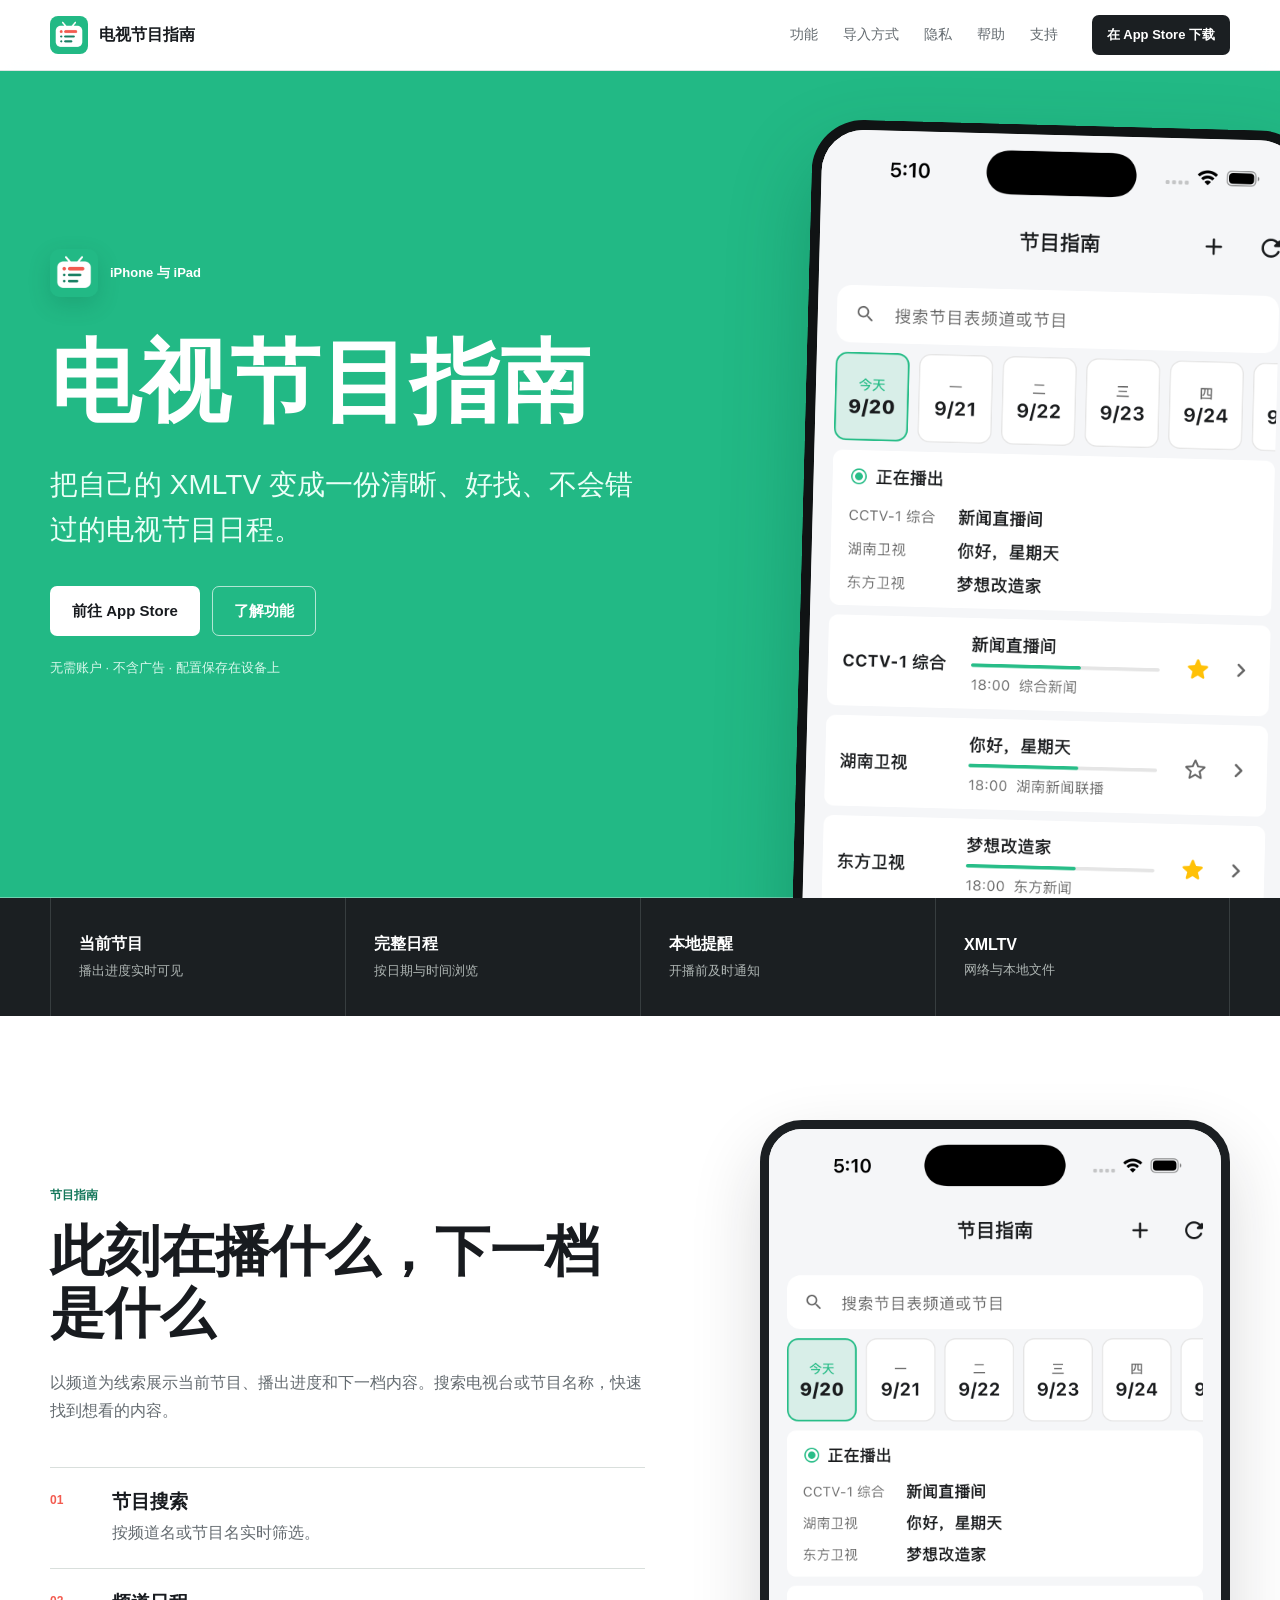
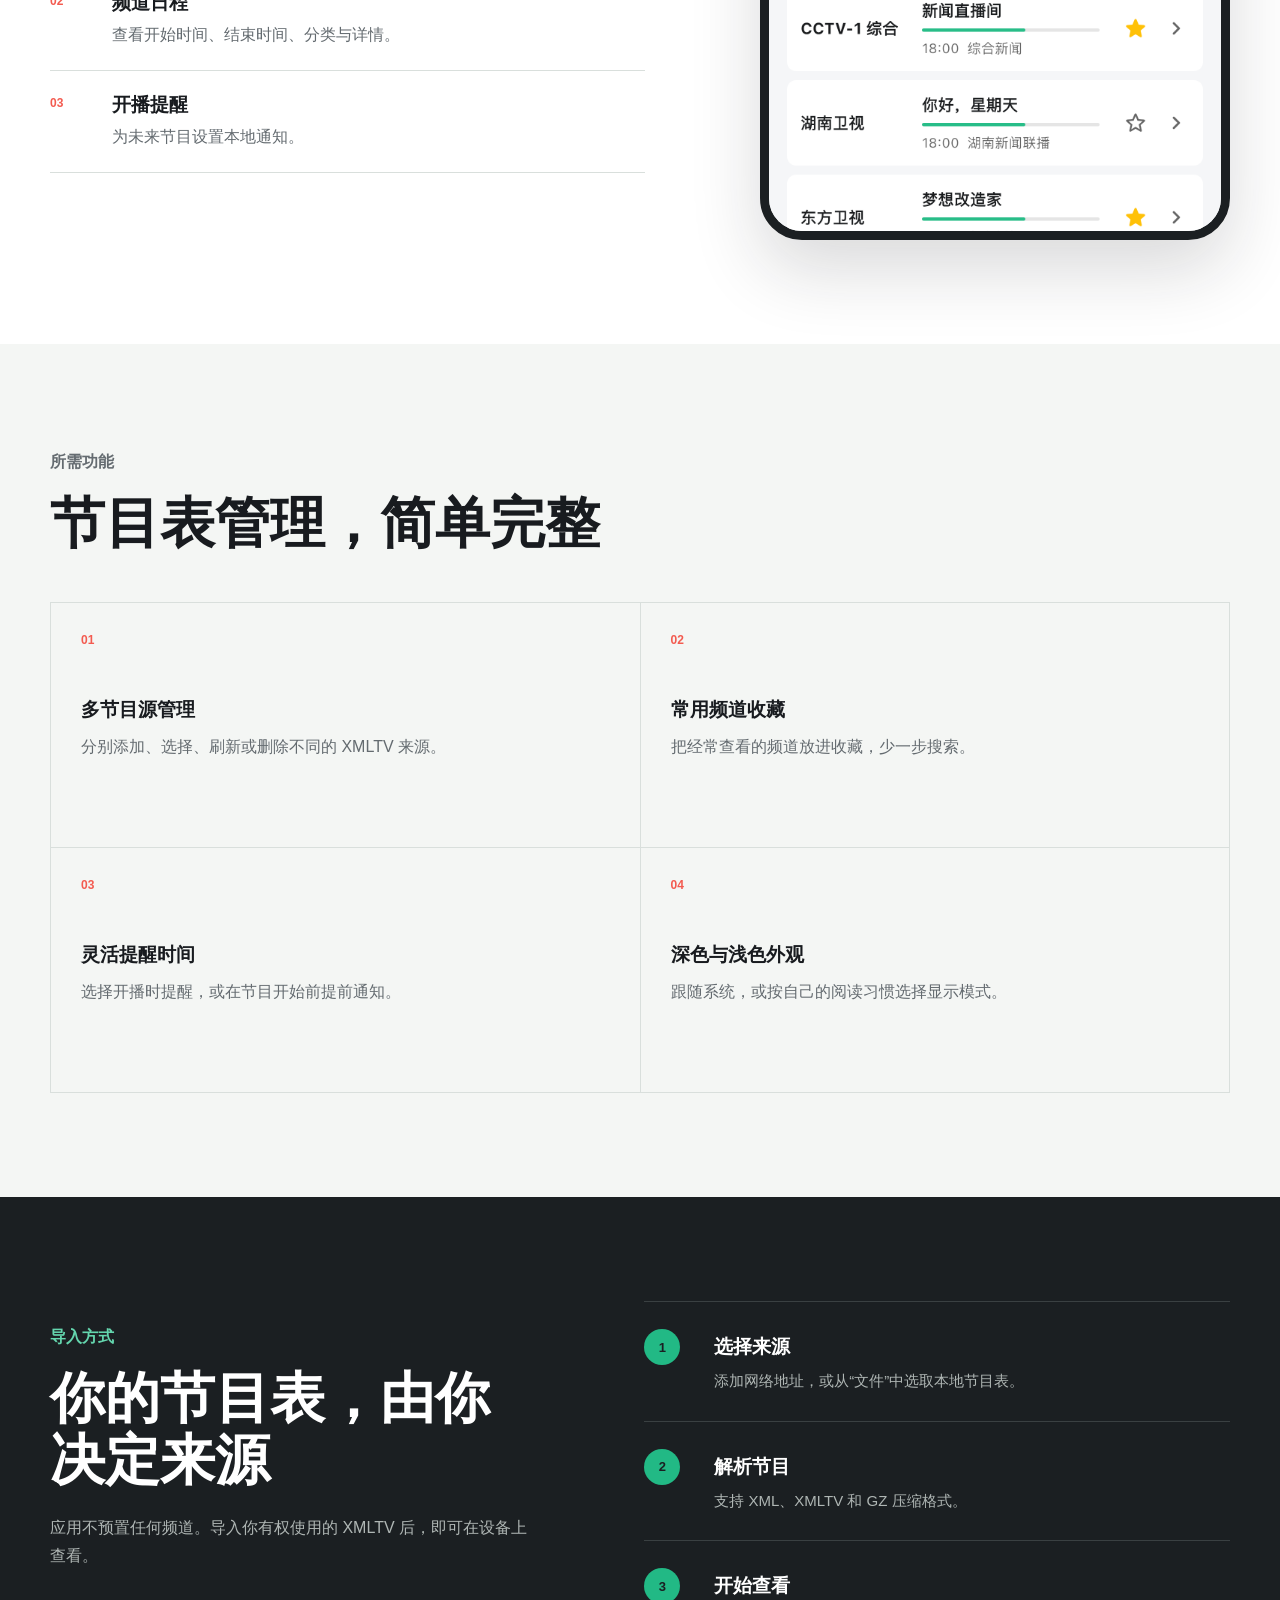
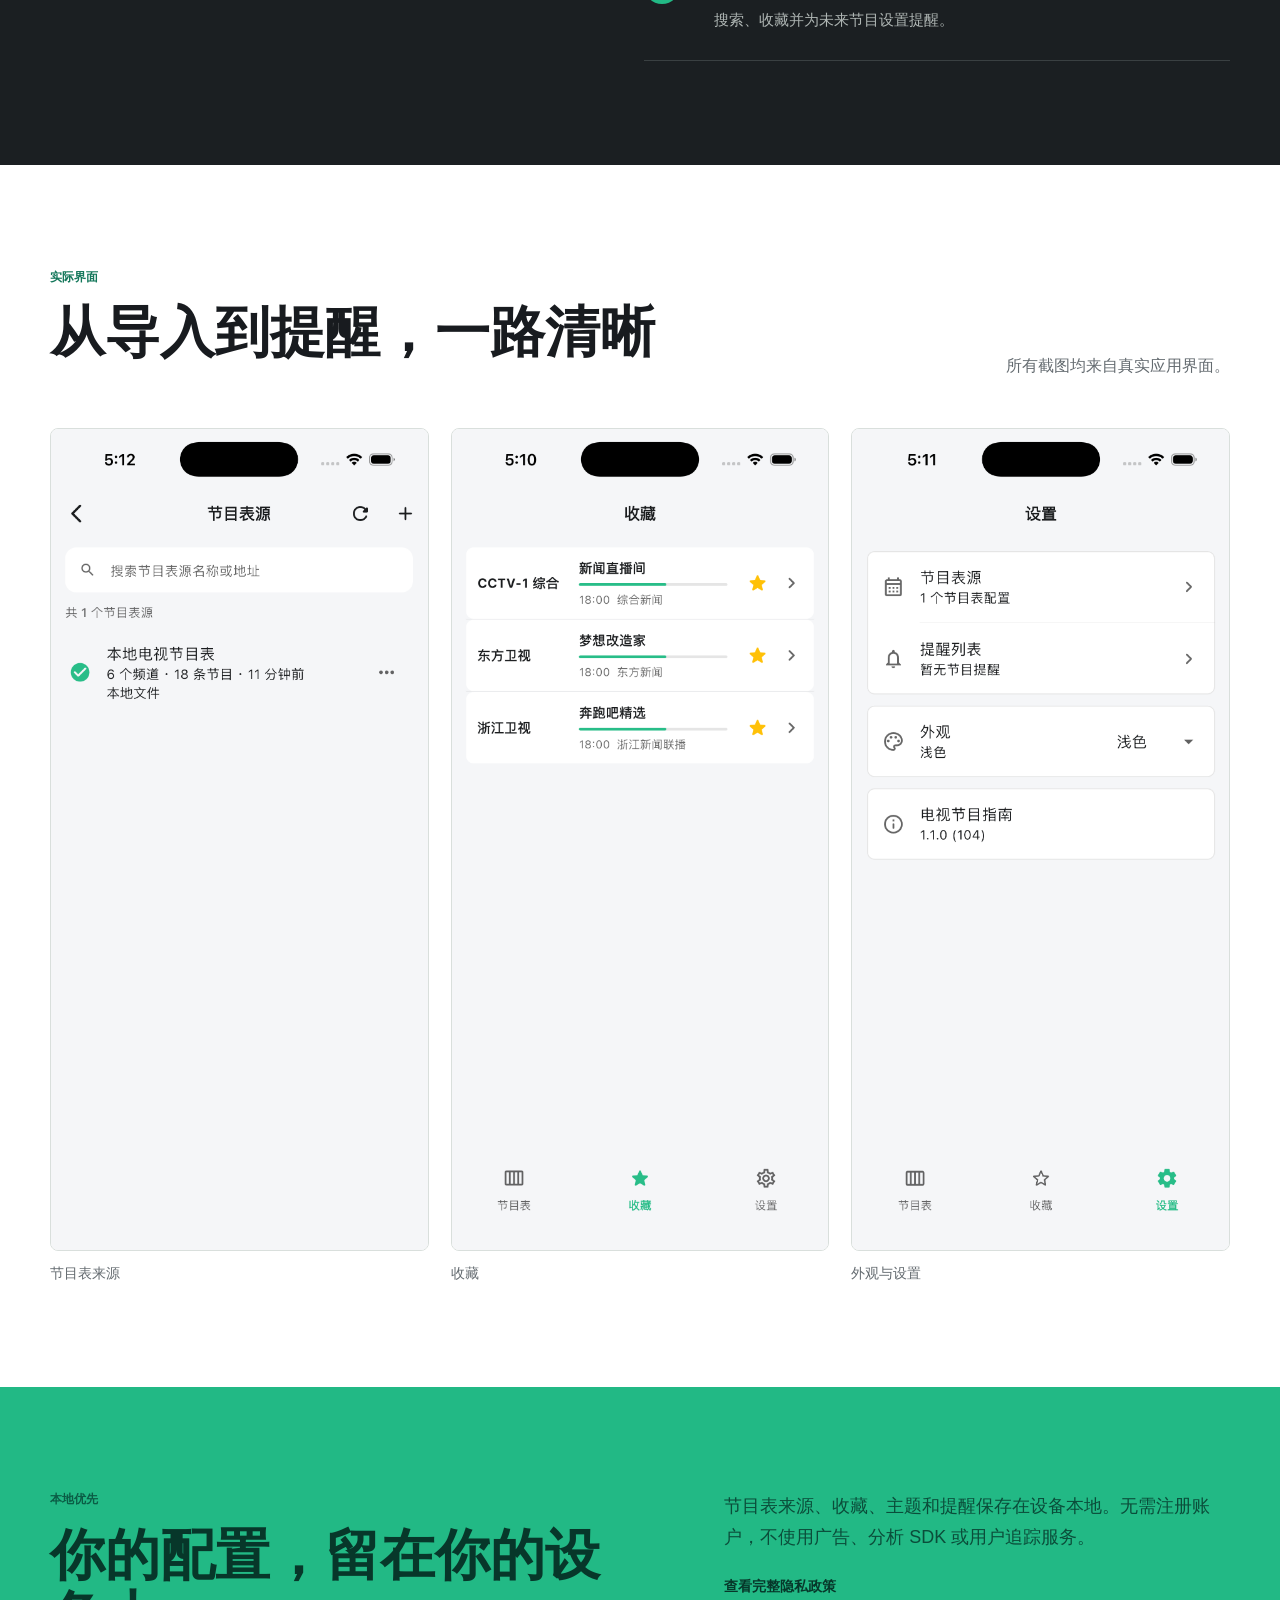
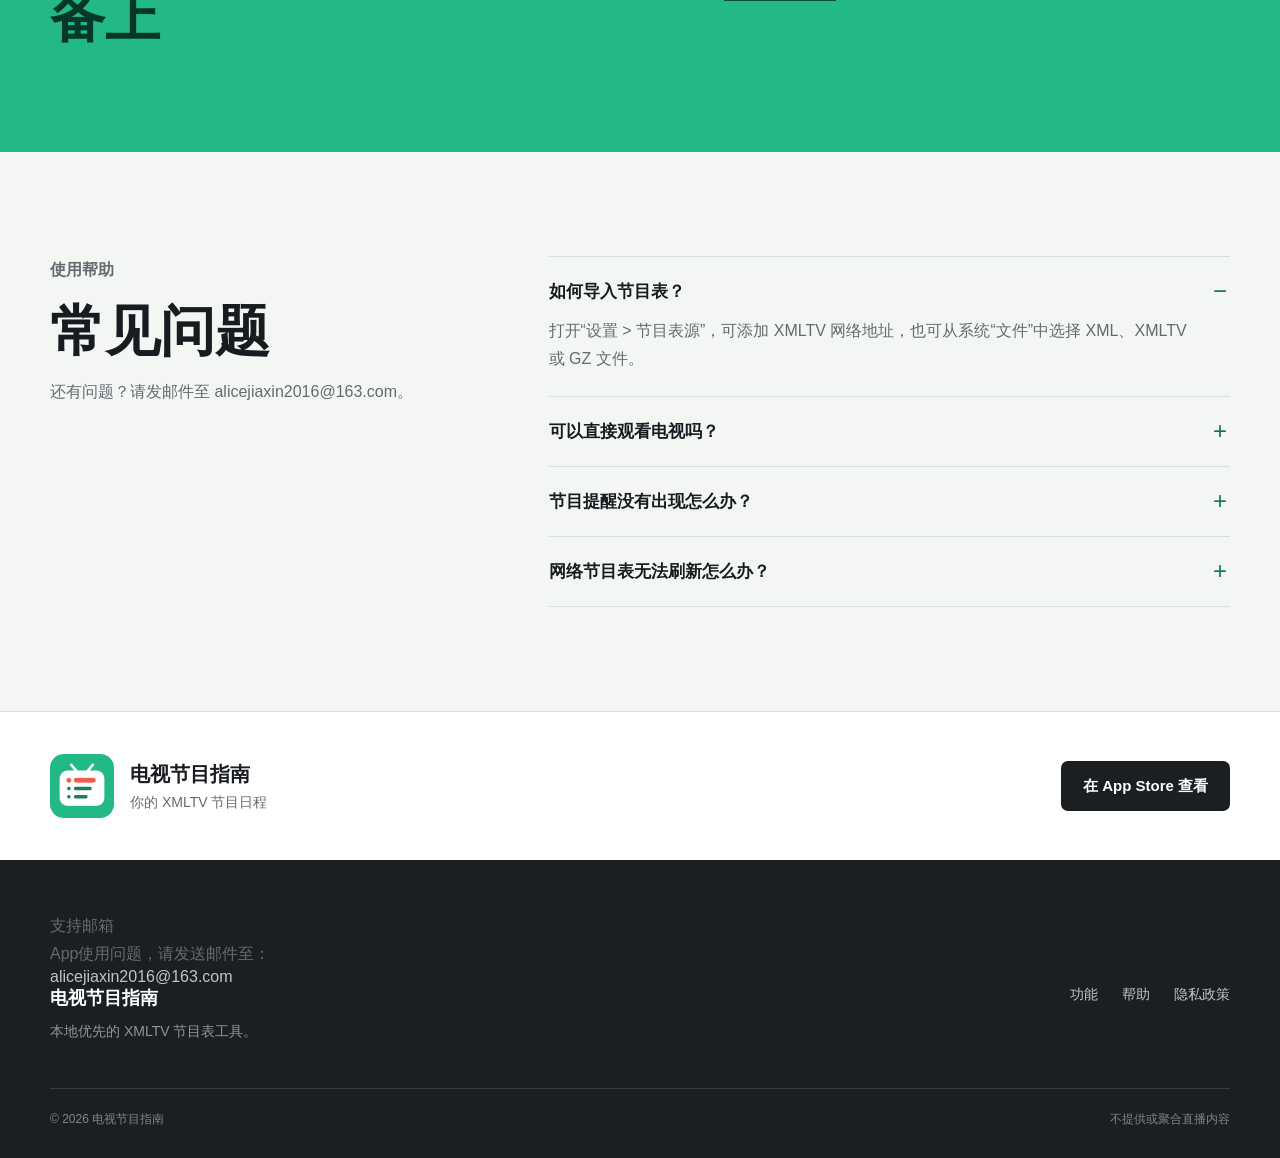
<file: website/index.html>
<!DOCTYPE html>
<html lang="zh-CN">
  <head>
    <meta charset="UTF-8" />
    <meta name="viewport" content="width=device-width, initial-scale=1.0" />
    <meta name="theme-color" content="#22b985" />
    <meta name="apple-mobile-web-app-capable" content="yes" />
    <meta name="apple-mobile-web-app-status-bar-style" content="default" />
    <title>电视节目指南 - 你的 XMLTV 节目日程</title>
    <meta
      name="description"
      content="电视节目指南是一款本地优先的 XMLTV 节目表工具，支持网络与本地导入、节目搜索、收藏和开播提醒。"
    />
    <link rel="icon" href="./assets/app-icon.png" />
    <link rel="stylesheet" href="./styles.css" />
  </head>
  <body>
    <header class="site-header">
      <nav class="container nav" aria-label="主导航">
        <a class="brand" href="#top" aria-label="电视节目指南首页">
          <img src="./assets/app-icon.png" alt="" />
          <span>电视节目指南</span>
        </a>
        <div class="nav-links">
          <a href="#features">功能</a>
          <a href="#workflow">导入方式</a>
          <a href="#privacy">隐私</a>
          <a href="#help">帮助</a>
          <a href="#support">支持</a>
        </div>
        <a class="nav-download" href="https://apps.apple.com/app/id6814102897" target="_blank" rel="noreferrer">在 App Store 下载</a>
      </nav>
    </header>

    <main id="top">
      <section class="hero" aria-labelledby="hero-title">
        <div class="hero-visual" aria-hidden="true">
          <img src="./assets/screenshot-guide.png?v=20260920-current" alt="" />
        </div>
        <div class="container hero-inner">
          <div class="hero-copy">
            <div class="product-mark">
              <img src="./assets/app-icon.png" alt="" />
              <span>iPhone 与 iPad</span>
            </div>
            <h1 id="hero-title">电视节目指南</h1>
            <p class="hero-lead">把自己的 XMLTV 变成一份清晰、好找、不会错过的电视节目日程。</p>
            <div class="hero-actions">
              <a class="button button-primary" href="https://apps.apple.com/app/id6814102897" target="_blank" rel="noreferrer">前往 App Store</a>
              <a class="button button-quiet" href="#features">了解功能</a>
            </div>
            <p class="hero-note">无需账户 · 不含广告 · 配置保存在设备上</p>
          </div>
        </div>
      </section>

      <section class="signal-strip" aria-label="产品特点">
        <div class="container signal-grid">
          <div><strong>当前节目</strong><span>播出进度实时可见</span></div>
          <div><strong>完整日程</strong><span>按日期与时间浏览</span></div>
          <div><strong>本地提醒</strong><span>开播前及时通知</span></div>
          <div><strong>XMLTV</strong><span>网络与本地文件</span></div>
        </div>
      </section>

      <section class="section guide-showcase" id="features">
        <div class="container showcase-layout">
          <div class="showcase-copy">
            <p class="eyebrow">节目指南</p>
            <h2>此刻在播什么，下一档是什么</h2>
            <p class="section-lead">以频道为线索展示当前节目、播出进度和下一档内容。搜索电视台或节目名称，快速找到想看的内容。</p>
            <div class="feature-lines">
              <div><span>01</span><div><h3>节目搜索</h3><p>按频道名或节目名实时筛选。</p></div></div>
              <div><span>02</span><div><h3>频道日程</h3><p>查看开始时间、结束时间、分类与详情。</p></div></div>
              <div><span>03</span><div><h3>开播提醒</h3><p>为未来节目设置本地通知。</p></div></div>
            </div>
          </div>
          <figure class="phone-shot">
            <img src="./assets/screenshot-guide.png?v=20260920-current" alt="电视节目指南的节目表主界面" />
          </figure>
        </div>
      </section>

      <section class="section feature-band" aria-labelledby="feature-title">
        <div class="container">
          <div class="section-heading">
            <p class="eyebrow">所需功能</p>
            <h2 id="feature-title">节目表管理，简单完整</h2>
          </div>
          <div class="capability-grid">
            <article><span class="capability-index">01</span><h3>多节目源管理</h3><p>分别添加、选择、刷新或删除不同的 XMLTV 来源。</p></article>
            <article><span class="capability-index">02</span><h3>常用频道收藏</h3><p>把经常查看的频道放进收藏，少一步搜索。</p></article>
            <article><span class="capability-index">03</span><h3>灵活提醒时间</h3><p>选择开播时提醒，或在节目开始前提前通知。</p></article>
            <article><span class="capability-index">04</span><h3>深色与浅色外观</h3><p>跟随系统，或按自己的阅读习惯选择显示模式。</p></article>
          </div>
        </div>
      </section>

      <section class="section workflow" id="workflow" aria-labelledby="workflow-title">
        <div class="container workflow-layout">
          <div class="workflow-heading">
            <p class="eyebrow">导入方式</p>
            <h2 id="workflow-title">你的节目表，由你决定来源</h2>
            <p>应用不预置任何频道。导入你有权使用的 XMLTV 后，即可在设备上查看。</p>
          </div>
          <ol class="workflow-steps">
            <li><span>1</span><div><strong>选择来源</strong><p>添加网络地址，或从“文件”中选取本地节目表。</p></div></li>
            <li><span>2</span><div><strong>解析节目</strong><p>支持 XML、XMLTV 和 GZ 压缩格式。</p></div></li>
            <li><span>3</span><div><strong>开始查看</strong><p>搜索、收藏并为未来节目设置提醒。</p></div></li>
          </ol>
        </div>
      </section>

      <section class="section gallery" aria-labelledby="gallery-title">
        <div class="container">
          <div class="section-heading gallery-heading">
            <div><p class="eyebrow">实际界面</p><h2 id="gallery-title">从导入到提醒，一路清晰</h2></div>
            <p>所有截图均来自真实应用界面。</p>
          </div>
          <div class="screenshot-grid">
            <figure><img src="./assets/screenshot-sources.png?v=20260920-current" alt="节目表来源管理界面" /><figcaption>节目表来源</figcaption></figure>
            <figure><img src="./assets/screenshot-favorites.png?v=20260920-current" alt="收藏的节目表频道界面" /><figcaption>收藏</figcaption></figure>
            <figure><img src="./assets/screenshot-settings.png?v=20260920-current" alt="应用设置界面" /><figcaption>外观与设置</figcaption></figure>
          </div>
        </div>
      </section>

      <section class="section privacy-band" id="privacy" aria-labelledby="privacy-title">
        <div class="container privacy-layout">
          <div>
            <p class="eyebrow">本地优先</p>
            <h2 id="privacy-title">你的配置，留在你的设备上</h2>
          </div>
          <div class="privacy-copy">
            <p>节目表来源、收藏、主题和提醒保存在设备本地。无需注册账户，不使用广告、分析 SDK 或用户追踪服务。</p>
            <a href="./privacy.html">查看完整隐私政策</a>
          </div>
        </div>
      </section>

      <section class="section help" id="help">
        <div class="container help-layout">
          <div class="section-heading">
            <p class="eyebrow">使用帮助</p>
            <h2>常见问题</h2>
            <p>还有问题？请发邮件至 <a href="mailto:alicejiaxin2016@163.com">alicejiaxin2016@163.com</a>。</p>
          </div>
          <div class="faq-list">
            <details open><summary>如何导入节目表？</summary><p>打开“设置 &gt; 节目表源”，可添加 XMLTV 网络地址，也可从系统“文件”中选择 XML、XMLTV 或 GZ 文件。</p></details>
            <details><summary>可以直接观看电视吗？</summary><p>不可以。本应用只管理和显示节目日程，不提供、聚合或播放频道与直播内容。</p></details>
            <details><summary>节目提醒没有出现怎么办？</summary><p>请在 iOS“设置 &gt; 通知 &gt; 电视节目指南”中允许通知，并确认节目尚未开始。</p></details>
            <details><summary>网络节目表无法刷新怎么办？</summary><p>请确认地址指向有效的 XMLTV 或 GZ 文件，并确认内容提供方允许访问。</p></details>
          </div>
        </div>
      </section>

      <section class="download-band" aria-label="下载电视节目指南">
        <div class="container download-layout">
          <div class="download-brand"><img src="./assets/app-icon.png" alt="" /><div><strong>电视节目指南</strong><span>你的 XMLTV 节目日程</span></div></div>
          <a class="button button-dark" href="https://apps.apple.com/app/id6814102897" target="_blank" rel="noreferrer">在 App Store 查看</a>
        </div>
      </section>
    </main>

    <footer class="footer">
      <div class="container footer-support" id="support">
        <p class="footer-support-label">支持邮箱</p>
        <p class="footer-support-copy">App使用问题，请发送邮件至：</p>
        <a class="footer-support-email" href="mailto:alicejiaxin2016@163.com">alicejiaxin2016@163.com</a>
      </div>
      <div class="container footer-main">
        <div><strong>电视节目指南</strong><p>本地优先的 XMLTV 节目表工具。</p></div>
        <div class="footer-links">
          <a href="#features">功能</a>
          <a href="#help">帮助</a>
          <a href="./privacy.html">隐私政策</a>
        </div>
      </div>
      <div class="container footer-meta"><span>© 2026 电视节目指南</span><span>不提供或聚合直播内容</span></div>
    </footer>
  </body>
</html>
</file>
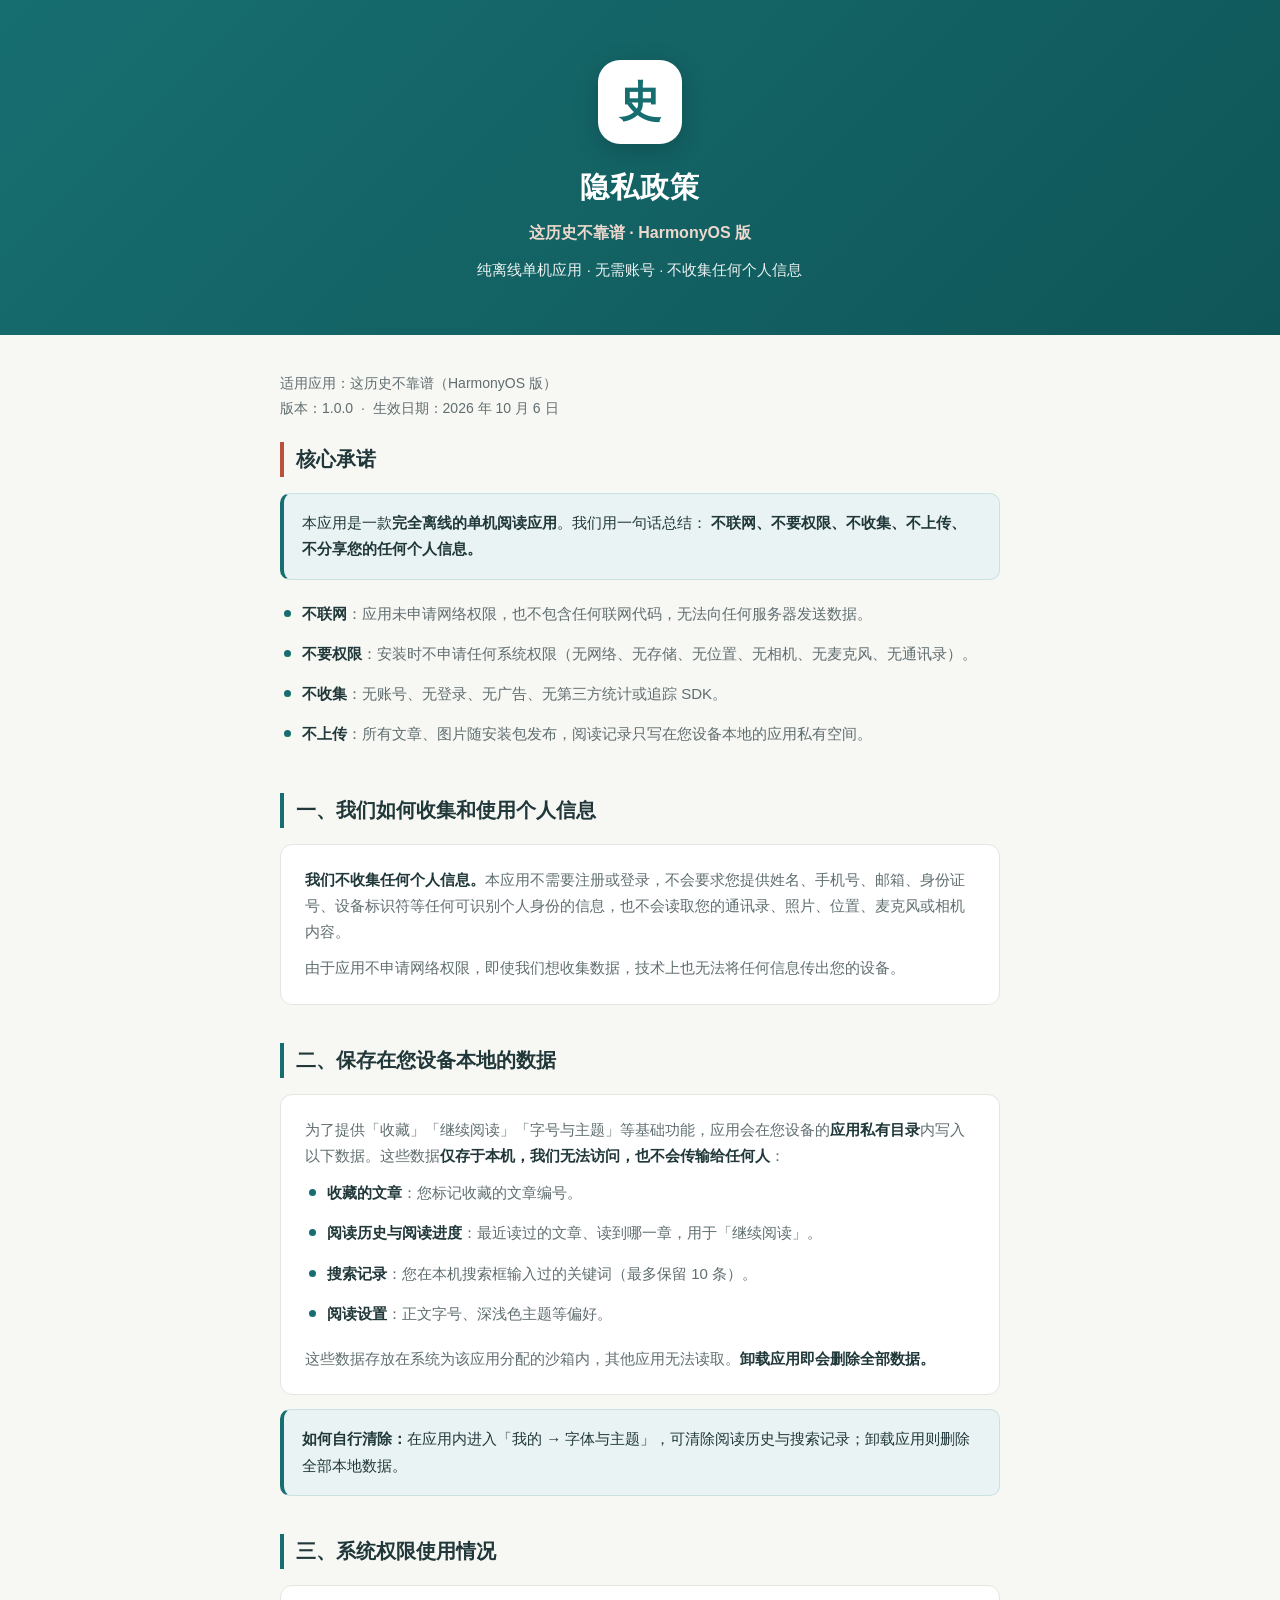
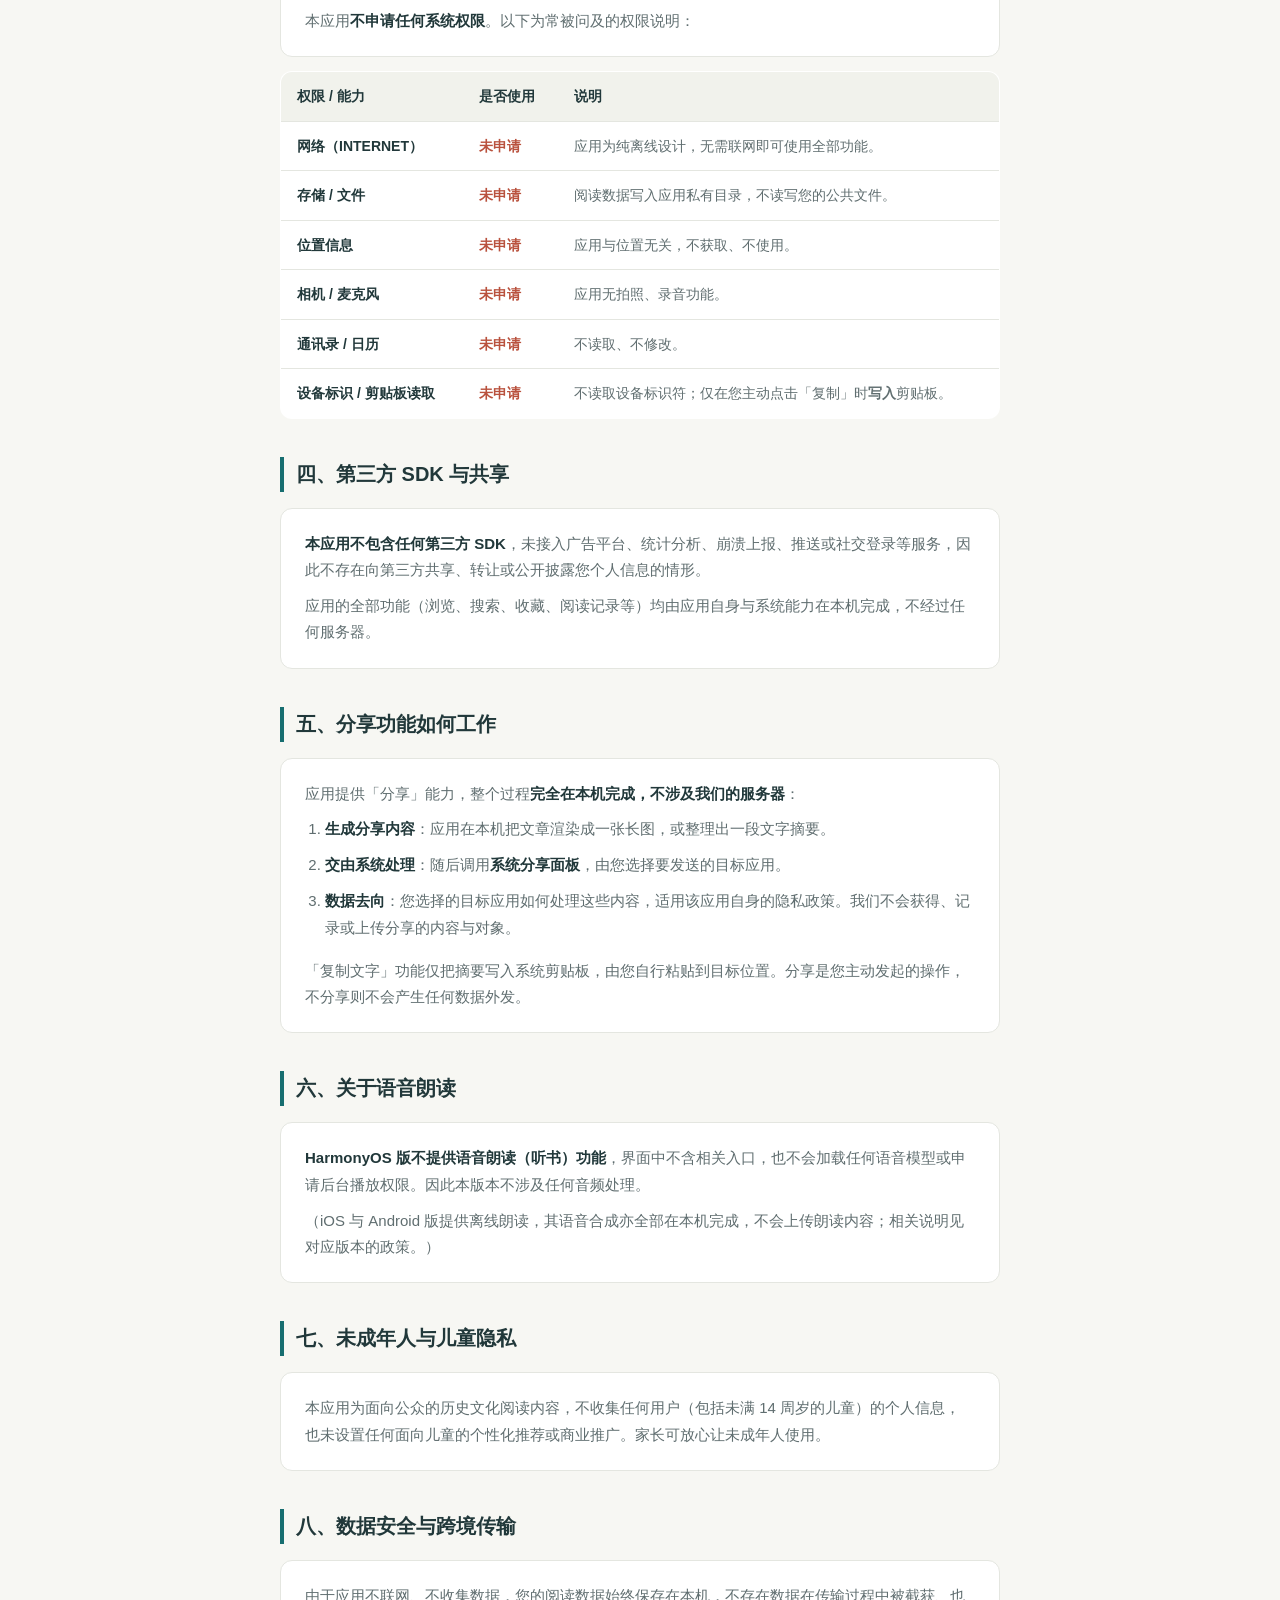
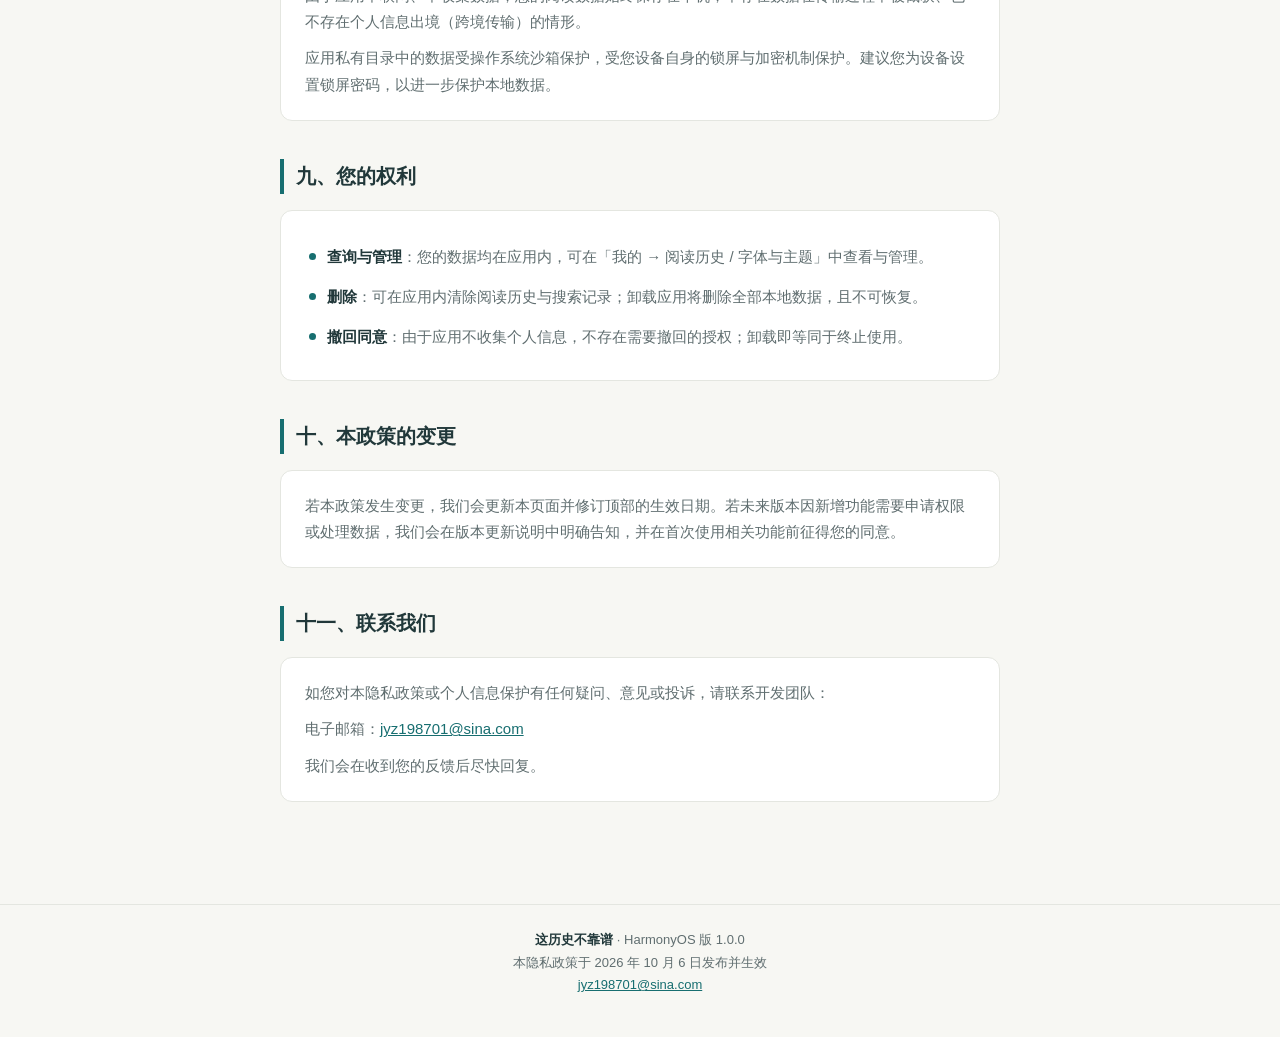
<file: huawei-privacy.html>
<!DOCTYPE html>
<html lang="zh-CN">
<head>
<meta charset="UTF-8">
<meta name="viewport" content="width=device-width, initial-scale=1.0">
<title>隐私政策 - 这历史不靠谱（HarmonyOS 版）</title>
<meta name="description" content="这历史不靠谱 HarmonyOS 版隐私政策：无需账号，不申请任何系统权限，不联网，不收集、不上传、不分享任何个人信息。">
<style>
  :root {
    --paper: #F7F7F3;
    --ink: #21383A;
    --teal: #176E70;
    --coral: #B9513D;
    --muted: #606E70;
    --card: #FFFFFF;
    --line: #E4E6E0;
  }
  * { margin: 0; padding: 0; box-sizing: border-box; }
  body {
    font-family: "PingFang SC", "Noto Sans SC", "Microsoft YaHei", -apple-system, sans-serif;
    background: var(--paper);
    color: var(--ink);
    line-height: 1.75;
  }
  .hero {
    background: linear-gradient(135deg, var(--teal) 0%, #0F5658 100%);
    color: #fff;
    padding: 60px 20px 52px;
    text-align: center;
  }
  .hero .icon {
    width: 84px; height: 84px; border-radius: 22px;
    background: #fff; margin: 0 auto 18px;
    display: flex; align-items: center; justify-content: center;
    font-size: 42px; font-weight: 800; color: var(--teal);
    box-shadow: 0 6px 24px rgba(0,0,0,.18);
  }
  .hero h1 { font-size: 29px; font-weight: 700; letter-spacing: 1px; }
  .hero p { margin-top: 10px; font-size: 15px; opacity: .92; }
  .hero .tagline { margin-top: 6px; font-size: 16px; font-weight: 600; color: #FFE3D6; }
  main { max-width: 760px; margin: 0 auto; padding: 36px 20px 64px; }
  section { margin-bottom: 38px; }
  h2 {
    font-size: 20px; font-weight: 700; margin-bottom: 16px;
    padding-left: 12px; border-left: 4px solid var(--teal);
  }
  h2.coral { border-left-color: var(--coral); }
  h3 { font-size: 16px; font-weight: 700; margin: 20px 0 8px; }
  .meta { font-size: 14px; color: var(--muted); margin-bottom: 22px; }
  .card {
    background: var(--card); border: 1px solid var(--line);
    border-radius: 12px; padding: 22px 24px; margin-bottom: 14px;
  }
  .card p { font-size: 15px; color: var(--muted); }
  .card p + p { margin-top: 10px; }
  .card b, .card strong { color: var(--ink); }
  ul.plain { list-style: none; margin: 4px 0 0; }
  ul.plain li {
    font-size: 15px; color: var(--muted); padding: 7px 0 7px 22px; position: relative;
  }
  ul.plain li::before {
    content: ""; position: absolute; left: 4px; top: 16px;
    width: 7px; height: 7px; border-radius: 50%; background: var(--teal);
  }
  ul.plain li b { color: var(--ink); }
  ol.steps { margin: 4px 0 0 20px; }
  ol.steps li { font-size: 15px; color: var(--muted); padding: 5px 0; }
  ol.steps li b { color: var(--ink); }
  .note {
    background: #EAF3F3; border: 1px solid #CBE0E0; border-left: 4px solid var(--teal);
    border-radius: 10px; padding: 16px 18px; font-size: 15px; margin-bottom: 14px;
  }
  .note.warn { background: #FBF0EC; border-color: #EDD3C9; border-left-color: var(--coral); }
  table {
    width: 100%; border-collapse: collapse; background: var(--card);
    border: 1px solid var(--line); border-radius: 12px; overflow: hidden;
  }
  th, td {
    text-align: left; padding: 12px 16px; font-size: 14px;
    border-bottom: 1px solid var(--line); vertical-align: top;
  }
  th { background: #F1F2EC; color: var(--ink); font-weight: 700; white-space: nowrap; }
  td { color: var(--muted); }
  td b { color: var(--ink); }
  tr:last-child td { border-bottom: none; }
  .yes { color: var(--teal); font-weight: 700; }
  .no { color: var(--coral); font-weight: 700; }
  a { color: var(--teal); }
  footer {
    text-align: center; font-size: 13px; color: var(--muted);
    padding: 24px 20px 40px; border-top: 1px solid var(--line);
  }
  footer strong { color: var(--ink); }
  @media (max-width: 480px) {
    .hero { padding: 46px 16px 42px; }
    .hero h1 { font-size: 25px; }
    main { padding: 28px 16px 48px; }
    th, td { padding: 10px 12px; font-size: 13px; }
  }
</style>
</head>
<body>

<header class="hero">
  <div class="icon">史</div>
  <h1>隐私政策</h1>
  <p class="tagline">这历史不靠谱 · HarmonyOS 版</p>
  <p>纯离线单机应用 · 无需账号 · 不收集任何个人信息</p>
</header>

<main>

  <p class="meta">
    适用应用：这历史不靠谱（HarmonyOS 版）<br>
    版本：1.0.0 &nbsp;·&nbsp; 生效日期：2026 年 10 月 6 日
  </p>

  <section>
    <h2 class="coral">核心承诺</h2>
    <div class="note">
      本应用是一款<strong>完全离线的单机阅读应用</strong>。我们用一句话总结：
      <strong>不联网、不要权限、不收集、不上传、不分享您的任何个人信息。</strong>
    </div>
    <ul class="plain">
      <li><b>不联网</b>：应用未申请网络权限，也不包含任何联网代码，无法向任何服务器发送数据。</li>
      <li><b>不要权限</b>：安装时不申请任何系统权限（无网络、无存储、无位置、无相机、无麦克风、无通讯录）。</li>
      <li><b>不收集</b>：无账号、无登录、无广告、无第三方统计或追踪 SDK。</li>
      <li><b>不上传</b>：所有文章、图片随安装包发布，阅读记录只写在您设备本地的应用私有空间。</li>
    </ul>
  </section>

  <section>
    <h2>一、我们如何收集和使用个人信息</h2>
    <div class="card">
      <p><b>我们不收集任何个人信息。</b>本应用不需要注册或登录，不会要求您提供姓名、手机号、邮箱、身份证号、设备标识符等任何可识别个人身份的信息，也不会读取您的通讯录、照片、位置、麦克风或相机内容。</p>
      <p>由于应用不申请网络权限，即使我们想收集数据，技术上也无法将任何信息传出您的设备。</p>
    </div>
  </section>

  <section>
    <h2>二、保存在您设备本地的数据</h2>
    <div class="card">
      <p>为了提供「收藏」「继续阅读」「字号与主题」等基础功能，应用会在您设备的<strong>应用私有目录</strong>内写入以下数据。这些数据<strong>仅存于本机，我们无法访问，也不会传输给任何人</strong>：</p>
      <ul class="plain">
        <li><b>收藏的文章</b>：您标记收藏的文章编号。</li>
        <li><b>阅读历史与阅读进度</b>：最近读过的文章、读到哪一章，用于「继续阅读」。</li>
        <li><b>搜索记录</b>：您在本机搜索框输入过的关键词（最多保留 10 条）。</li>
        <li><b>阅读设置</b>：正文字号、深浅色主题等偏好。</li>
      </ul>
      <p style="margin-top:12px">这些数据存放在系统为该应用分配的沙箱内，其他应用无法读取。<b>卸载应用即会删除全部数据。</b></p>
    </div>
    <div class="note">
      <strong>如何自行清除：</strong>在应用内进入「我的 → 字体与主题」，可清除阅读历史与搜索记录；卸载应用则删除全部本地数据。
    </div>
  </section>

  <section>
    <h2>三、系统权限使用情况</h2>
    <div class="card">
      <p>本应用<strong>不申请任何系统权限</strong>。以下为常被问及的权限说明：</p>
    </div>
    <table>
      <thead>
        <tr><th>权限 / 能力</th><th>是否使用</th><th>说明</th></tr>
      </thead>
      <tbody>
        <tr><td><b>网络（INTERNET）</b></td><td class="no">未申请</td><td>应用为纯离线设计，无需联网即可使用全部功能。</td></tr>
        <tr><td><b>存储 / 文件</b></td><td class="no">未申请</td><td>阅读数据写入应用私有目录，不读写您的公共文件。</td></tr>
        <tr><td><b>位置信息</b></td><td class="no">未申请</td><td>应用与位置无关，不获取、不使用。</td></tr>
        <tr><td><b>相机 / 麦克风</b></td><td class="no">未申请</td><td>应用无拍照、录音功能。</td></tr>
        <tr><td><b>通讯录 / 日历</b></td><td class="no">未申请</td><td>不读取、不修改。</td></tr>
        <tr><td><b>设备标识 / 剪贴板读取</b></td><td class="no">未申请</td><td>不读取设备标识符；仅在您主动点击「复制」时<strong>写入</strong>剪贴板。</td></tr>
      </tbody>
    </table>
  </section>

  <section>
    <h2>四、第三方 SDK 与共享</h2>
    <div class="card">
      <p><b>本应用不包含任何第三方 SDK</b>，未接入广告平台、统计分析、崩溃上报、推送或社交登录等服务，因此不存在向第三方共享、转让或公开披露您个人信息的情形。</p>
      <p>应用的全部功能（浏览、搜索、收藏、阅读记录等）均由应用自身与系统能力在本机完成，不经过任何服务器。</p>
    </div>
  </section>

  <section>
    <h2>五、分享功能如何工作</h2>
    <div class="card">
      <p>应用提供「分享」能力，整个过程<strong>完全在本机完成，不涉及我们的服务器</strong>：</p>
      <ol class="steps">
        <li><b>生成分享内容</b>：应用在本机把文章渲染成一张长图，或整理出一段文字摘要。</li>
        <li><b>交由系统处理</b>：随后调用<strong>系统分享面板</strong>，由您选择要发送的目标应用。</li>
        <li><b>数据去向</b>：您选择的目标应用如何处理这些内容，适用该应用自身的隐私政策。我们不会获得、记录或上传分享的内容与对象。</li>
      </ol>
      <p style="margin-top:12px">「复制文字」功能仅把摘要写入系统剪贴板，由您自行粘贴到目标位置。分享是您主动发起的操作，不分享则不会产生任何数据外发。</p>
    </div>
  </section>

  <section>
    <h2>六、关于语音朗读</h2>
    <div class="card">
      <p><b>HarmonyOS 版不提供语音朗读（听书）功能</b>，界面中不含相关入口，也不会加载任何语音模型或申请后台播放权限。因此本版本不涉及任何音频处理。</p>
      <p>（iOS 与 Android 版提供离线朗读，其语音合成亦全部在本机完成，不会上传朗读内容；相关说明见对应版本的政策。）</p>
    </div>
  </section>

  <section>
    <h2>七、未成年人与儿童隐私</h2>
    <div class="card">
      <p>本应用为面向公众的历史文化阅读内容，不收集任何用户（包括未满 14 周岁的儿童）的个人信息，也未设置任何面向儿童的个性化推荐或商业推广。家长可放心让未成年人使用。</p>
    </div>
  </section>

  <section>
    <h2>八、数据安全与跨境传输</h2>
    <div class="card">
      <p>由于应用不联网、不收集数据，您的阅读数据始终保存在本机，不存在数据在传输过程中被截获、也不存在个人信息出境（跨境传输）的情形。</p>
      <p>应用私有目录中的数据受操作系统沙箱保护，受您设备自身的锁屏与加密机制保护。建议您为设备设置锁屏密码，以进一步保护本地数据。</p>
    </div>
  </section>

  <section>
    <h2>九、您的权利</h2>
    <div class="card">
      <ul class="plain">
        <li><b>查询与管理</b>：您的数据均在应用内，可在「我的 → 阅读历史 / 字体与主题」中查看与管理。</li>
        <li><b>删除</b>：可在应用内清除阅读历史与搜索记录；卸载应用将删除全部本地数据，且不可恢复。</li>
        <li><b>撤回同意</b>：由于应用不收集个人信息，不存在需要撤回的授权；卸载即等同于终止使用。</li>
      </ul>
    </div>
  </section>

  <section>
    <h2>十、本政策的变更</h2>
    <div class="card">
      <p>若本政策发生变更，我们会更新本页面并修订顶部的生效日期。若未来版本因新增功能需要申请权限或处理数据，我们会在版本更新说明中明确告知，并在首次使用相关功能前征得您的同意。</p>
    </div>
  </section>

  <section>
    <h2>十一、联系我们</h2>
    <div class="card">
      <p>如您对本隐私政策或个人信息保护有任何疑问、意见或投诉，请联系开发团队：</p>
      <p style="margin-top:10px">电子邮箱：<a href="mailto:jyz198701@sina.com">jyz198701@sina.com</a></p>
      <p>我们会在收到您的反馈后尽快回复。</p>
    </div>
  </section>

  <!-- 若华为应用市场要求展示备案号，请在此处补充，例如：
  <section>
    <h2>十二、应用备案信息</h2>
    <div class="card"><p>备案号：京ICP备XXXXXXXX号-XXA</p></div>
  </section>
  -->

</main>

<footer>
  <strong>这历史不靠谱</strong> · HarmonyOS 版 1.0.0<br>
  本隐私政策于 2026 年 10 月 6 日发布并生效<br>
  <a href="mailto:jyz198701@sina.com">jyz198701@sina.com</a>
</footer>

</body>
</html>
</file>
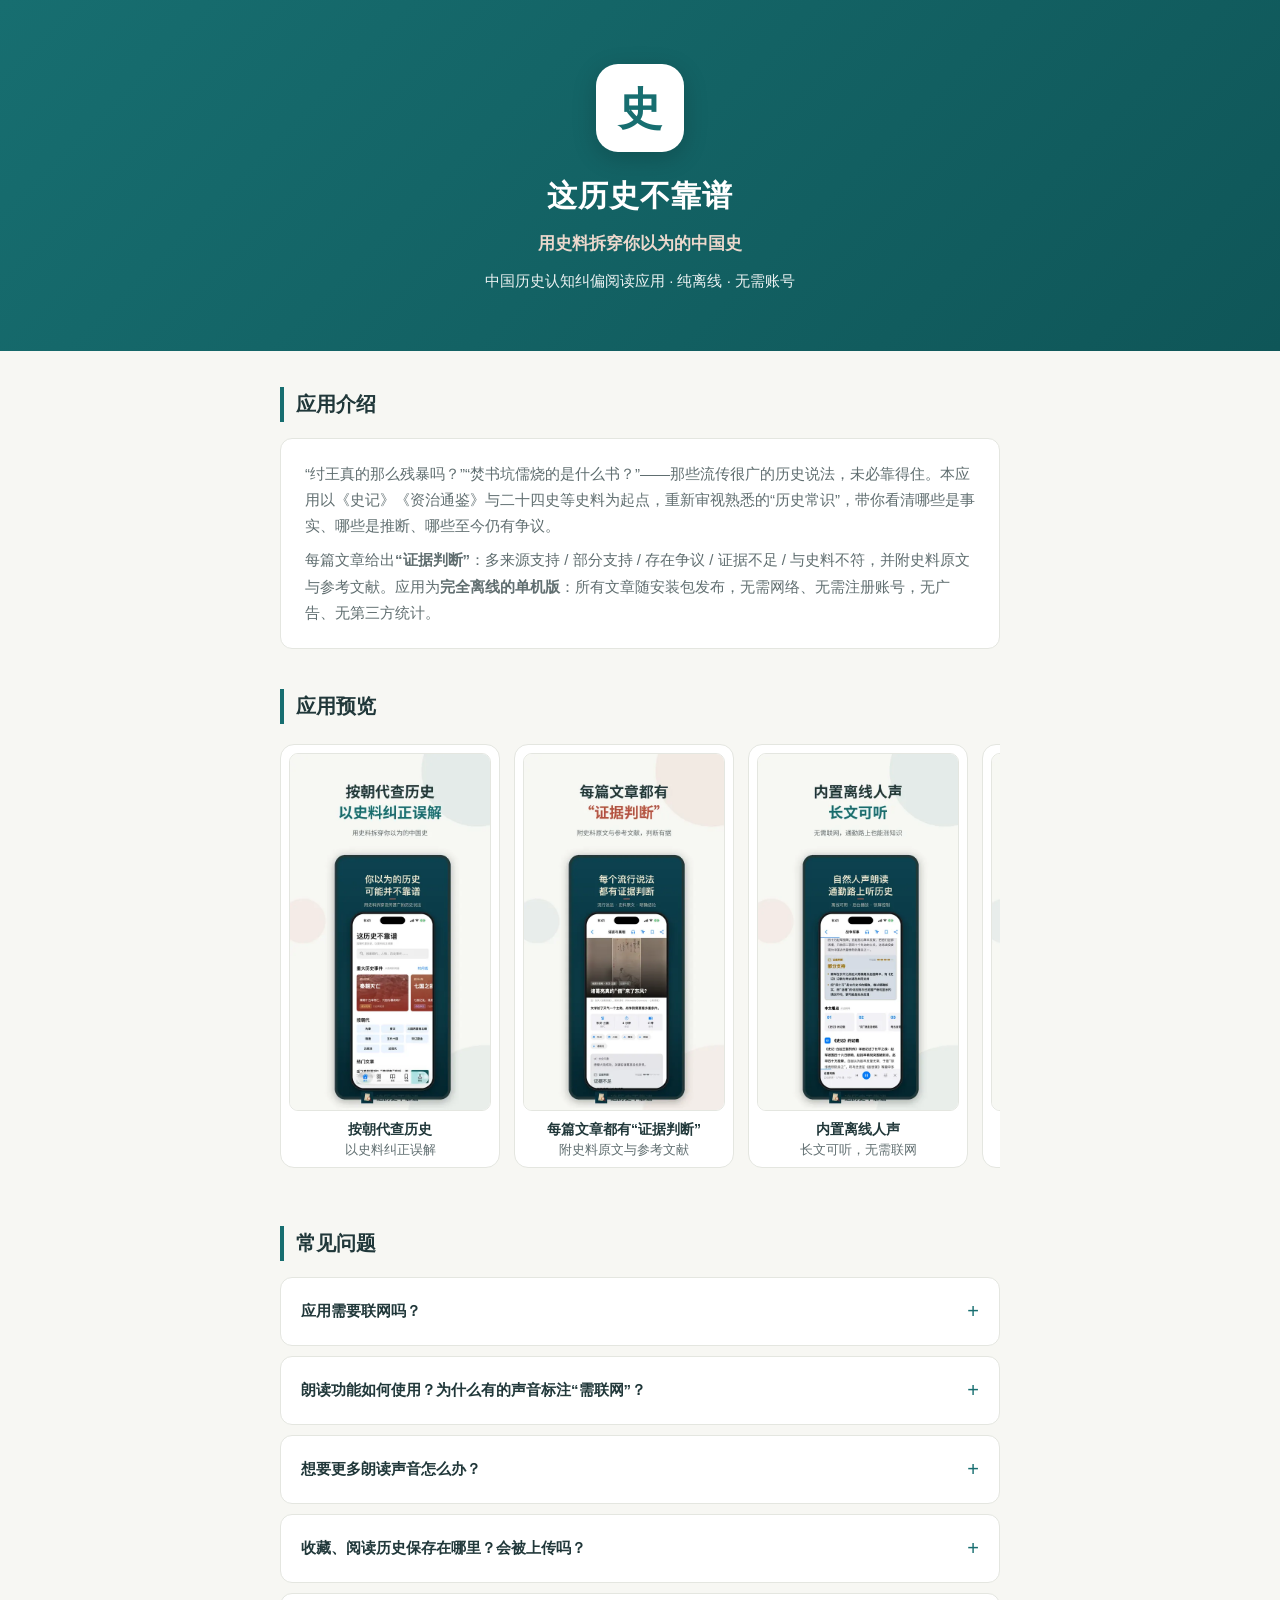
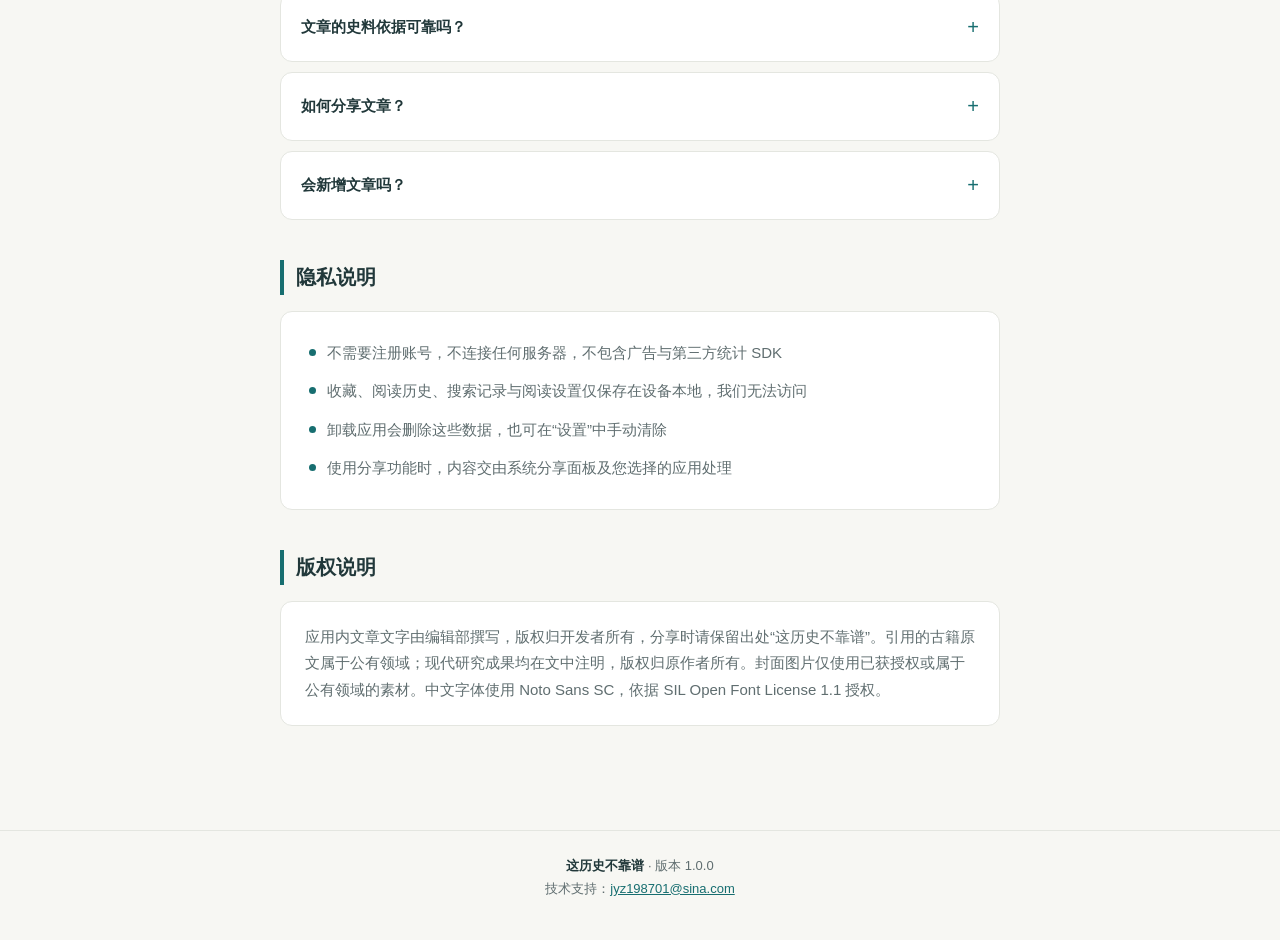
<file: huawei-support.html>
<!DOCTYPE html>
<html lang="zh-CN">
<head>
<meta charset="UTF-8">
<meta name="viewport" content="width=device-width, initial-scale=1.0">
<title>这历史不靠谱 - 应用支持</title>
<meta name="description" content="这历史不靠谱：用史料拆穿你以为的中国史。应用支持页面：应用预览、常见问题与隐私说明。">
<style>
  :root {
    --paper: #F7F7F3;
    --ink: #21383A;
    --teal: #176E70;
    --coral: #B9513D;
    --muted: #606E70;
    --card: #FFFFFF;
    --line: #E4E6E0;
  }
  * { margin: 0; padding: 0; box-sizing: border-box; }
  body {
    font-family: "PingFang SC", "Noto Sans SC", "Microsoft YaHei", -apple-system, sans-serif;
    background: var(--paper);
    color: var(--ink);
    line-height: 1.75;
  }
  .hero {
    background: linear-gradient(135deg, var(--teal) 0%, #0F5658 100%);
    color: #fff;
    padding: 64px 20px 56px;
    text-align: center;
  }
  .hero .icon {
    width: 88px; height: 88px; border-radius: 22px;
    background: #fff; margin: 0 auto 18px;
    display: flex; align-items: center; justify-content: center;
    font-size: 44px; font-weight: 800; color: var(--teal);
    box-shadow: 0 6px 24px rgba(0,0,0,.18);
  }
  .hero h1 { font-size: 30px; font-weight: 700; letter-spacing: 1px; }
  .hero p { margin-top: 10px; font-size: 15px; opacity: .92; }
  .hero .tagline { margin-top: 6px; font-size: 17px; font-weight: 600; color: #FFE3D6; }
  main { max-width: 760px; margin: 0 auto; padding: 36px 20px 64px; }
  section { margin-bottom: 40px; }
  h2 {
    font-size: 20px; font-weight: 700; margin-bottom: 16px;
    padding-left: 12px; border-left: 4px solid var(--teal);
  }
  h2.coral { border-left-color: var(--coral); }
  .card {
    background: var(--card); border: 1px solid var(--line);
    border-radius: 12px; padding: 22px 24px; margin-bottom: 14px;
  }
  .card h3 { font-size: 16px; font-weight: 700; margin-bottom: 8px; color: var(--ink); }
  .card p { font-size: 15px; color: var(--muted); }
  .card p + p { margin-top: 8px; }
  details {
    background: var(--card); border: 1px solid var(--line);
    border-radius: 12px; padding: 16px 20px; margin-bottom: 10px;
  }
  details summary {
    font-size: 15px; font-weight: 600; cursor: pointer; color: var(--ink);
    list-style: none; display: flex; justify-content: space-between; align-items: center;
  }
  details summary::after { content: "+"; font-size: 20px; color: var(--teal); font-weight: 400; }
  details[open] summary::after { content: "−"; }
  details p { margin-top: 10px; font-size: 15px; color: var(--muted); }
  ul.plain { list-style: none; }
  ul.plain li {
    font-size: 15px; color: var(--muted); padding: 6px 0 6px 22px; position: relative;
  }
  ul.plain li::before {
    content: ""; position: absolute; left: 4px; top: 15px;
    width: 7px; height: 7px; border-radius: 50%; background: var(--teal);
  }
  .shots {
    display: flex; gap: 14px; overflow-x: auto;
    padding: 4px 4px 18px; scroll-snap-type: x mandatory;
    -webkit-overflow-scrolling: touch;
  }
  .shots::-webkit-scrollbar { height: 8px; }
  .shots::-webkit-scrollbar-thumb { background: #D8DBD4; border-radius: 4px; }
  .shot {
    flex: 0 0 220px; scroll-snap-align: start; cursor: zoom-in;
    background: var(--card); border: 1px solid var(--line);
    border-radius: 14px; padding: 8px; text-align: center;
  }
  .shot img {
    width: 100%; display: block; border-radius: 9px;
    border: 1px solid var(--line);
  }
  .shot figcaption { font-size: 13px; color: var(--muted); margin-top: 8px; line-height: 1.5; }
  .shot b { color: var(--ink); display: block; font-size: 14px; }
  #lightbox {
    display: none; position: fixed; inset: 0; z-index: 99;
    background: rgba(20, 30, 31, .88);
    align-items: center; justify-content: center; cursor: zoom-out;
  }
  #lightbox.show { display: flex; }
  #lightbox img { max-width: 92vw; max-height: 94vh; border-radius: 12px; }
  footer {
    text-align: center; font-size: 13px; color: var(--muted);
    padding: 24px 20px 40px; border-top: 1px solid var(--line);
  }
  footer strong { color: var(--ink); }
  @media (max-width: 480px) {
    .hero { padding: 48px 16px 44px; }
    .hero h1 { font-size: 26px; }
    main { padding: 28px 16px 48px; }
  }
</style>
</head>
<body>

<header class="hero">
  <div class="icon">史</div>
  <h1>这历史不靠谱</h1>
  <p class="tagline">用史料拆穿你以为的中国史</p>
  <p>中国历史认知纠偏阅读应用 · 纯离线 · 无需账号</p>
</header>

<main>

  <section>
    <h2>应用介绍</h2>
    <div class="card">
      <p>“纣王真的那么残暴吗？”“焚书坑儒烧的是什么书？”——那些流传很广的历史说法，未必靠得住。本应用以《史记》《资治通鉴》与二十四史等史料为起点，重新审视熟悉的“历史常识”，带你看清哪些是事实、哪些是推断、哪些至今仍有争议。</p>
      <p>每篇文章给出<b>“证据判断”</b>：多来源支持 / 部分支持 / 存在争议 / 证据不足 / 与史料不符，并附史料原文与参考文献。应用为<b>完全离线的单机版</b>：所有文章随安装包发布，无需网络、无需注册账号，无广告、无第三方统计。</p>
    </div>
  </section>

  <section>
    <h2>应用预览</h2>
    <div class="shots">
      <figure class="shot"><img id="shot-1" alt="首页：按朝代查历史" onclick="lb(this)"><figcaption><b>按朝代查历史</b>以史料纠正误解</figcaption></figure>
      <figure class="shot"><img id="shot-2" alt="文章页：证据判断" onclick="lb(this)"><figcaption><b>每篇文章都有“证据判断”</b>附史料原文与参考文献</figcaption></figure>
      <figure class="shot"><img id="shot-3" alt="朗读：离线人声" onclick="lb(this)"><figcaption><b>内置离线人声</b>长文可听，无需联网</figcaption></figure>
      <figure class="shot"><img id="shot-4" alt="历史事件时间线" onclick="lb(this)"><figcaption><b>重大历史事件</b>时间线纵览，从西周到清</figcaption></figure>
      <figure class="shot"><img id="shot-5" alt="收藏与阅读历史" onclick="lb(this)"><figcaption><b>收藏与阅读历史</b>仅保存在本机</figcaption></figure>
    </div>
  </section>

  <section>
    <h2>常见问题</h2>

    <details>
      <summary>应用需要联网吗？</summary>
      <p>不需要。所有文章、图片与朗读人声均内置在安装包中，飞行模式下可完整使用全部功能。应用不申请网络权限，不连接任何服务器。</p>
    </details>

    <details>
      <summary>朗读功能如何使用？为什么有的声音标注“需联网”？</summary>
      <p>打开任意文章，点击底部的“听”按钮即可开始朗读。应用内置了离线“自然人声”；列表中标注“需联网”的声音来自系统自带的文字转语音引擎，属于系统提供的服务，应用本身不发起网络请求。朗读设置中离线声音排在最前。</p>
    </details>

    <details>
      <summary>想要更多朗读声音怎么办？</summary>
      <p>iOS / 鸿蒙设备：打开系统“设置 &gt; 辅助功能 &gt; 朗读内容 &gt; 声音”，下载标有“增强”或“高品质”的中文语音，回到应用即可选择。安卓设备：在“设置 &gt; 辅助功能 &gt; 文字转语音输出”中选择或更新语音引擎。</p>
    </details>

    <details>
      <summary>收藏、阅读历史保存在哪里？会被上传吗？</summary>
      <p>仅保存在您的设备本地，开发者无法访问。卸载应用即删除全部数据；也可以在“设置”中手动清除。</p>
    </details>

    <details>
      <summary>文章的史料依据可靠吗？</summary>
      <p>史料主要来自《史记》《资治通鉴》与二十四史（清代依据《清史稿》《清实录》及相关档案）。每篇文章均列出“史料与参考文献”，欢迎对照原文自行思考。发现错误请通过上方邮箱告诉我们。</p>
    </details>

    <details>
      <summary>如何分享文章？</summary>
      <p>文章页右上角点击分享：可生成精美长图、分享文字摘要，或复制到剪贴板后粘贴到微信等应用。分享内容由系统分享面板及您选择的应用处理。</p>
    </details>

    <details>
      <summary>会新增文章吗？</summary>
      <p>会。新增文章与内容勘误将通过应用更新持续发布，请留意应用市场的更新提示。</p>
    </details>

  </section>

  <section>
    <h2>隐私说明</h2>
    <div class="card">
      <ul class="plain">
        <li>不需要注册账号，不连接任何服务器，不包含广告与第三方统计 SDK</li>
        <li>收藏、阅读历史、搜索记录与阅读设置仅保存在设备本地，我们无法访问</li>
        <li>卸载应用会删除这些数据，也可在“设置”中手动清除</li>
        <li>使用分享功能时，内容交由系统分享面板及您选择的应用处理</li>
      </ul>
    </div>
  </section>

  <section>
    <h2>版权说明</h2>
    <div class="card">
      <p>应用内文章文字由编辑部撰写，版权归开发者所有，分享时请保留出处“这历史不靠谱”。引用的古籍原文属于公有领域；现代研究成果均在文中注明，版权归原作者所有。封面图片仅使用已获授权或属于公有领域的素材。中文字体使用 Noto Sans SC，依据 SIL Open Font License 1.1 授权。</p>
    </div>
  </section>

</main>

<footer>
  <strong>这历史不靠谱</strong> · 版本 1.0.0<br>
  技术支持：<a href="mailto:jyz198701@sina.com" style="color:var(--teal)">jyz198701@sina.com</a>
</footer>

<div id="lightbox" onclick="this.classList.remove('show')"><img id="lb-img" alt=""></div>

<script>
  // App screenshots, injected as data URLs by tools/inject_screens.py.
  const SHOTS = /*SCREENS*/{"shot-1": "[data-uri]", "shot-2": "[data-uri]", "shot-3": "[data-uri]", "shot-4": "[data-uri]", "shot-5": "[data-uri]"};
  for (let i = 1; i <= 5; i++) {
    const el = document.getElementById('shot-' + i);
    if (el && SHOTS['shot-' + i]) el.src = SHOTS['shot-' + i];
  }
  function lb(img) {
    document.getElementById('lb-img').src = img.src;
    document.getElementById('lightbox').classList.add('show');
  }
</script>

</body>
</html>
</file>
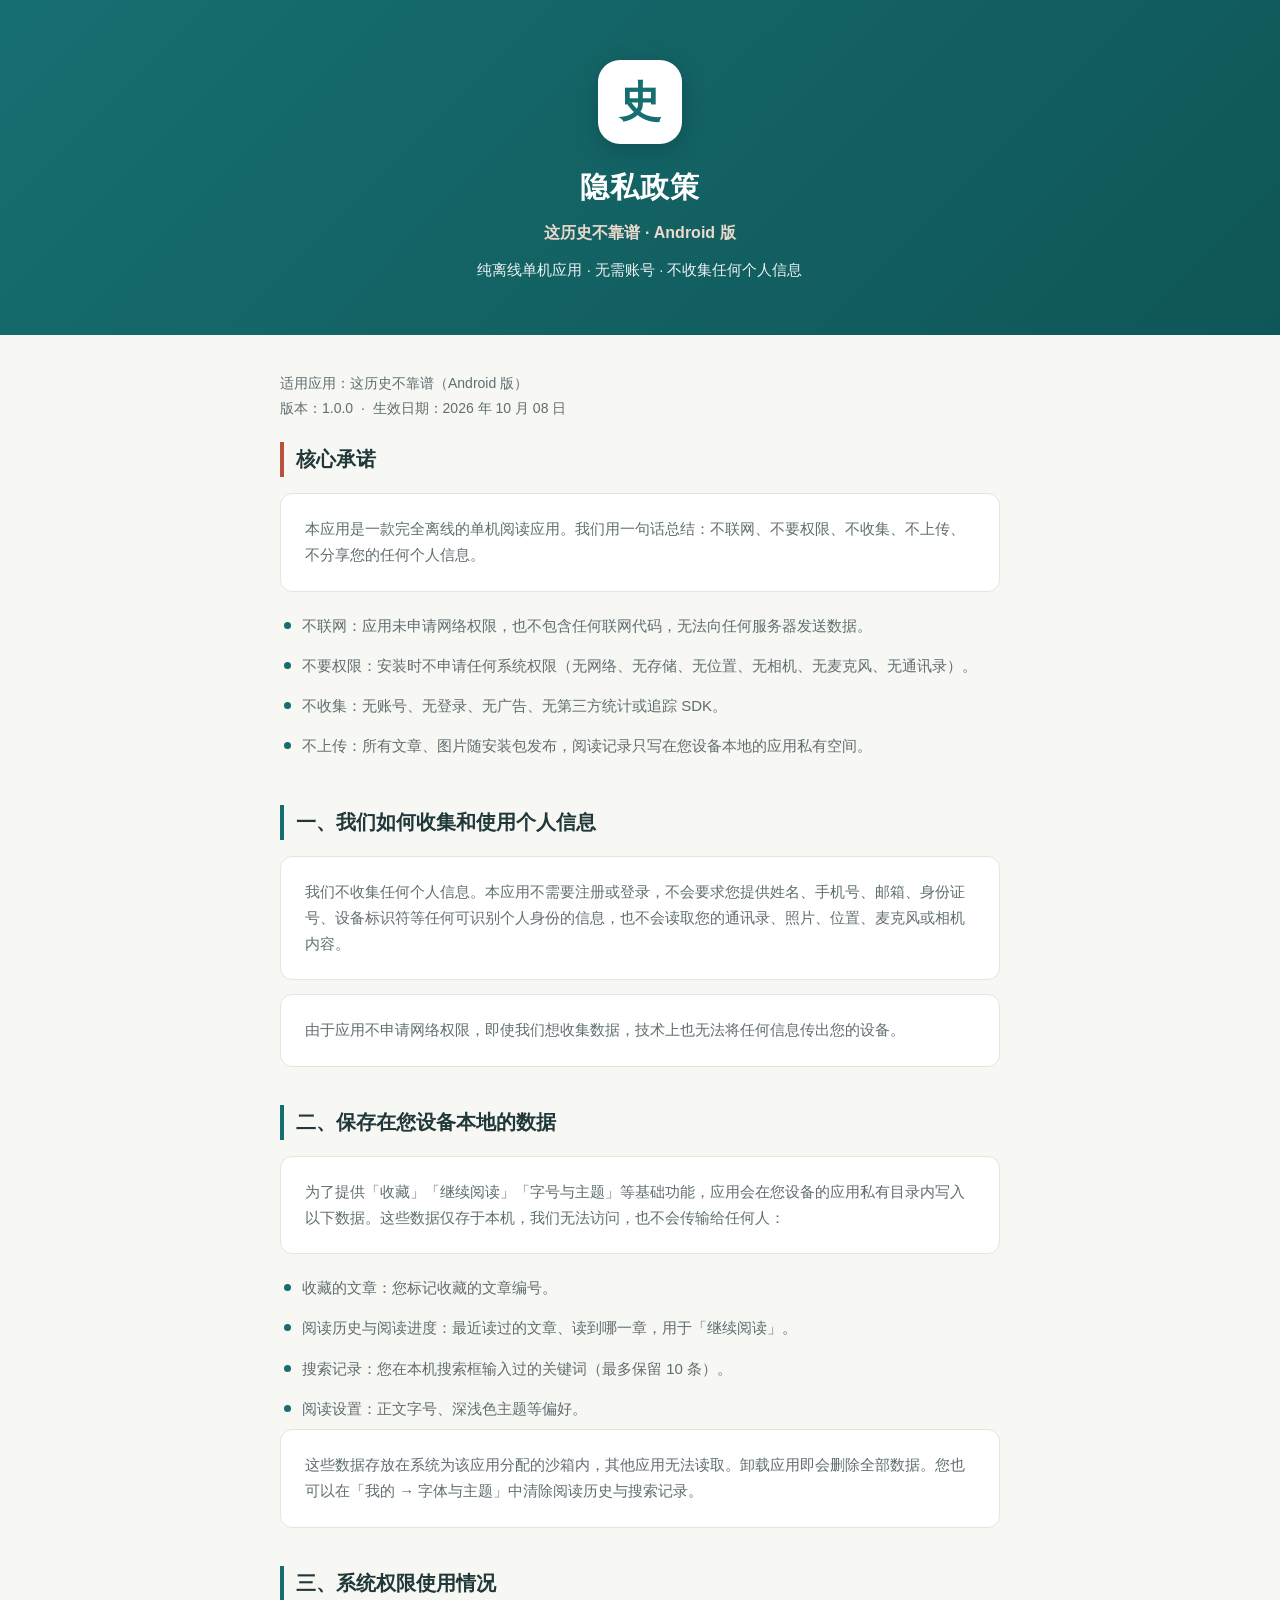
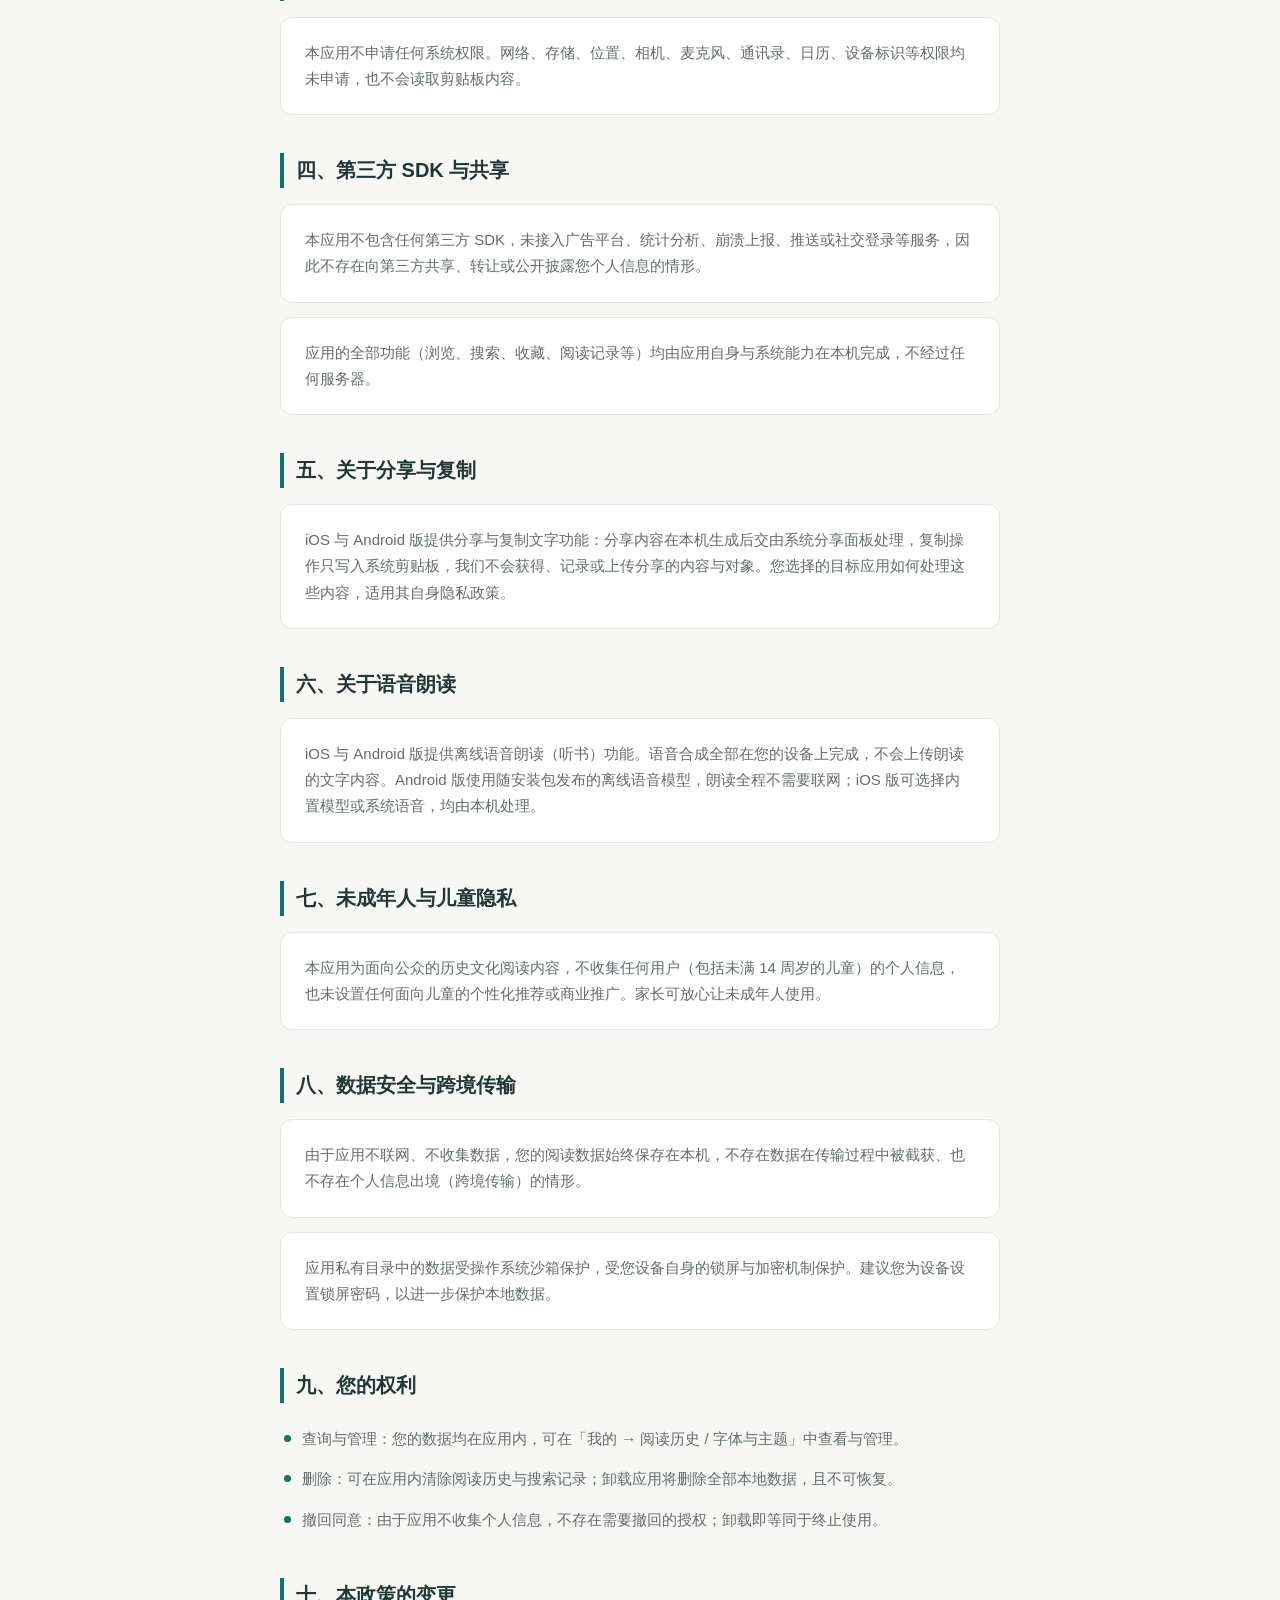
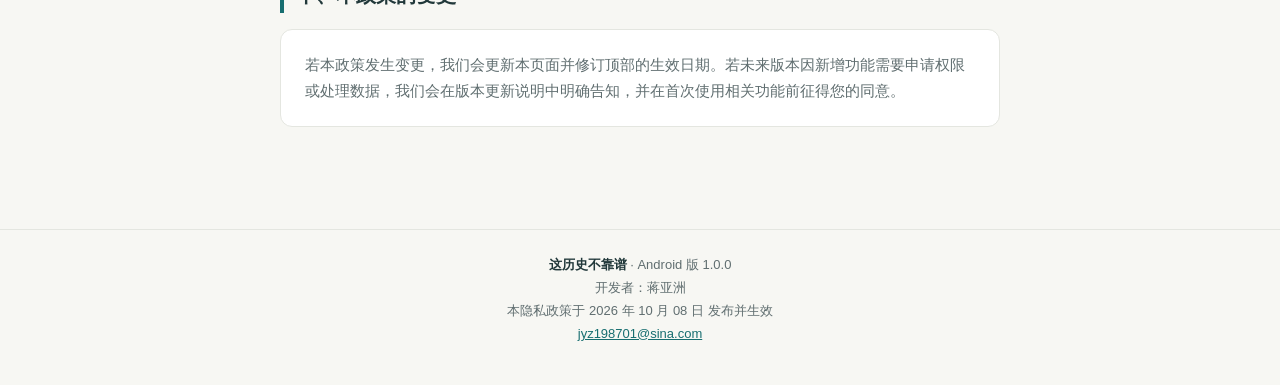
<file: o-privacy.html>
<!DOCTYPE html>
<html lang="zh-CN">
<head>
<meta charset="UTF-8">
<meta name="viewport" content="width=device-width, initial-scale=1.0">
<title>隐私政策 - 这历史不靠谱（Android 版 · OPPO）</title>
<meta name="description" content="这历史不靠谱 Android 版隐私政策：无需账号，不申请任何系统权限，不联网，不收集、不上传、不分享任何个人信息。">
<style>
  :root{--paper:#F7F7F3;--ink:#21383A;--teal:#176E70;--coral:#B9513D;--muted:#606E70;--card:#FFF;--line:#E4E6E0}
  *{margin:0;padding:0;box-sizing:border-box}
  body{font-family:"PingFang SC","Noto Sans SC","Microsoft YaHei",-apple-system,sans-serif;
       background:var(--paper);color:var(--ink);line-height:1.75}
  .hero{background:linear-gradient(135deg,var(--teal) 0%,#0F5658 100%);color:#fff;
        padding:60px 20px 52px;text-align:center}
  .hero .icon{width:84px;height:84px;border-radius:22px;background:#fff;margin:0 auto 18px;
        display:flex;align-items:center;justify-content:center;font-size:42px;font-weight:800;
        color:var(--teal);box-shadow:0 6px 24px rgba(0,0,0,.18)}
  .hero h1{font-size:29px;font-weight:700;letter-spacing:1px}
  .hero p{margin-top:10px;font-size:15px;opacity:.92}
  .hero .tagline{margin-top:6px;font-size:16px;font-weight:600;color:#FFE3D6}
  main{max-width:760px;margin:0 auto;padding:36px 20px 64px}
  section{margin-bottom:38px}
  h2{font-size:20px;font-weight:700;margin-bottom:16px;padding-left:12px;border-left:4px solid var(--teal)}
  h2.coral{border-left-color:var(--coral)}
  h3{font-size:16px;font-weight:700;margin:20px 0 8px}
  .meta{font-size:14px;color:var(--muted);margin-bottom:22px}
  .card{background:var(--card);border:1px solid var(--line);border-radius:12px;padding:22px 24px;margin-bottom:14px}
  .card p{font-size:15px;color:var(--muted)}
  .card p+p{margin-top:10px}
  .card b,.card strong{color:var(--ink)}
  ul.plain{list-style:none;margin:4px 0 0}
  ul.plain li{font-size:15px;color:var(--muted);padding:7px 0 7px 22px;position:relative}
  ul.plain li::before{content:"";position:absolute;left:4px;top:16px;width:7px;height:7px;
        border-radius:50%;background:var(--teal)}
  footer{text-align:center;font-size:13px;color:var(--muted);padding:24px 20px 40px;
        border-top:1px solid var(--line)}
  footer strong{color:var(--ink)}
  a{color:var(--teal)}
  @media(max-width:480px){.hero{padding:46px 16px 42px}.hero h1{font-size:25px}
        main{padding:28px 16px 48px}}
</style>
</head>
<body>

<header class="hero">
  <div class="icon">史</div>
  <h1>隐私政策</h1>
  <p class="tagline">这历史不靠谱 · Android 版</p>
  <p>纯离线单机应用 · 无需账号 · 不收集任何个人信息</p>
</header>

<main>

  <p class="meta">
    适用应用：这历史不靠谱（Android 版）<br>
    版本：1.0.0 &nbsp;·&nbsp; 生效日期：2026 年 10 月 08 日
  </p>

  <section>
    <h2 class="coral">核心承诺</h2>
    <div class="card"><p>本应用是一款完全离线的单机阅读应用。我们用一句话总结：不联网、不要权限、不收集、不上传、不分享您的任何个人信息。</p></div>
    <ul class="plain">
        <li>不联网：应用未申请网络权限，也不包含任何联网代码，无法向任何服务器发送数据。</li>
        <li>不要权限：安装时不申请任何系统权限（无网络、无存储、无位置、无相机、无麦克风、无通讯录）。</li>
        <li>不收集：无账号、无登录、无广告、无第三方统计或追踪 SDK。</li>
        <li>不上传：所有文章、图片随安装包发布，阅读记录只写在您设备本地的应用私有空间。</li>
    </ul>
  </section>
  <section>
    <h2>一、我们如何收集和使用个人信息</h2>
    <div class="card"><p>我们不收集任何个人信息。本应用不需要注册或登录，不会要求您提供姓名、手机号、邮箱、身份证号、设备标识符等任何可识别个人身份的信息，也不会读取您的通讯录、照片、位置、麦克风或相机内容。</p></div>
    <div class="card"><p>由于应用不申请网络权限，即使我们想收集数据，技术上也无法将任何信息传出您的设备。</p></div>
  </section>
  <section>
    <h2>二、保存在您设备本地的数据</h2>
    <div class="card"><p>为了提供「收藏」「继续阅读」「字号与主题」等基础功能，应用会在您设备的应用私有目录内写入以下数据。这些数据仅存于本机，我们无法访问，也不会传输给任何人：</p></div>
    <ul class="plain">
        <li>收藏的文章：您标记收藏的文章编号。</li>
        <li>阅读历史与阅读进度：最近读过的文章、读到哪一章，用于「继续阅读」。</li>
        <li>搜索记录：您在本机搜索框输入过的关键词（最多保留 10 条）。</li>
        <li>阅读设置：正文字号、深浅色主题等偏好。</li>
    </ul>
    <div class="card"><p>这些数据存放在系统为该应用分配的沙箱内，其他应用无法读取。卸载应用即会删除全部数据。您也可以在「我的 → 字体与主题」中清除阅读历史与搜索记录。</p></div>
  </section>
  <section>
    <h2>三、系统权限使用情况</h2>
    <div class="card"><p>本应用不申请任何系统权限。网络、存储、位置、相机、麦克风、通讯录、日历、设备标识等权限均未申请，也不会读取剪贴板内容。</p></div>
  </section>
  <section>
    <h2>四、第三方 SDK 与共享</h2>
    <div class="card"><p>本应用不包含任何第三方 SDK，未接入广告平台、统计分析、崩溃上报、推送或社交登录等服务，因此不存在向第三方共享、转让或公开披露您个人信息的情形。</p></div>
    <div class="card"><p>应用的全部功能（浏览、搜索、收藏、阅读记录等）均由应用自身与系统能力在本机完成，不经过任何服务器。</p></div>
  </section>
  <section>
    <h2>五、关于分享与复制</h2>
    <div class="card"><p>iOS 与 Android 版提供分享与复制文字功能：分享内容在本机生成后交由系统分享面板处理，复制操作只写入系统剪贴板，我们不会获得、记录或上传分享的内容与对象。您选择的目标应用如何处理这些内容，适用其自身隐私政策。</p></div>
  </section>
  <section>
    <h2>六、关于语音朗读</h2>
    <div class="card"><p>iOS 与 Android 版提供离线语音朗读（听书）功能。语音合成全部在您的设备上完成，不会上传朗读的文字内容。Android 版使用随安装包发布的离线语音模型，朗读全程不需要联网；iOS 版可选择内置模型或系统语音，均由本机处理。</p></div>
  </section>
  <section>
    <h2>七、未成年人与儿童隐私</h2>
    <div class="card"><p>本应用为面向公众的历史文化阅读内容，不收集任何用户（包括未满 14 周岁的儿童）的个人信息，也未设置任何面向儿童的个性化推荐或商业推广。家长可放心让未成年人使用。</p></div>
  </section>
  <section>
    <h2>八、数据安全与跨境传输</h2>
    <div class="card"><p>由于应用不联网、不收集数据，您的阅读数据始终保存在本机，不存在数据在传输过程中被截获、也不存在个人信息出境（跨境传输）的情形。</p></div>
    <div class="card"><p>应用私有目录中的数据受操作系统沙箱保护，受您设备自身的锁屏与加密机制保护。建议您为设备设置锁屏密码，以进一步保护本地数据。</p></div>
  </section>
  <section>
    <h2>九、您的权利</h2>
    <ul class="plain">
        <li>查询与管理：您的数据均在应用内，可在「我的 → 阅读历史 / 字体与主题」中查看与管理。</li>
        <li>删除：可在应用内清除阅读历史与搜索记录；卸载应用将删除全部本地数据，且不可恢复。</li>
        <li>撤回同意：由于应用不收集个人信息，不存在需要撤回的授权；卸载即等同于终止使用。</li>
    </ul>
  </section>
  <section>
    <h2>十、本政策的变更</h2>
    <div class="card"><p>若本政策发生变更，我们会更新本页面并修订顶部的生效日期。若未来版本因新增功能需要申请权限或处理数据，我们会在版本更新说明中明确告知，并在首次使用相关功能前征得您的同意。</p></div>
  </section>

</main>

<footer>
  <strong>这历史不靠谱</strong> · Android 版 1.0.0<br>
  开发者：蒋亚洲<br>
  本隐私政策于 2026 年 10 月 08 日 发布并生效<br>
  <a href="mailto:jyz198701@sina.com">jyz198701@sina.com</a>
</footer>

</body>
</html>
</file>
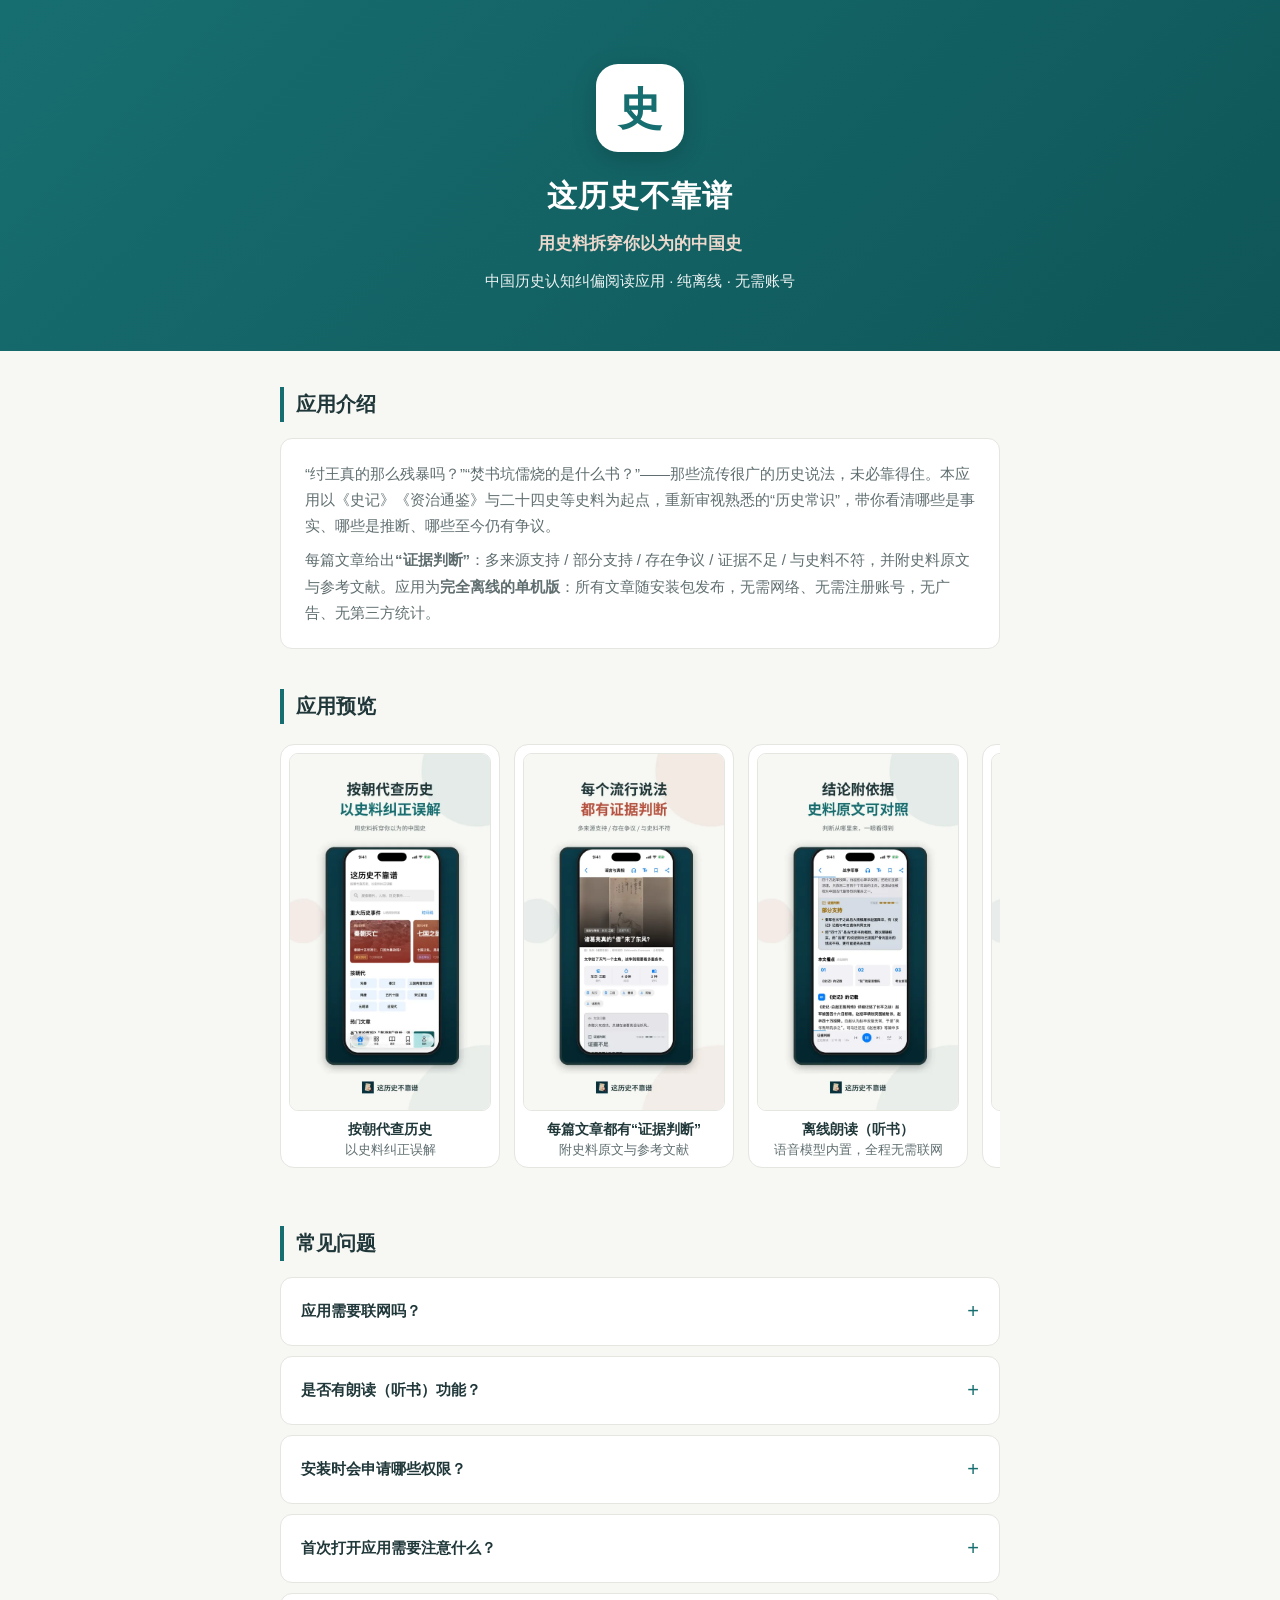
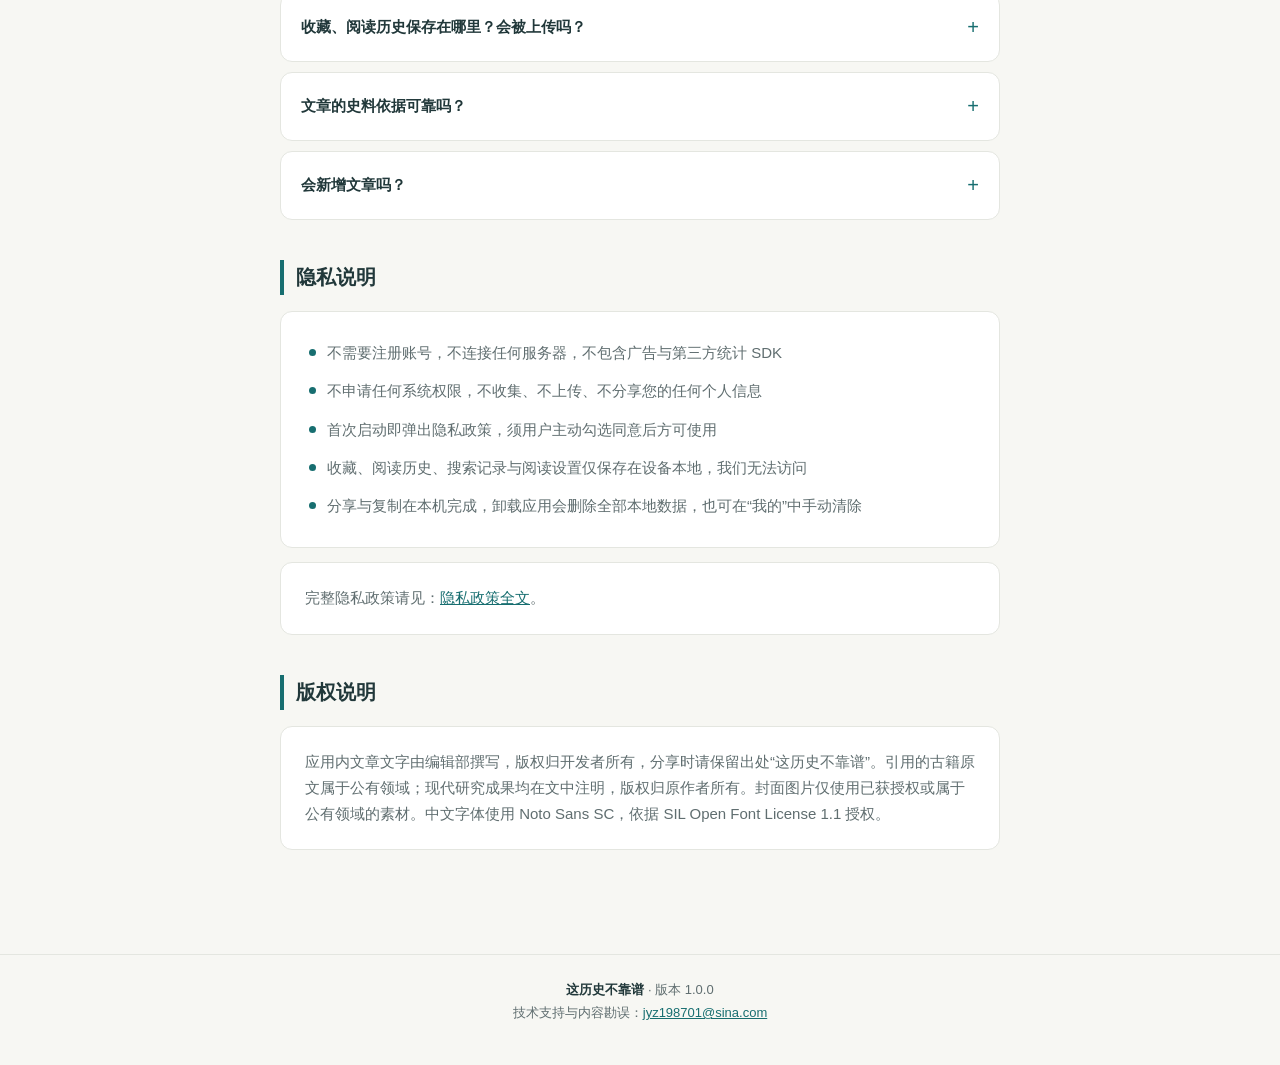
<file: o-support.html>
<!DOCTYPE html>
<html lang="zh-CN">
<head>
<meta charset="UTF-8">
<meta name="viewport" content="width=device-width, initial-scale=1.0">
<title>这历史不靠谱 - 应用支持</title>
<meta name="description" content="这历史不靠谱：用史料拆穿你以为的中国史。应用支持页面：应用介绍、应用预览、常见问题、隐私说明与联系方式。">
<style>
  :root {
    --paper: #F7F7F3;
    --ink: #21383A;
    --teal: #176E70;
    --coral: #B9513D;
    --muted: #606E70;
    --card: #FFFFFF;
    --line: #E4E6E0;
  }
  * { margin: 0; padding: 0; box-sizing: border-box; }
  body {
    font-family: "PingFang SC", "Noto Sans SC", "Microsoft YaHei", -apple-system, sans-serif;
    background: var(--paper);
    color: var(--ink);
    line-height: 1.75;
  }
  .hero {
    background: linear-gradient(135deg, var(--teal) 0%, #0F5658 100%);
    color: #fff;
    padding: 64px 20px 56px;
    text-align: center;
  }
  .hero .icon {
    width: 88px; height: 88px; border-radius: 22px;
    background: #fff; margin: 0 auto 18px;
    display: flex; align-items: center; justify-content: center;
    font-size: 44px; font-weight: 800; color: var(--teal);
    box-shadow: 0 6px 24px rgba(0,0,0,.18);
  }
  .hero h1 { font-size: 30px; font-weight: 700; letter-spacing: 1px; }
  .hero p { margin-top: 10px; font-size: 15px; opacity: .92; }
  .hero .tagline { margin-top: 6px; font-size: 17px; font-weight: 600; color: #FFE3D6; }
  main { max-width: 760px; margin: 0 auto; padding: 36px 20px 64px; }
  section { margin-bottom: 40px; }
  h2 {
    font-size: 20px; font-weight: 700; margin-bottom: 16px;
    padding-left: 12px; border-left: 4px solid var(--teal);
  }
  h2.coral { border-left-color: var(--coral); }
  .card {
    background: var(--card); border: 1px solid var(--line);
    border-radius: 12px; padding: 22px 24px; margin-bottom: 14px;
  }
  .card h3 { font-size: 16px; font-weight: 700; margin-bottom: 8px; color: var(--ink); }
  .card p { font-size: 15px; color: var(--muted); }
  .card p + p { margin-top: 8px; }
  details {
    background: var(--card); border: 1px solid var(--line);
    border-radius: 12px; padding: 16px 20px; margin-bottom: 10px;
  }
  details summary {
    font-size: 15px; font-weight: 600; cursor: pointer; color: var(--ink);
    list-style: none; display: flex; justify-content: space-between; align-items: center;
  }
  details summary::after { content: "+"; font-size: 20px; color: var(--teal); font-weight: 400; }
  details[open] summary::after { content: "−"; }
  details p { margin-top: 10px; font-size: 15px; color: var(--muted); }
  ul.plain { list-style: none; }
  ul.plain li {
    font-size: 15px; color: var(--muted); padding: 6px 0 6px 22px; position: relative;
  }
  ul.plain li::before {
    content: ""; position: absolute; left: 4px; top: 15px;
    width: 7px; height: 7px; border-radius: 50%; background: var(--teal);
  }
  .shots {
    display: flex; gap: 14px; overflow-x: auto;
    padding: 4px 4px 18px; scroll-snap-type: x mandatory;
    -webkit-overflow-scrolling: touch;
  }
  .shots::-webkit-scrollbar { height: 8px; }
  .shots::-webkit-scrollbar-thumb { background: #D8DBD4; border-radius: 4px; }
  .shot {
    flex: 0 0 220px; scroll-snap-align: start; cursor: zoom-in;
    background: var(--card); border: 1px solid var(--line);
    border-radius: 14px; padding: 8px; text-align: center;
  }
  .shot img {
    width: 100%; display: block; border-radius: 9px;
    border: 1px solid var(--line);
  }
  .shot figcaption { font-size: 13px; color: var(--muted); margin-top: 8px; line-height: 1.5; }
  .shot b { color: var(--ink); display: block; font-size: 14px; }
  #lightbox {
    display: none; position: fixed; inset: 0; z-index: 99;
    background: rgba(20, 30, 31, .88);
    align-items: center; justify-content: center; cursor: zoom-out;
  }
  #lightbox.show { display: flex; }
  #lightbox img { max-width: 92vw; max-height: 94vh; border-radius: 12px; }
  footer {
    text-align: center; font-size: 13px; color: var(--muted);
    padding: 24px 20px 40px; border-top: 1px solid var(--line);
  }
  footer strong { color: var(--ink); }
  @media (max-width: 480px) {
    .hero { padding: 48px 16px 44px; }
    .hero h1 { font-size: 26px; }
    main { padding: 28px 16px 48px; }
  }
</style>
</head>
<body>

<header class="hero">
  <div class="icon">史</div>
  <h1>这历史不靠谱</h1>
  <p class="tagline">用史料拆穿你以为的中国史</p>
  <p>中国历史认知纠偏阅读应用 · 纯离线 · 无需账号</p>
</header>

<main>

  <section>
    <h2>应用介绍</h2>
    <div class="card">
      <p>“纣王真的那么残暴吗？”“焚书坑儒烧的是什么书？”——那些流传很广的历史说法，未必靠得住。本应用以《史记》《资治通鉴》与二十四史等史料为起点，重新审视熟悉的“历史常识”，带你看清哪些是事实、哪些是推断、哪些至今仍有争议。</p>
      <p>每篇文章给出<b>“证据判断”</b>：多来源支持 / 部分支持 / 存在争议 / 证据不足 / 与史料不符，并附史料原文与参考文献。应用为<b>完全离线的单机版</b>：所有文章随安装包发布，无需网络、无需注册账号，无广告、无第三方统计。</p>
    </div>
  </section>

  <section>
    <h2>应用预览</h2>
    <div class="shots">
      <figure class="shot"><img id="shot-1" alt="首页：按朝代查历史" onclick="lb(this)"><figcaption><b>按朝代查历史</b>以史料纠正误解</figcaption></figure>
      <figure class="shot"><img id="shot-2" alt="文章页：证据判断" onclick="lb(this)"><figcaption><b>每篇文章都有“证据判断”</b>附史料原文与参考文献</figcaption></figure>
      <figure class="shot"><img id="shot-3" alt="离线朗读（听书）" onclick="lb(this)"><figcaption><b>离线朗读（听书）</b>语音模型内置，全程无需联网</figcaption></figure>
      <figure class="shot"><img id="shot-4" alt="历史事件时间线" onclick="lb(this)"><figcaption><b>重大历史事件</b>时间线纵览，从夏到民国</figcaption></figure>
      <figure class="shot"><img id="shot-5" alt="中国通史" onclick="lb(this)"><figcaption><b>一部中国通史</b>按时间读，从上次读到的地方继续</figcaption></figure>
    </div>
  </section>

  <section>
    <h2>常见问题</h2>

    <details>
      <summary>应用需要联网吗？</summary>
      <p>不需要。所有文章、图片与离线语音模型均内置在安装包中，飞行模式下可完整使用全部功能。应用不申请网络权限，不连接任何服务器。</p>
    </details>

    <details>
      <summary>是否有朗读（听书）功能？</summary>
      <p>有。安卓版提供完整的离线语音朗读功能，语音合成全部在您的设备上完成，朗读全程不需要联网，也不会上传朗读的文字内容。</p>
    </details>

    <details>
      <summary>安装时会申请哪些权限？</summary>
      <p>不申请任何系统权限。网络、存储、位置、相机、麦克风、通讯录等权限均未申请，也不会读取剪贴板内容，因此不会收集或上传您的任何信息。</p>
    </details>

    <details>
      <summary>首次打开应用需要注意什么？</summary>
      <p>首次启动时会弹出隐私政策说明，需要您主动勾选同意后，方可进入应用使用全部功能。</p>
    </details>

    <details>
      <summary>收藏、阅读历史保存在哪里？会被上传吗？</summary>
      <p>仅保存在您的设备本地，开发者无法访问。卸载应用即删除全部数据；也可以在“我的 → 字体与主题”中手动清除阅读历史与搜索记录。</p>
    </details>

    <details>
      <summary>文章的史料依据可靠吗？</summary>
      <p>史料主要来自《史记》《资治通鉴》与二十四史（清代依据《清史稿》《清实录》及相关档案）。每篇文章均列出“史料与参考文献”，欢迎对照原文自行思考。发现错误请通过下方邮箱告诉我们。</p>
    </details>

    <details>
      <summary>会新增文章吗？</summary>
      <p>会。新增文章与内容勘误将通过应用更新持续发布，请留意应用市场的更新提示。</p>
    </details>

  </section>

  <section>
    <h2>隐私说明</h2>
    <div class="card">
      <ul class="plain">
        <li>不需要注册账号，不连接任何服务器，不包含广告与第三方统计 SDK</li>
        <li>不申请任何系统权限，不收集、不上传、不分享您的任何个人信息</li>
        <li>首次启动即弹出隐私政策，须用户主动勾选同意后方可使用</li>
        <li>收藏、阅读历史、搜索记录与阅读设置仅保存在设备本地，我们无法访问</li>
        <li>分享与复制在本机完成，卸载应用会删除全部本地数据，也可在“我的”中手动清除</li>
      </ul>
    </div>
    <div class="card">
      <p>完整隐私政策请见：<a href="oppo-privacy.html" style="color:var(--teal)">隐私政策全文</a>。</p>
    </div>
  </section>

  <section>
    <h2>版权说明</h2>
    <div class="card">
      <p>应用内文章文字由编辑部撰写，版权归开发者所有，分享时请保留出处“这历史不靠谱”。引用的古籍原文属于公有领域；现代研究成果均在文中注明，版权归原作者所有。封面图片仅使用已获授权或属于公有领域的素材。中文字体使用 Noto Sans SC，依据 SIL Open Font License 1.1 授权。</p>
    </div>
  </section>

</main>

<footer>
  <strong>这历史不靠谱</strong> · 版本 1.0.0<br>
  技术支持与内容勘误：<a href="mailto:jyz198701@sina.com" style="color:var(--teal)">jyz198701@sina.com</a>
</footer>

<div id="lightbox" onclick="this.classList.remove('show')"><img id="lb-img" alt=""></div>

<script>
  // App screenshots, injected as data URLs by tools/inject_vivo_screens.py.
  const SHOTS = /*SCREENS*/{"shot-1":"[data-uri]","shot-2":"[data-uri]","shot-3":"[data-uri]","shot-4":"[data-uri]","shot-5":"[data-uri]"};
  for (let i = 1; i <= 5; i++) {
    const el = document.getElementById('shot-' + i);
    if (el && SHOTS['shot-' + i]) el.src = SHOTS['shot-' + i];
  }
  function lb(img) {
    document.getElementById('lb-img').src = img.src;
    document.getElementById('lightbox').classList.add('show');
  }
</script>

</body>
</html>
</file>
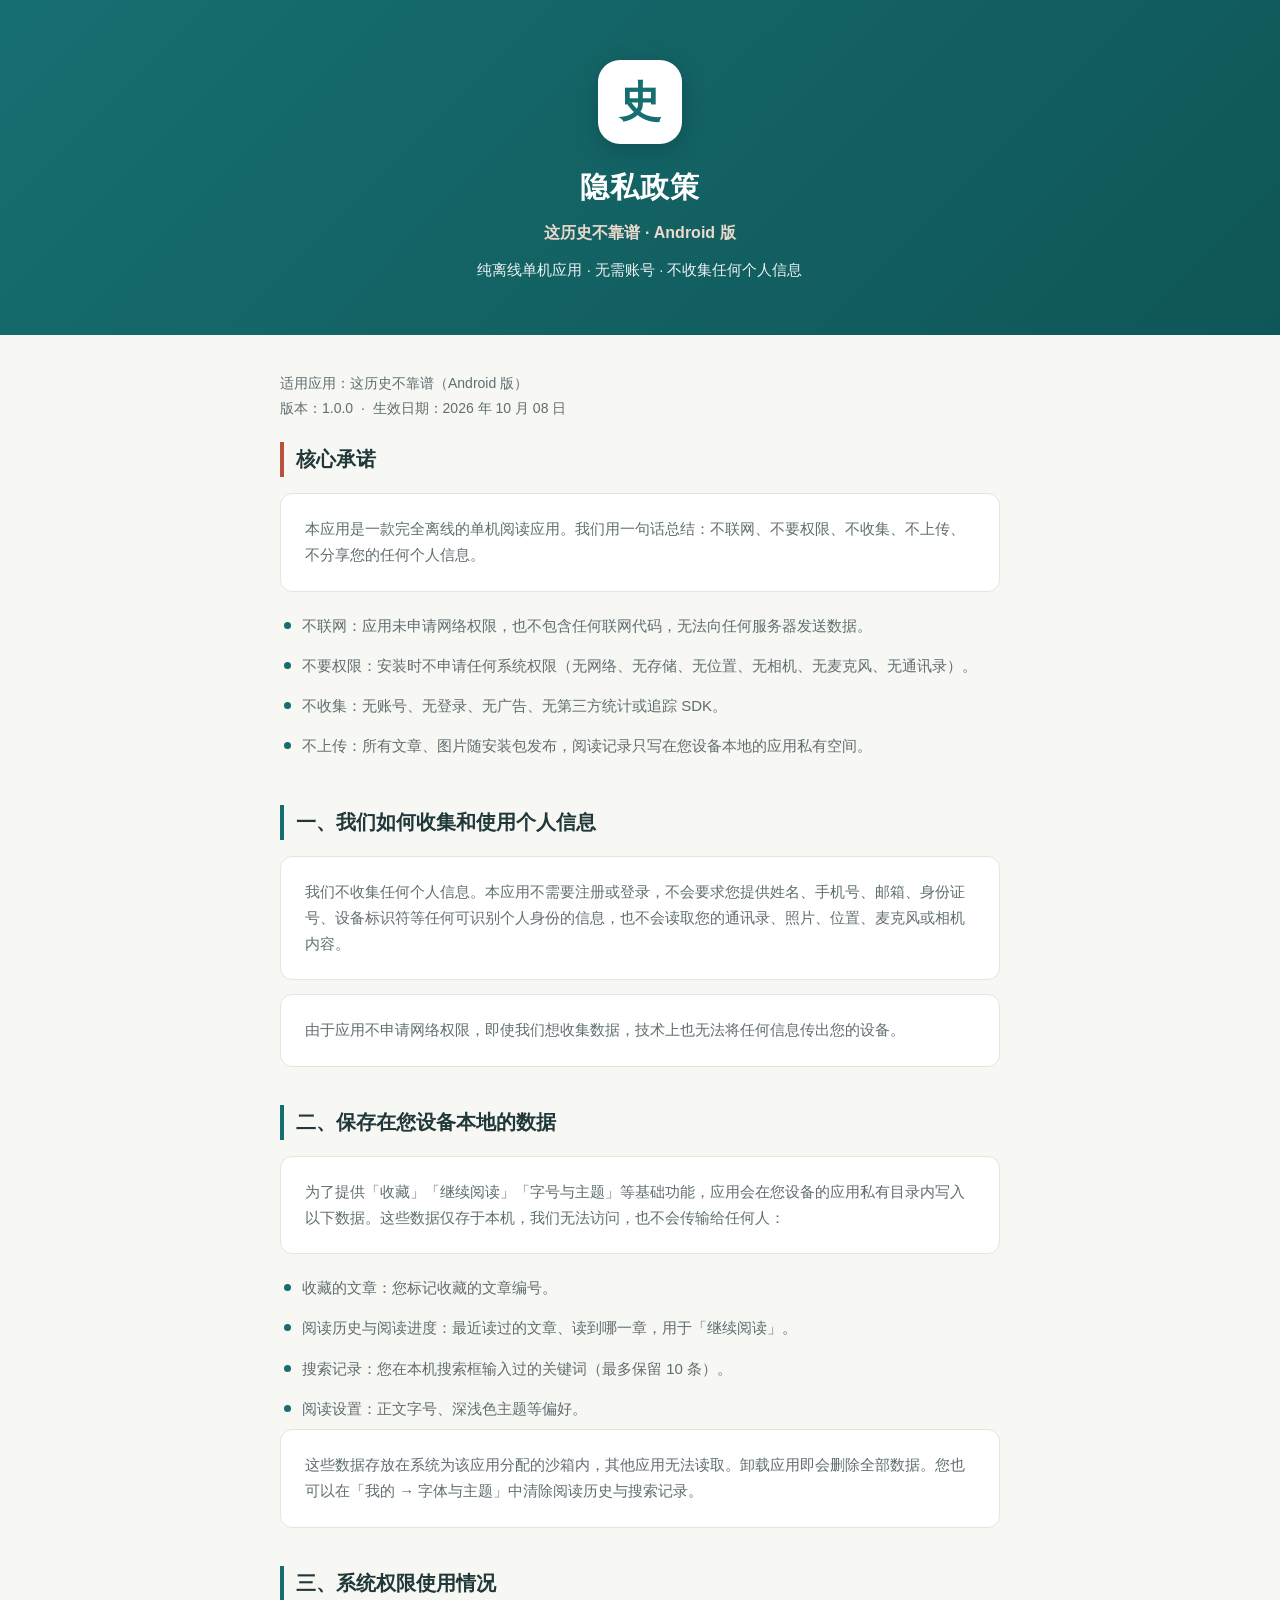
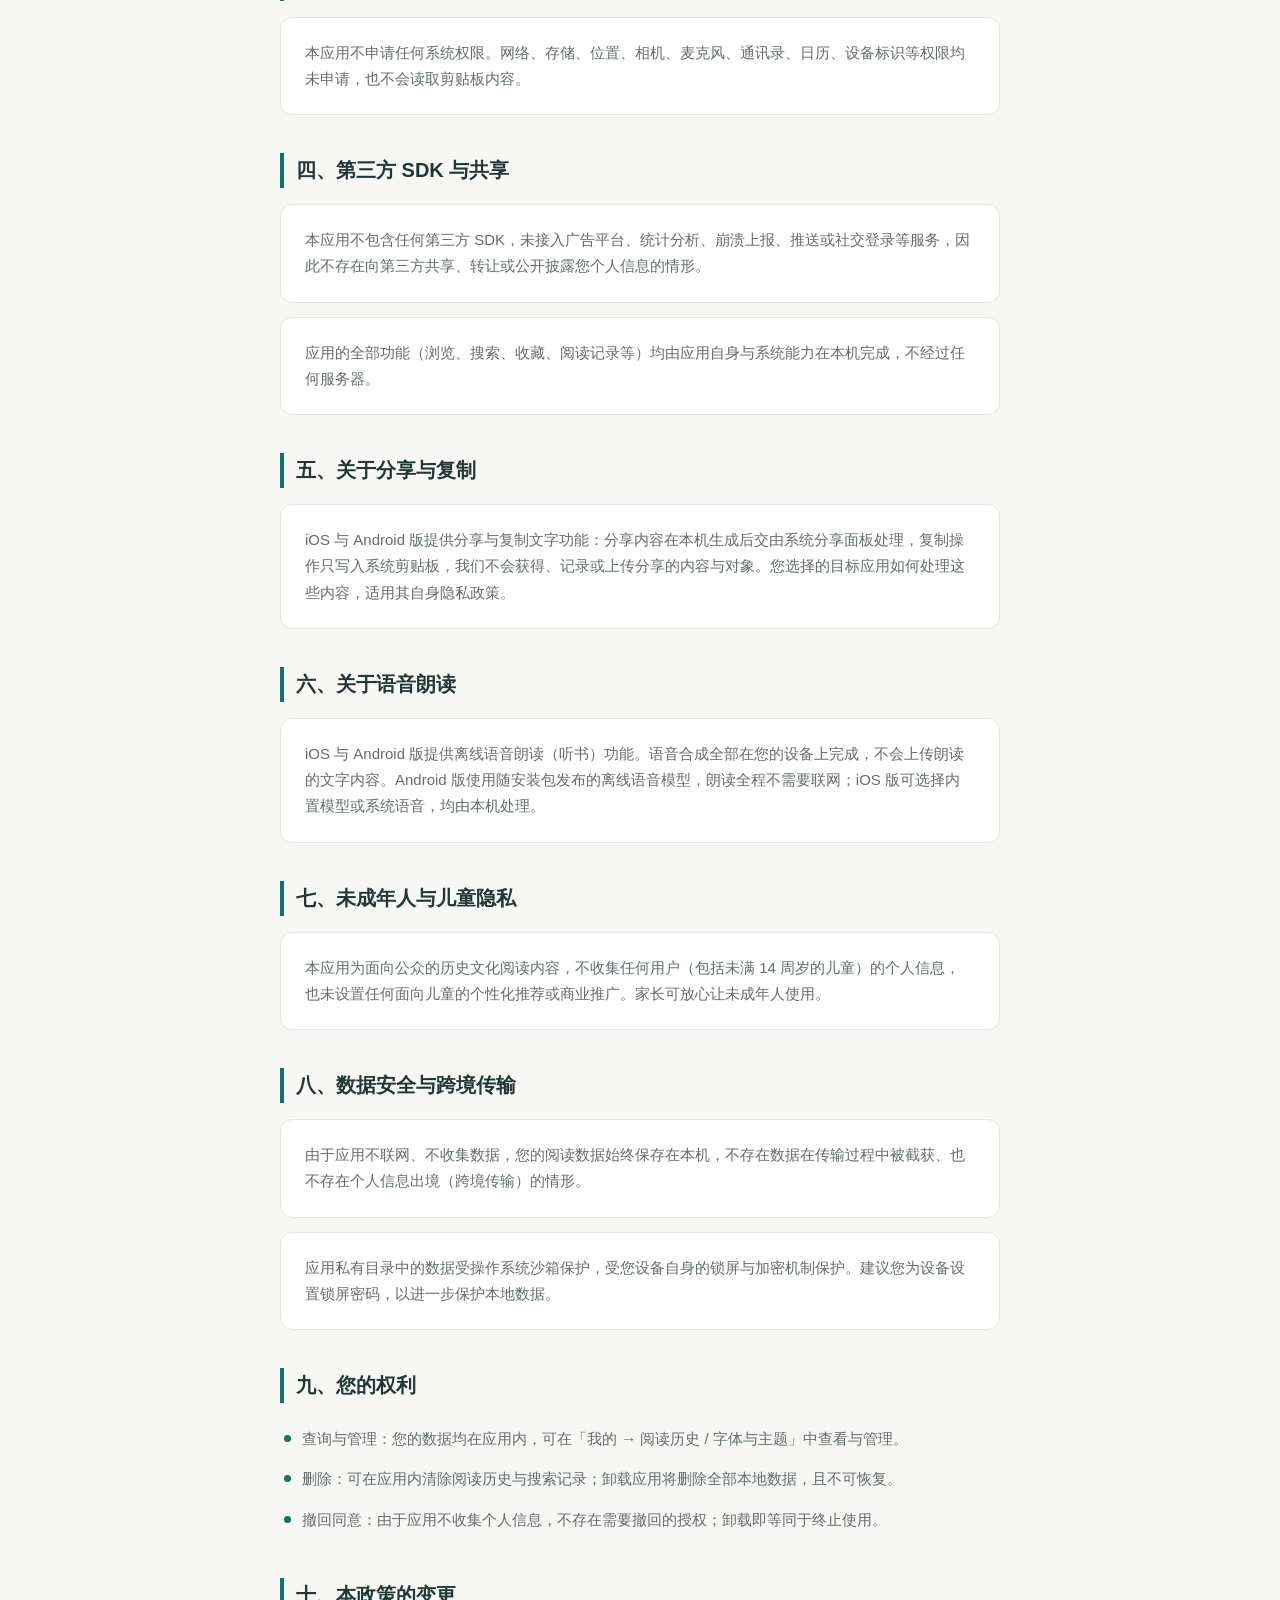
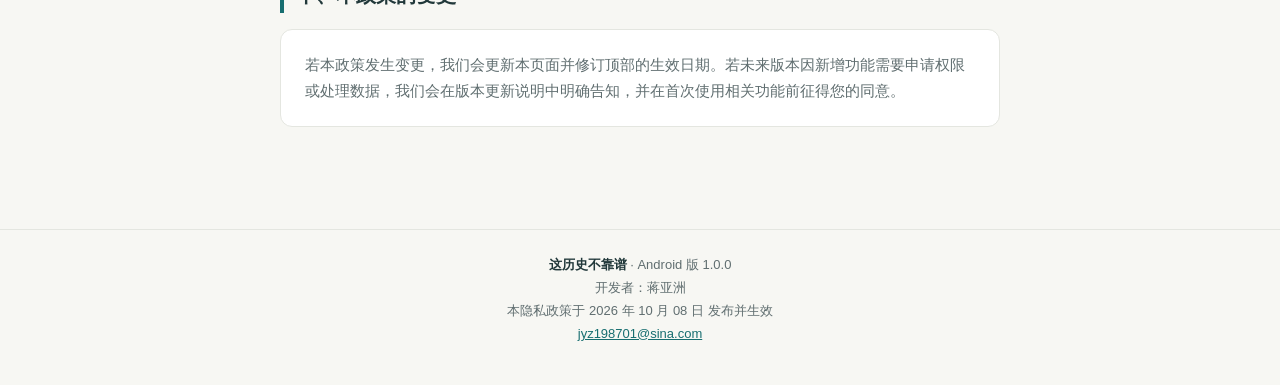
<file: v-privacy.html>
<!DOCTYPE html>
<html lang="zh-CN">
<head>
<meta charset="UTF-8">
<meta name="viewport" content="width=device-width, initial-scale=1.0">
<title>隐私政策 - 这历史不靠谱（Android 版 · vivo）</title>
<meta name="description" content="这历史不靠谱 Android 版隐私政策：无需账号，不申请任何系统权限，不联网，不收集、不上传、不分享任何个人信息。">
<style>
  :root{--paper:#F7F7F3;--ink:#21383A;--teal:#176E70;--coral:#B9513D;--muted:#606E70;--card:#FFF;--line:#E4E6E0}
  *{margin:0;padding:0;box-sizing:border-box}
  body{font-family:"PingFang SC","Noto Sans SC","Microsoft YaHei",-apple-system,sans-serif;
       background:var(--paper);color:var(--ink);line-height:1.75}
  .hero{background:linear-gradient(135deg,var(--teal) 0%,#0F5658 100%);color:#fff;
        padding:60px 20px 52px;text-align:center}
  .hero .icon{width:84px;height:84px;border-radius:22px;background:#fff;margin:0 auto 18px;
        display:flex;align-items:center;justify-content:center;font-size:42px;font-weight:800;
        color:var(--teal);box-shadow:0 6px 24px rgba(0,0,0,.18)}
  .hero h1{font-size:29px;font-weight:700;letter-spacing:1px}
  .hero p{margin-top:10px;font-size:15px;opacity:.92}
  .hero .tagline{margin-top:6px;font-size:16px;font-weight:600;color:#FFE3D6}
  main{max-width:760px;margin:0 auto;padding:36px 20px 64px}
  section{margin-bottom:38px}
  h2{font-size:20px;font-weight:700;margin-bottom:16px;padding-left:12px;border-left:4px solid var(--teal)}
  h2.coral{border-left-color:var(--coral)}
  h3{font-size:16px;font-weight:700;margin:20px 0 8px}
  .meta{font-size:14px;color:var(--muted);margin-bottom:22px}
  .card{background:var(--card);border:1px solid var(--line);border-radius:12px;padding:22px 24px;margin-bottom:14px}
  .card p{font-size:15px;color:var(--muted)}
  .card p+p{margin-top:10px}
  .card b,.card strong{color:var(--ink)}
  ul.plain{list-style:none;margin:4px 0 0}
  ul.plain li{font-size:15px;color:var(--muted);padding:7px 0 7px 22px;position:relative}
  ul.plain li::before{content:"";position:absolute;left:4px;top:16px;width:7px;height:7px;
        border-radius:50%;background:var(--teal)}
  footer{text-align:center;font-size:13px;color:var(--muted);padding:24px 20px 40px;
        border-top:1px solid var(--line)}
  footer strong{color:var(--ink)}
  a{color:var(--teal)}
  @media(max-width:480px){.hero{padding:46px 16px 42px}.hero h1{font-size:25px}
        main{padding:28px 16px 48px}}
</style>
</head>
<body>

<header class="hero">
  <div class="icon">史</div>
  <h1>隐私政策</h1>
  <p class="tagline">这历史不靠谱 · Android 版</p>
  <p>纯离线单机应用 · 无需账号 · 不收集任何个人信息</p>
</header>

<main>

  <p class="meta">
    适用应用：这历史不靠谱（Android 版）<br>
    版本：1.0.0 &nbsp;·&nbsp; 生效日期：2026 年 10 月 08 日
  </p>

  <section>
    <h2 class="coral">核心承诺</h2>
    <div class="card"><p>本应用是一款完全离线的单机阅读应用。我们用一句话总结：不联网、不要权限、不收集、不上传、不分享您的任何个人信息。</p></div>
    <ul class="plain">
        <li>不联网：应用未申请网络权限，也不包含任何联网代码，无法向任何服务器发送数据。</li>
        <li>不要权限：安装时不申请任何系统权限（无网络、无存储、无位置、无相机、无麦克风、无通讯录）。</li>
        <li>不收集：无账号、无登录、无广告、无第三方统计或追踪 SDK。</li>
        <li>不上传：所有文章、图片随安装包发布，阅读记录只写在您设备本地的应用私有空间。</li>
    </ul>
  </section>
  <section>
    <h2>一、我们如何收集和使用个人信息</h2>
    <div class="card"><p>我们不收集任何个人信息。本应用不需要注册或登录，不会要求您提供姓名、手机号、邮箱、身份证号、设备标识符等任何可识别个人身份的信息，也不会读取您的通讯录、照片、位置、麦克风或相机内容。</p></div>
    <div class="card"><p>由于应用不申请网络权限，即使我们想收集数据，技术上也无法将任何信息传出您的设备。</p></div>
  </section>
  <section>
    <h2>二、保存在您设备本地的数据</h2>
    <div class="card"><p>为了提供「收藏」「继续阅读」「字号与主题」等基础功能，应用会在您设备的应用私有目录内写入以下数据。这些数据仅存于本机，我们无法访问，也不会传输给任何人：</p></div>
    <ul class="plain">
        <li>收藏的文章：您标记收藏的文章编号。</li>
        <li>阅读历史与阅读进度：最近读过的文章、读到哪一章，用于「继续阅读」。</li>
        <li>搜索记录：您在本机搜索框输入过的关键词（最多保留 10 条）。</li>
        <li>阅读设置：正文字号、深浅色主题等偏好。</li>
    </ul>
    <div class="card"><p>这些数据存放在系统为该应用分配的沙箱内，其他应用无法读取。卸载应用即会删除全部数据。您也可以在「我的 → 字体与主题」中清除阅读历史与搜索记录。</p></div>
  </section>
  <section>
    <h2>三、系统权限使用情况</h2>
    <div class="card"><p>本应用不申请任何系统权限。网络、存储、位置、相机、麦克风、通讯录、日历、设备标识等权限均未申请，也不会读取剪贴板内容。</p></div>
  </section>
  <section>
    <h2>四、第三方 SDK 与共享</h2>
    <div class="card"><p>本应用不包含任何第三方 SDK，未接入广告平台、统计分析、崩溃上报、推送或社交登录等服务，因此不存在向第三方共享、转让或公开披露您个人信息的情形。</p></div>
    <div class="card"><p>应用的全部功能（浏览、搜索、收藏、阅读记录等）均由应用自身与系统能力在本机完成，不经过任何服务器。</p></div>
  </section>
  <section>
    <h2>五、关于分享与复制</h2>
    <div class="card"><p>iOS 与 Android 版提供分享与复制文字功能：分享内容在本机生成后交由系统分享面板处理，复制操作只写入系统剪贴板，我们不会获得、记录或上传分享的内容与对象。您选择的目标应用如何处理这些内容，适用其自身隐私政策。</p></div>
  </section>
  <section>
    <h2>六、关于语音朗读</h2>
    <div class="card"><p>iOS 与 Android 版提供离线语音朗读（听书）功能。语音合成全部在您的设备上完成，不会上传朗读的文字内容。Android 版使用随安装包发布的离线语音模型，朗读全程不需要联网；iOS 版可选择内置模型或系统语音，均由本机处理。</p></div>
  </section>
  <section>
    <h2>七、未成年人与儿童隐私</h2>
    <div class="card"><p>本应用为面向公众的历史文化阅读内容，不收集任何用户（包括未满 14 周岁的儿童）的个人信息，也未设置任何面向儿童的个性化推荐或商业推广。家长可放心让未成年人使用。</p></div>
  </section>
  <section>
    <h2>八、数据安全与跨境传输</h2>
    <div class="card"><p>由于应用不联网、不收集数据，您的阅读数据始终保存在本机，不存在数据在传输过程中被截获、也不存在个人信息出境（跨境传输）的情形。</p></div>
    <div class="card"><p>应用私有目录中的数据受操作系统沙箱保护，受您设备自身的锁屏与加密机制保护。建议您为设备设置锁屏密码，以进一步保护本地数据。</p></div>
  </section>
  <section>
    <h2>九、您的权利</h2>
    <ul class="plain">
        <li>查询与管理：您的数据均在应用内，可在「我的 → 阅读历史 / 字体与主题」中查看与管理。</li>
        <li>删除：可在应用内清除阅读历史与搜索记录；卸载应用将删除全部本地数据，且不可恢复。</li>
        <li>撤回同意：由于应用不收集个人信息，不存在需要撤回的授权；卸载即等同于终止使用。</li>
    </ul>
  </section>
  <section>
    <h2>十、本政策的变更</h2>
    <div class="card"><p>若本政策发生变更，我们会更新本页面并修订顶部的生效日期。若未来版本因新增功能需要申请权限或处理数据，我们会在版本更新说明中明确告知，并在首次使用相关功能前征得您的同意。</p></div>
  </section>

</main>

<footer>
  <strong>这历史不靠谱</strong> · Android 版 1.0.0<br>
  开发者：蒋亚洲<br>
  本隐私政策于 2026 年 10 月 08 日 发布并生效<br>
  <a href="mailto:jyz198701@sina.com">jyz198701@sina.com</a>
</footer>

</body>
</html>
</file>
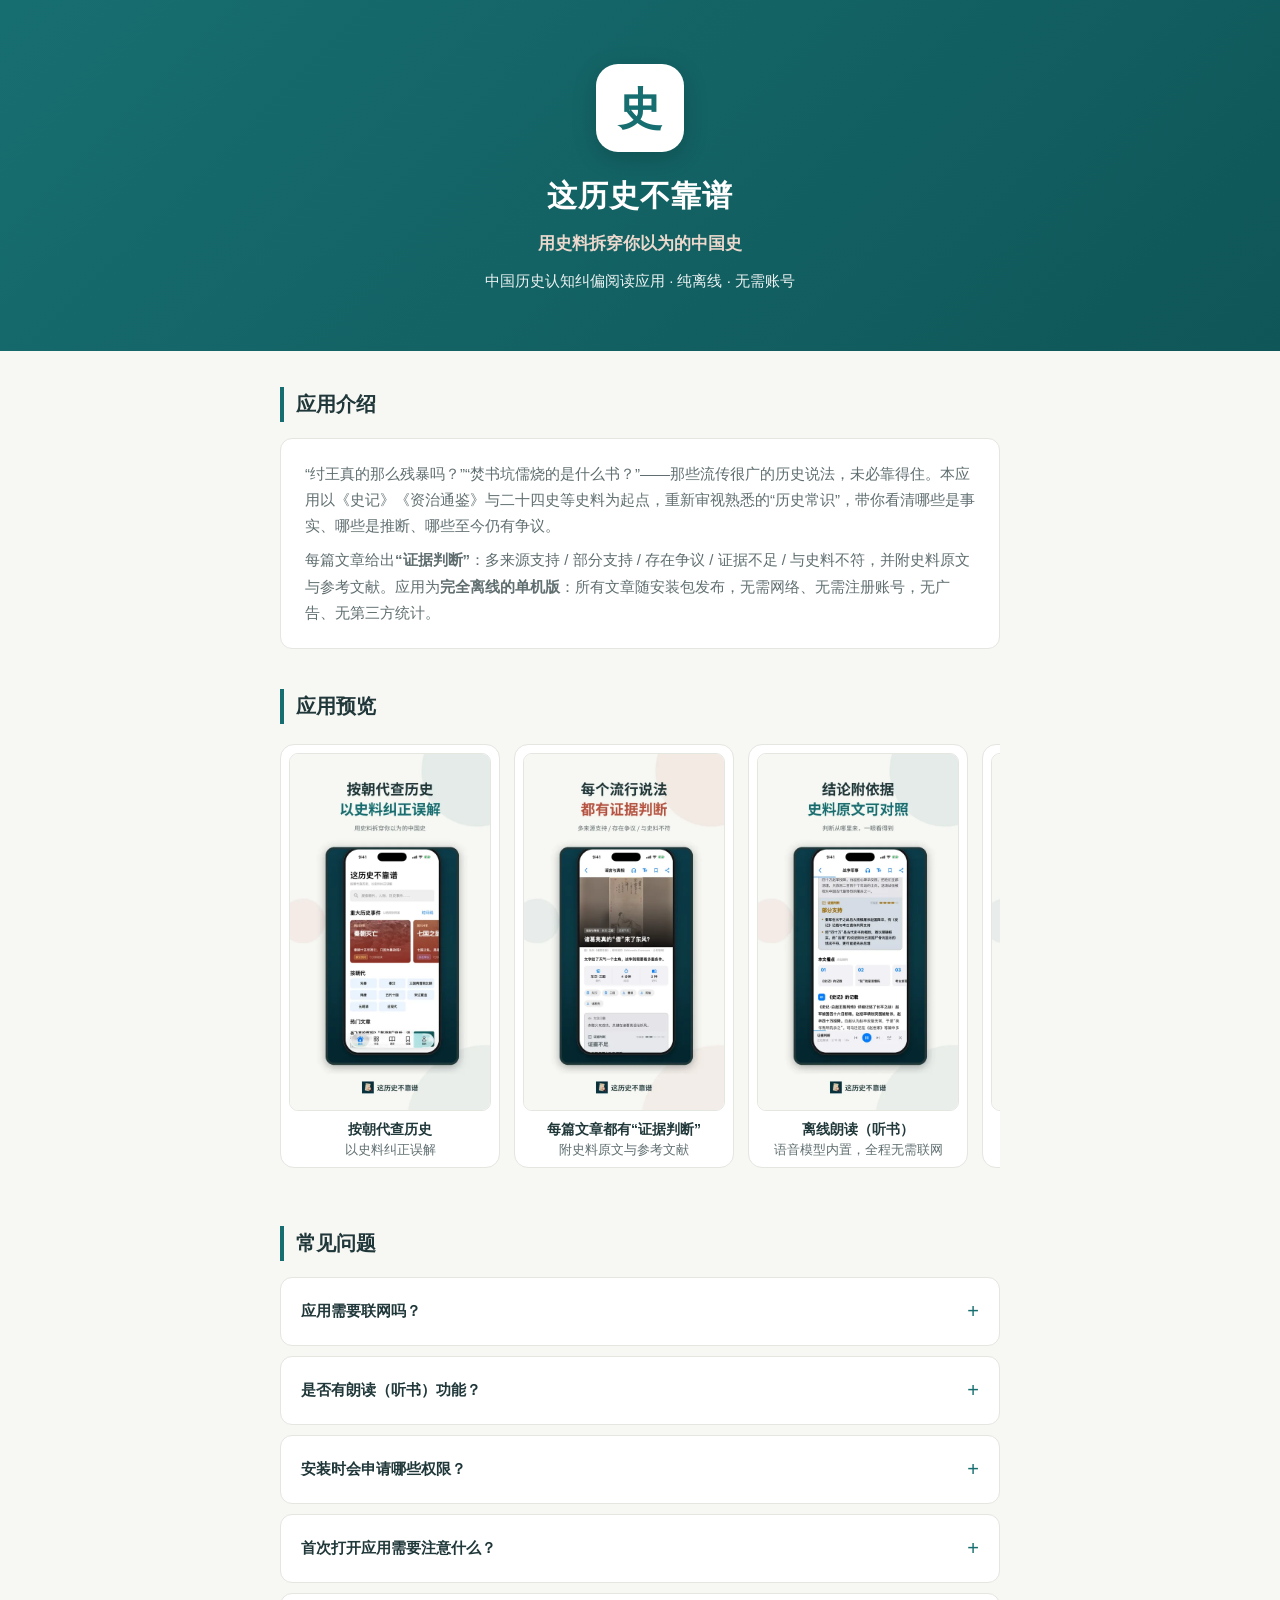
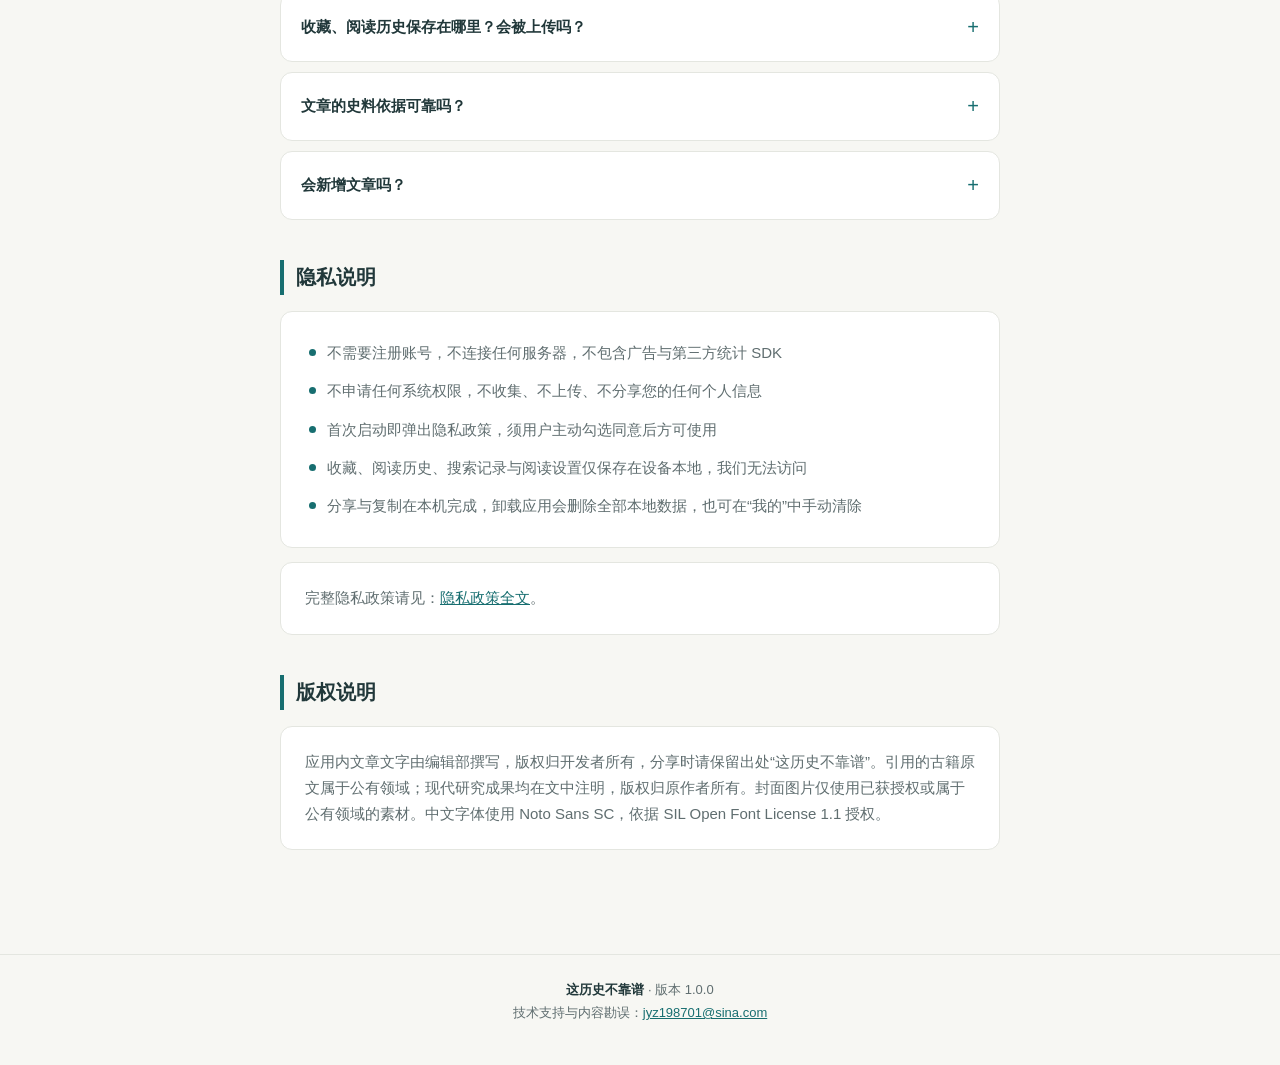
<file: v-support.html>
<!DOCTYPE html>
<html lang="zh-CN">
<head>
<meta charset="UTF-8">
<meta name="viewport" content="width=device-width, initial-scale=1.0">
<title>这历史不靠谱 - 应用支持</title>
<meta name="description" content="这历史不靠谱：用史料拆穿你以为的中国史。应用支持页面：应用介绍、应用预览、常见问题、隐私说明与联系方式。">
<style>
  :root {
    --paper: #F7F7F3;
    --ink: #21383A;
    --teal: #176E70;
    --coral: #B9513D;
    --muted: #606E70;
    --card: #FFFFFF;
    --line: #E4E6E0;
  }
  * { margin: 0; padding: 0; box-sizing: border-box; }
  body {
    font-family: "PingFang SC", "Noto Sans SC", "Microsoft YaHei", -apple-system, sans-serif;
    background: var(--paper);
    color: var(--ink);
    line-height: 1.75;
  }
  .hero {
    background: linear-gradient(135deg, var(--teal) 0%, #0F5658 100%);
    color: #fff;
    padding: 64px 20px 56px;
    text-align: center;
  }
  .hero .icon {
    width: 88px; height: 88px; border-radius: 22px;
    background: #fff; margin: 0 auto 18px;
    display: flex; align-items: center; justify-content: center;
    font-size: 44px; font-weight: 800; color: var(--teal);
    box-shadow: 0 6px 24px rgba(0,0,0,.18);
  }
  .hero h1 { font-size: 30px; font-weight: 700; letter-spacing: 1px; }
  .hero p { margin-top: 10px; font-size: 15px; opacity: .92; }
  .hero .tagline { margin-top: 6px; font-size: 17px; font-weight: 600; color: #FFE3D6; }
  main { max-width: 760px; margin: 0 auto; padding: 36px 20px 64px; }
  section { margin-bottom: 40px; }
  h2 {
    font-size: 20px; font-weight: 700; margin-bottom: 16px;
    padding-left: 12px; border-left: 4px solid var(--teal);
  }
  h2.coral { border-left-color: var(--coral); }
  .card {
    background: var(--card); border: 1px solid var(--line);
    border-radius: 12px; padding: 22px 24px; margin-bottom: 14px;
  }
  .card h3 { font-size: 16px; font-weight: 700; margin-bottom: 8px; color: var(--ink); }
  .card p { font-size: 15px; color: var(--muted); }
  .card p + p { margin-top: 8px; }
  details {
    background: var(--card); border: 1px solid var(--line);
    border-radius: 12px; padding: 16px 20px; margin-bottom: 10px;
  }
  details summary {
    font-size: 15px; font-weight: 600; cursor: pointer; color: var(--ink);
    list-style: none; display: flex; justify-content: space-between; align-items: center;
  }
  details summary::after { content: "+"; font-size: 20px; color: var(--teal); font-weight: 400; }
  details[open] summary::after { content: "−"; }
  details p { margin-top: 10px; font-size: 15px; color: var(--muted); }
  ul.plain { list-style: none; }
  ul.plain li {
    font-size: 15px; color: var(--muted); padding: 6px 0 6px 22px; position: relative;
  }
  ul.plain li::before {
    content: ""; position: absolute; left: 4px; top: 15px;
    width: 7px; height: 7px; border-radius: 50%; background: var(--teal);
  }
  .shots {
    display: flex; gap: 14px; overflow-x: auto;
    padding: 4px 4px 18px; scroll-snap-type: x mandatory;
    -webkit-overflow-scrolling: touch;
  }
  .shots::-webkit-scrollbar { height: 8px; }
  .shots::-webkit-scrollbar-thumb { background: #D8DBD4; border-radius: 4px; }
  .shot {
    flex: 0 0 220px; scroll-snap-align: start; cursor: zoom-in;
    background: var(--card); border: 1px solid var(--line);
    border-radius: 14px; padding: 8px; text-align: center;
  }
  .shot img {
    width: 100%; display: block; border-radius: 9px;
    border: 1px solid var(--line);
  }
  .shot figcaption { font-size: 13px; color: var(--muted); margin-top: 8px; line-height: 1.5; }
  .shot b { color: var(--ink); display: block; font-size: 14px; }
  #lightbox {
    display: none; position: fixed; inset: 0; z-index: 99;
    background: rgba(20, 30, 31, .88);
    align-items: center; justify-content: center; cursor: zoom-out;
  }
  #lightbox.show { display: flex; }
  #lightbox img { max-width: 92vw; max-height: 94vh; border-radius: 12px; }
  footer {
    text-align: center; font-size: 13px; color: var(--muted);
    padding: 24px 20px 40px; border-top: 1px solid var(--line);
  }
  footer strong { color: var(--ink); }
  @media (max-width: 480px) {
    .hero { padding: 48px 16px 44px; }
    .hero h1 { font-size: 26px; }
    main { padding: 28px 16px 48px; }
  }
</style>
</head>
<body>

<header class="hero">
  <div class="icon">史</div>
  <h1>这历史不靠谱</h1>
  <p class="tagline">用史料拆穿你以为的中国史</p>
  <p>中国历史认知纠偏阅读应用 · 纯离线 · 无需账号</p>
</header>

<main>

  <section>
    <h2>应用介绍</h2>
    <div class="card">
      <p>“纣王真的那么残暴吗？”“焚书坑儒烧的是什么书？”——那些流传很广的历史说法，未必靠得住。本应用以《史记》《资治通鉴》与二十四史等史料为起点，重新审视熟悉的“历史常识”，带你看清哪些是事实、哪些是推断、哪些至今仍有争议。</p>
      <p>每篇文章给出<b>“证据判断”</b>：多来源支持 / 部分支持 / 存在争议 / 证据不足 / 与史料不符，并附史料原文与参考文献。应用为<b>完全离线的单机版</b>：所有文章随安装包发布，无需网络、无需注册账号，无广告、无第三方统计。</p>
    </div>
  </section>

  <section>
    <h2>应用预览</h2>
    <div class="shots">
      <figure class="shot"><img id="shot-1" alt="首页：按朝代查历史" onclick="lb(this)"><figcaption><b>按朝代查历史</b>以史料纠正误解</figcaption></figure>
      <figure class="shot"><img id="shot-2" alt="文章页：证据判断" onclick="lb(this)"><figcaption><b>每篇文章都有“证据判断”</b>附史料原文与参考文献</figcaption></figure>
      <figure class="shot"><img id="shot-3" alt="离线朗读（听书）" onclick="lb(this)"><figcaption><b>离线朗读（听书）</b>语音模型内置，全程无需联网</figcaption></figure>
      <figure class="shot"><img id="shot-4" alt="历史事件时间线" onclick="lb(this)"><figcaption><b>重大历史事件</b>时间线纵览，从夏到民国</figcaption></figure>
      <figure class="shot"><img id="shot-5" alt="中国通史" onclick="lb(this)"><figcaption><b>一部中国通史</b>按时间读，从上次读到的地方继续</figcaption></figure>
    </div>
  </section>

  <section>
    <h2>常见问题</h2>

    <details>
      <summary>应用需要联网吗？</summary>
      <p>不需要。所有文章、图片与离线语音模型均内置在安装包中，飞行模式下可完整使用全部功能。应用不申请网络权限，不连接任何服务器。</p>
    </details>

    <details>
      <summary>是否有朗读（听书）功能？</summary>
      <p>有。安卓版提供完整的离线语音朗读功能，语音合成全部在您的设备上完成，朗读全程不需要联网，也不会上传朗读的文字内容。</p>
    </details>

    <details>
      <summary>安装时会申请哪些权限？</summary>
      <p>不申请任何系统权限。网络、存储、位置、相机、麦克风、通讯录等权限均未申请，也不会读取剪贴板内容，因此不会收集或上传您的任何信息。</p>
    </details>

    <details>
      <summary>首次打开应用需要注意什么？</summary>
      <p>首次启动时会弹出隐私政策说明，需要您主动勾选同意后，方可进入应用使用全部功能。</p>
    </details>

    <details>
      <summary>收藏、阅读历史保存在哪里？会被上传吗？</summary>
      <p>仅保存在您的设备本地，开发者无法访问。卸载应用即删除全部数据；也可以在“我的 → 字体与主题”中手动清除阅读历史与搜索记录。</p>
    </details>

    <details>
      <summary>文章的史料依据可靠吗？</summary>
      <p>史料主要来自《史记》《资治通鉴》与二十四史（清代依据《清史稿》《清实录》及相关档案）。每篇文章均列出“史料与参考文献”，欢迎对照原文自行思考。发现错误请通过下方邮箱告诉我们。</p>
    </details>

    <details>
      <summary>会新增文章吗？</summary>
      <p>会。新增文章与内容勘误将通过应用更新持续发布，请留意应用市场的更新提示。</p>
    </details>

  </section>

  <section>
    <h2>隐私说明</h2>
    <div class="card">
      <ul class="plain">
        <li>不需要注册账号，不连接任何服务器，不包含广告与第三方统计 SDK</li>
        <li>不申请任何系统权限，不收集、不上传、不分享您的任何个人信息</li>
        <li>首次启动即弹出隐私政策，须用户主动勾选同意后方可使用</li>
        <li>收藏、阅读历史、搜索记录与阅读设置仅保存在设备本地，我们无法访问</li>
        <li>分享与复制在本机完成，卸载应用会删除全部本地数据，也可在“我的”中手动清除</li>
      </ul>
    </div>
    <div class="card">
      <p>完整隐私政策请见：<a href="vivo-privacy.html" style="color:var(--teal)">隐私政策全文</a>。</p>
    </div>
  </section>

  <section>
    <h2>版权说明</h2>
    <div class="card">
      <p>应用内文章文字由编辑部撰写，版权归开发者所有，分享时请保留出处“这历史不靠谱”。引用的古籍原文属于公有领域；现代研究成果均在文中注明，版权归原作者所有。封面图片仅使用已获授权或属于公有领域的素材。中文字体使用 Noto Sans SC，依据 SIL Open Font License 1.1 授权。</p>
    </div>
  </section>

</main>

<footer>
  <strong>这历史不靠谱</strong> · 版本 1.0.0<br>
  技术支持与内容勘误：<a href="mailto:jyz198701@sina.com" style="color:var(--teal)">jyz198701@sina.com</a>
</footer>

<div id="lightbox" onclick="this.classList.remove('show')"><img id="lb-img" alt=""></div>

<script>
  // App screenshots, injected as data URLs by tools/inject_vivo_screens.py.
  const SHOTS = /*SCREENS*/{"shot-1":"[data-uri]","shot-2":"[data-uri]","shot-3":"[data-uri]","shot-4":"[data-uri]","shot-5":"[data-uri]"};
  for (let i = 1; i <= 5; i++) {
    const el = document.getElementById('shot-' + i);
    if (el && SHOTS['shot-' + i]) el.src = SHOTS['shot-' + i];
  }
  function lb(img) {
    document.getElementById('lb-img').src = img.src;
    document.getElementById('lightbox').classList.add('show');
  }
</script>

</body>
</html>
</file>
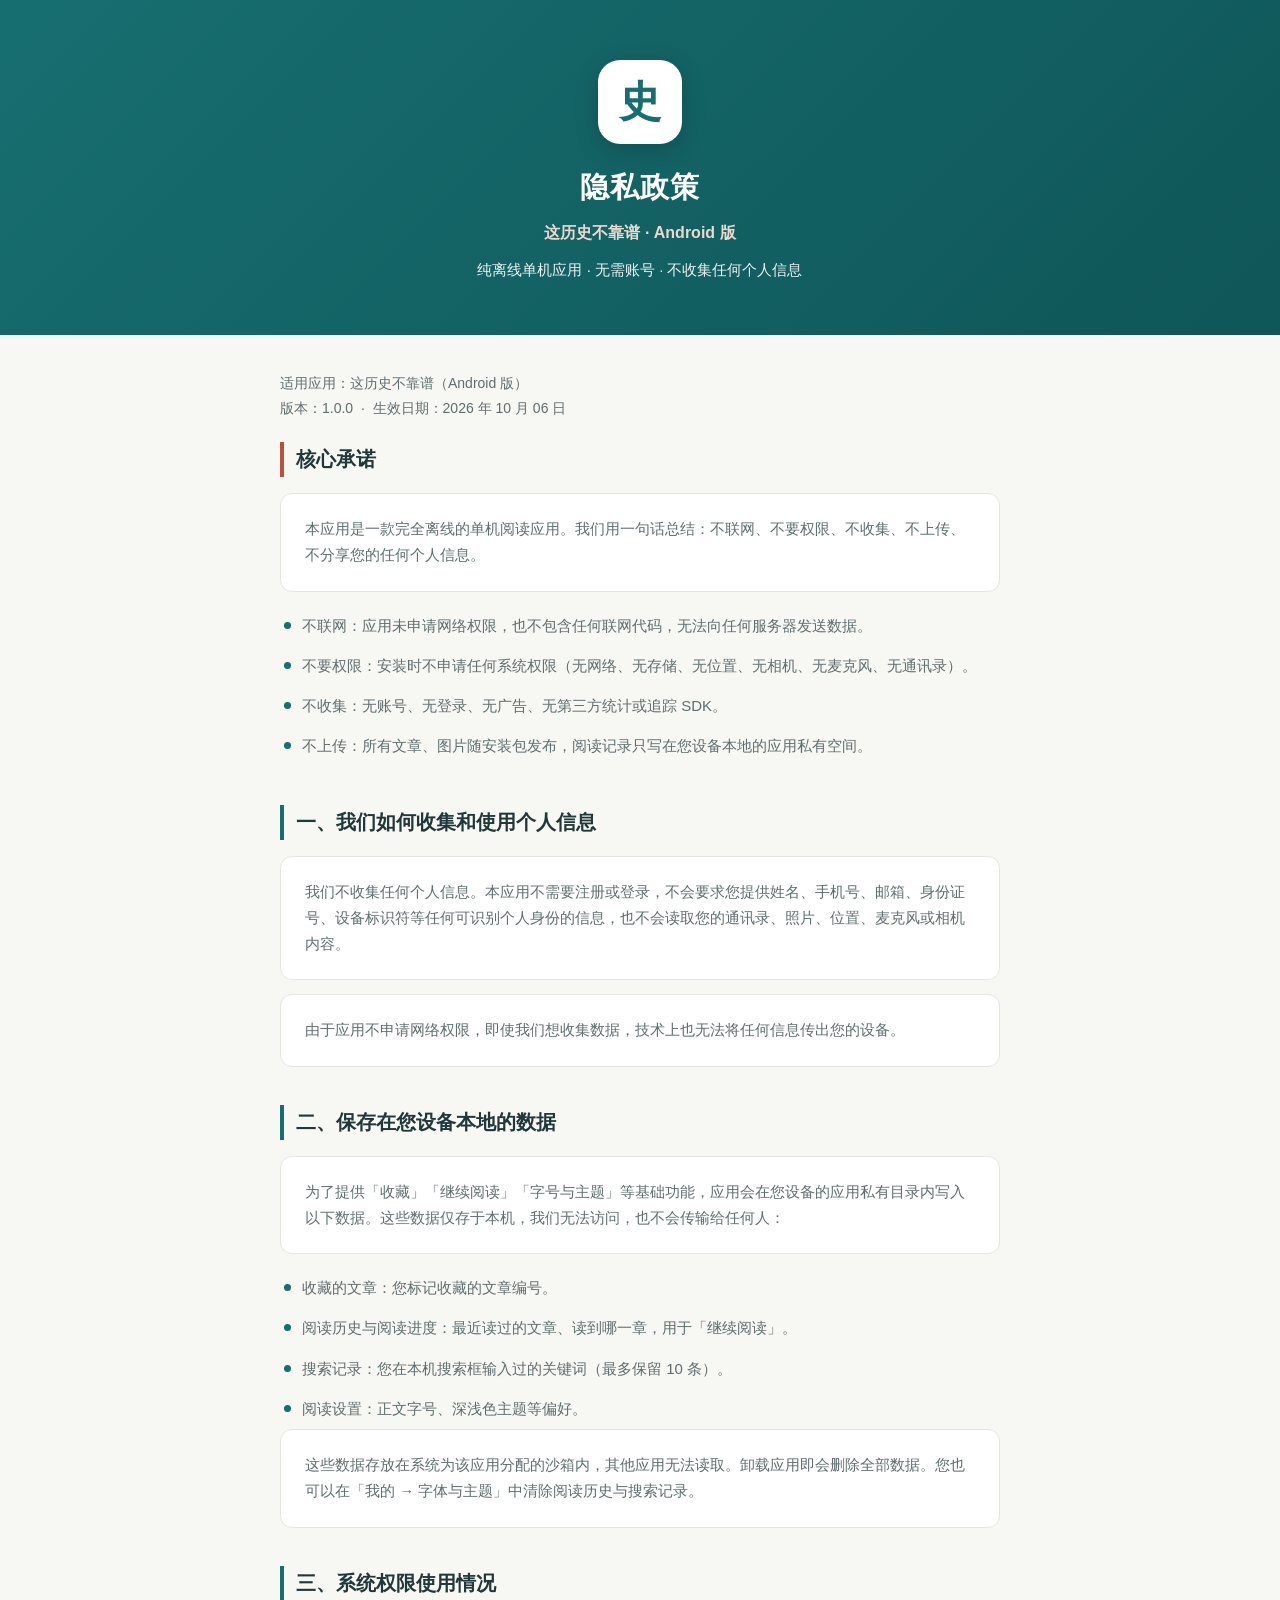
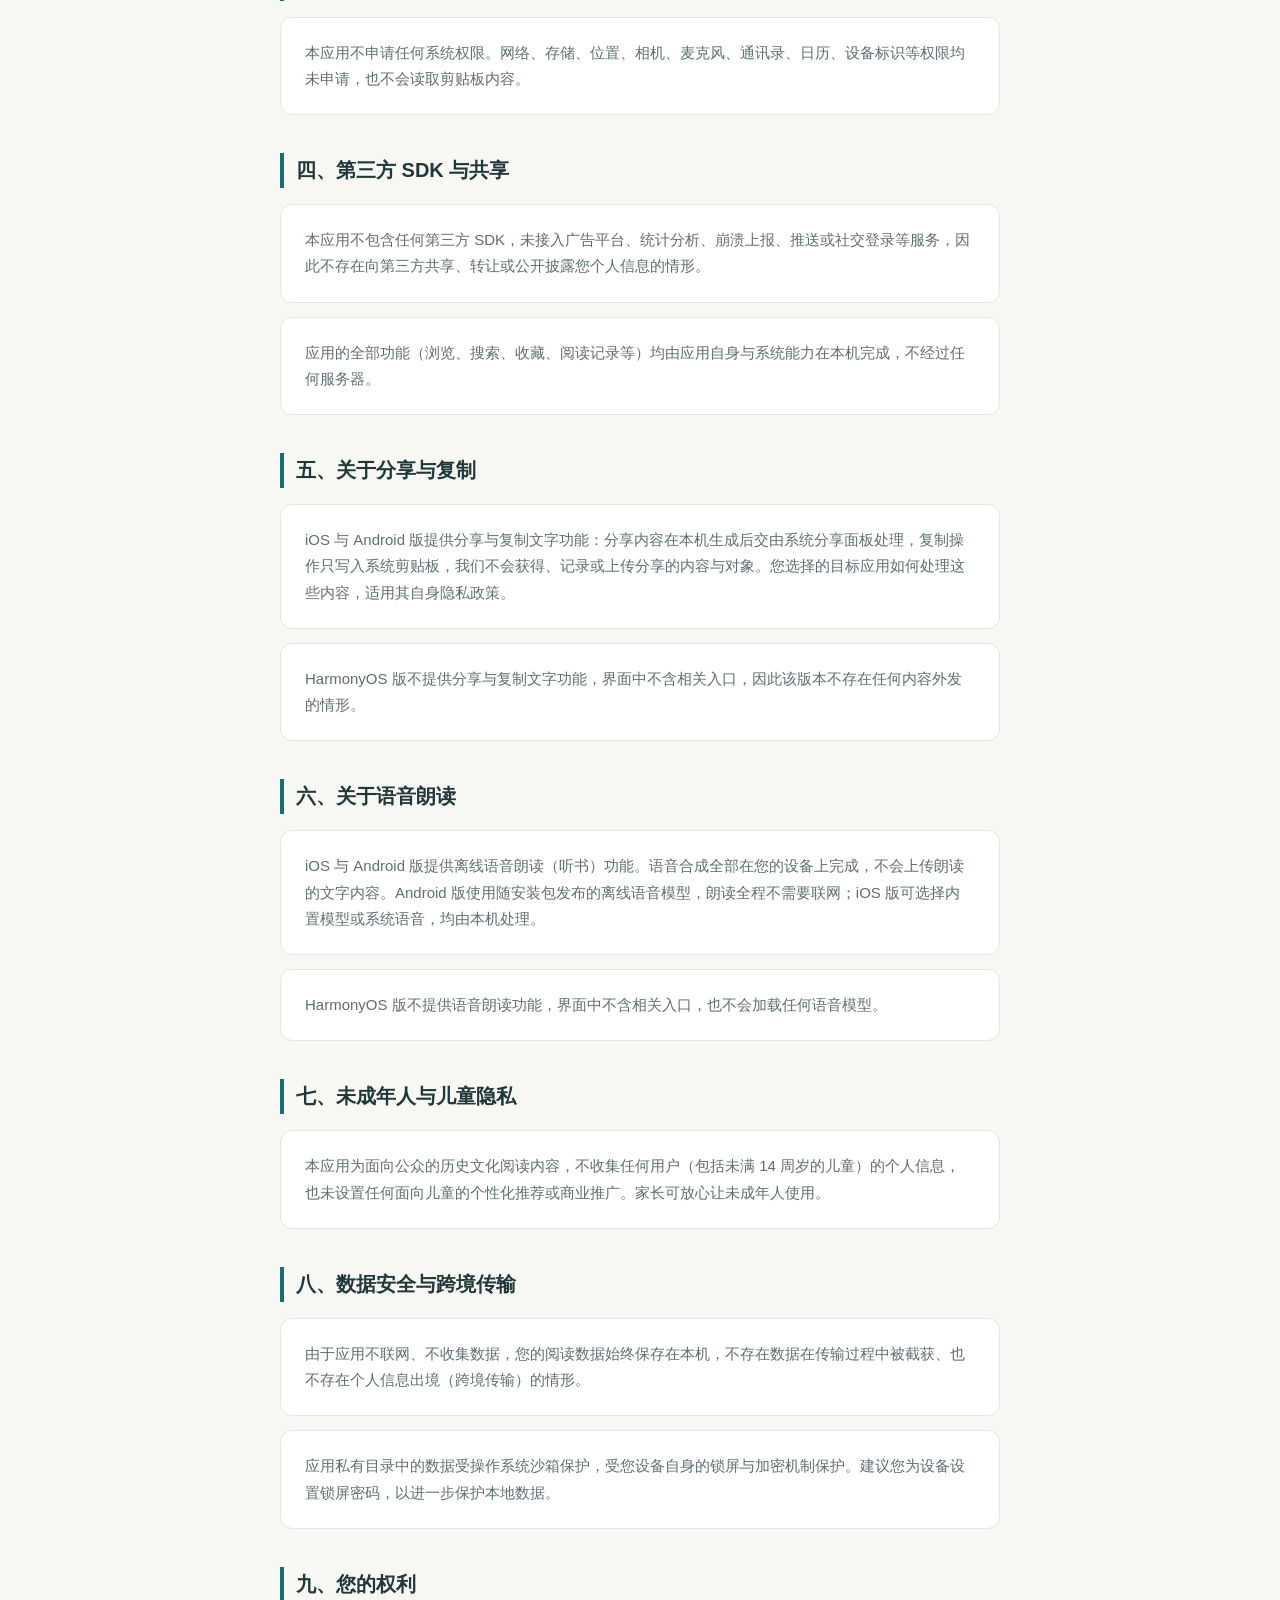
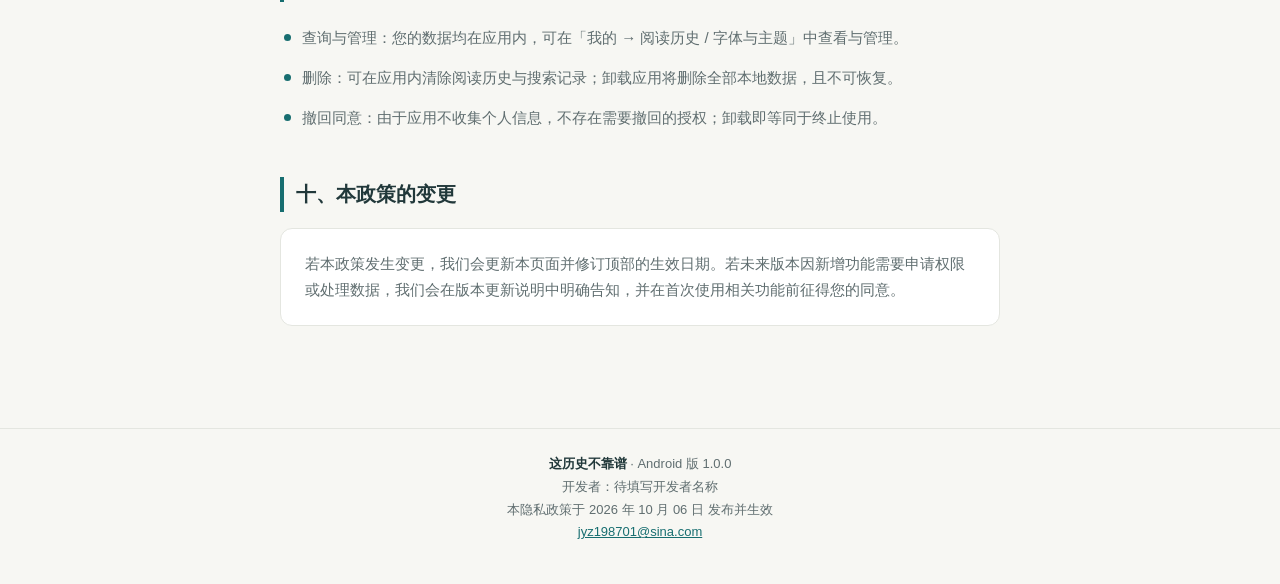
<file: vivo-privacy.html>
<!DOCTYPE html>
<html lang="zh-CN">
<head>
<meta charset="UTF-8">
<meta name="viewport" content="width=device-width, initial-scale=1.0">
<title>隐私政策 - 这历史不靠谱（Android 版）</title>
<meta name="description" content="这历史不靠谱 Android 版隐私政策：无需账号，不申请任何系统权限，不联网，不收集、不上传、不分享任何个人信息。">
<style>
  :root{--paper:#F7F7F3;--ink:#21383A;--teal:#176E70;--coral:#B9513D;--muted:#606E70;--card:#FFF;--line:#E4E6E0}
  *{margin:0;padding:0;box-sizing:border-box}
  body{font-family:"PingFang SC","Noto Sans SC","Microsoft YaHei",-apple-system,sans-serif;
       background:var(--paper);color:var(--ink);line-height:1.75}
  .hero{background:linear-gradient(135deg,var(--teal) 0%,#0F5658 100%);color:#fff;
        padding:60px 20px 52px;text-align:center}
  .hero .icon{width:84px;height:84px;border-radius:22px;background:#fff;margin:0 auto 18px;
        display:flex;align-items:center;justify-content:center;font-size:42px;font-weight:800;
        color:var(--teal);box-shadow:0 6px 24px rgba(0,0,0,.18)}
  .hero h1{font-size:29px;font-weight:700;letter-spacing:1px}
  .hero p{margin-top:10px;font-size:15px;opacity:.92}
  .hero .tagline{margin-top:6px;font-size:16px;font-weight:600;color:#FFE3D6}
  main{max-width:760px;margin:0 auto;padding:36px 20px 64px}
  section{margin-bottom:38px}
  h2{font-size:20px;font-weight:700;margin-bottom:16px;padding-left:12px;border-left:4px solid var(--teal)}
  h2.coral{border-left-color:var(--coral)}
  h3{font-size:16px;font-weight:700;margin:20px 0 8px}
  .meta{font-size:14px;color:var(--muted);margin-bottom:22px}
  .card{background:var(--card);border:1px solid var(--line);border-radius:12px;padding:22px 24px;margin-bottom:14px}
  .card p{font-size:15px;color:var(--muted)}
  .card p+p{margin-top:10px}
  .card b,.card strong{color:var(--ink)}
  ul.plain{list-style:none;margin:4px 0 0}
  ul.plain li{font-size:15px;color:var(--muted);padding:7px 0 7px 22px;position:relative}
  ul.plain li::before{content:"";position:absolute;left:4px;top:16px;width:7px;height:7px;
        border-radius:50%;background:var(--teal)}
  footer{text-align:center;font-size:13px;color:var(--muted);padding:24px 20px 40px;
        border-top:1px solid var(--line)}
  footer strong{color:var(--ink)}
  a{color:var(--teal)}
  @media(max-width:480px){.hero{padding:46px 16px 42px}.hero h1{font-size:25px}
        main{padding:28px 16px 48px}}
</style>
</head>
<body>

<header class="hero">
  <div class="icon">史</div>
  <h1>隐私政策</h1>
  <p class="tagline">这历史不靠谱 · Android 版</p>
  <p>纯离线单机应用 · 无需账号 · 不收集任何个人信息</p>
</header>

<main>

  <p class="meta">
    适用应用：这历史不靠谱（Android 版）<br>
    版本：1.0.0 &nbsp;·&nbsp; 生效日期：2026 年 10 月 06 日
  </p>

  <section>
    <h2 class="coral">核心承诺</h2>
    <div class="card"><p>本应用是一款完全离线的单机阅读应用。我们用一句话总结：不联网、不要权限、不收集、不上传、不分享您的任何个人信息。</p></div>
    <ul class="plain">
        <li>不联网：应用未申请网络权限，也不包含任何联网代码，无法向任何服务器发送数据。</li>
        <li>不要权限：安装时不申请任何系统权限（无网络、无存储、无位置、无相机、无麦克风、无通讯录）。</li>
        <li>不收集：无账号、无登录、无广告、无第三方统计或追踪 SDK。</li>
        <li>不上传：所有文章、图片随安装包发布，阅读记录只写在您设备本地的应用私有空间。</li>
    </ul>
  </section>
  <section>
    <h2>一、我们如何收集和使用个人信息</h2>
    <div class="card"><p>我们不收集任何个人信息。本应用不需要注册或登录，不会要求您提供姓名、手机号、邮箱、身份证号、设备标识符等任何可识别个人身份的信息，也不会读取您的通讯录、照片、位置、麦克风或相机内容。</p></div>
    <div class="card"><p>由于应用不申请网络权限，即使我们想收集数据，技术上也无法将任何信息传出您的设备。</p></div>
  </section>
  <section>
    <h2>二、保存在您设备本地的数据</h2>
    <div class="card"><p>为了提供「收藏」「继续阅读」「字号与主题」等基础功能，应用会在您设备的应用私有目录内写入以下数据。这些数据仅存于本机，我们无法访问，也不会传输给任何人：</p></div>
    <ul class="plain">
        <li>收藏的文章：您标记收藏的文章编号。</li>
        <li>阅读历史与阅读进度：最近读过的文章、读到哪一章，用于「继续阅读」。</li>
        <li>搜索记录：您在本机搜索框输入过的关键词（最多保留 10 条）。</li>
        <li>阅读设置：正文字号、深浅色主题等偏好。</li>
    </ul>
    <div class="card"><p>这些数据存放在系统为该应用分配的沙箱内，其他应用无法读取。卸载应用即会删除全部数据。您也可以在「我的 → 字体与主题」中清除阅读历史与搜索记录。</p></div>
  </section>
  <section>
    <h2>三、系统权限使用情况</h2>
    <div class="card"><p>本应用不申请任何系统权限。网络、存储、位置、相机、麦克风、通讯录、日历、设备标识等权限均未申请，也不会读取剪贴板内容。</p></div>
  </section>
  <section>
    <h2>四、第三方 SDK 与共享</h2>
    <div class="card"><p>本应用不包含任何第三方 SDK，未接入广告平台、统计分析、崩溃上报、推送或社交登录等服务，因此不存在向第三方共享、转让或公开披露您个人信息的情形。</p></div>
    <div class="card"><p>应用的全部功能（浏览、搜索、收藏、阅读记录等）均由应用自身与系统能力在本机完成，不经过任何服务器。</p></div>
  </section>
  <section>
    <h2>五、关于分享与复制</h2>
    <div class="card"><p>iOS 与 Android 版提供分享与复制文字功能：分享内容在本机生成后交由系统分享面板处理，复制操作只写入系统剪贴板，我们不会获得、记录或上传分享的内容与对象。您选择的目标应用如何处理这些内容，适用其自身隐私政策。</p></div>
    <div class="card"><p>HarmonyOS 版不提供分享与复制文字功能，界面中不含相关入口，因此该版本不存在任何内容外发的情形。</p></div>
  </section>
  <section>
    <h2>六、关于语音朗读</h2>
    <div class="card"><p>iOS 与 Android 版提供离线语音朗读（听书）功能。语音合成全部在您的设备上完成，不会上传朗读的文字内容。Android 版使用随安装包发布的离线语音模型，朗读全程不需要联网；iOS 版可选择内置模型或系统语音，均由本机处理。</p></div>
    <div class="card"><p>HarmonyOS 版不提供语音朗读功能，界面中不含相关入口，也不会加载任何语音模型。</p></div>
  </section>
  <section>
    <h2>七、未成年人与儿童隐私</h2>
    <div class="card"><p>本应用为面向公众的历史文化阅读内容，不收集任何用户（包括未满 14 周岁的儿童）的个人信息，也未设置任何面向儿童的个性化推荐或商业推广。家长可放心让未成年人使用。</p></div>
  </section>
  <section>
    <h2>八、数据安全与跨境传输</h2>
    <div class="card"><p>由于应用不联网、不收集数据，您的阅读数据始终保存在本机，不存在数据在传输过程中被截获、也不存在个人信息出境（跨境传输）的情形。</p></div>
    <div class="card"><p>应用私有目录中的数据受操作系统沙箱保护，受您设备自身的锁屏与加密机制保护。建议您为设备设置锁屏密码，以进一步保护本地数据。</p></div>
  </section>
  <section>
    <h2>九、您的权利</h2>
    <ul class="plain">
        <li>查询与管理：您的数据均在应用内，可在「我的 → 阅读历史 / 字体与主题」中查看与管理。</li>
        <li>删除：可在应用内清除阅读历史与搜索记录；卸载应用将删除全部本地数据，且不可恢复。</li>
        <li>撤回同意：由于应用不收集个人信息，不存在需要撤回的授权；卸载即等同于终止使用。</li>
    </ul>
  </section>
  <section>
    <h2>十、本政策的变更</h2>
    <div class="card"><p>若本政策发生变更，我们会更新本页面并修订顶部的生效日期。若未来版本因新增功能需要申请权限或处理数据，我们会在版本更新说明中明确告知，并在首次使用相关功能前征得您的同意。</p></div>
  </section>

</main>

<footer>
  <strong>这历史不靠谱</strong> · Android 版 1.0.0<br>
  <!-- 上架前必须替换为开发者真实姓名或主体全称，且与 vivo 开发者账号一致；
       不一致或留空会以「隐私政策内无开发者名称」驳回。 -->
  开发者：待填写开发者名称<br>
  本隐私政策于 2026 年 10 月 06 日 发布并生效<br>
  <a href="mailto:jyz198701@sina.com">jyz198701@sina.com</a>
</footer>

</body>
</html>
</file>
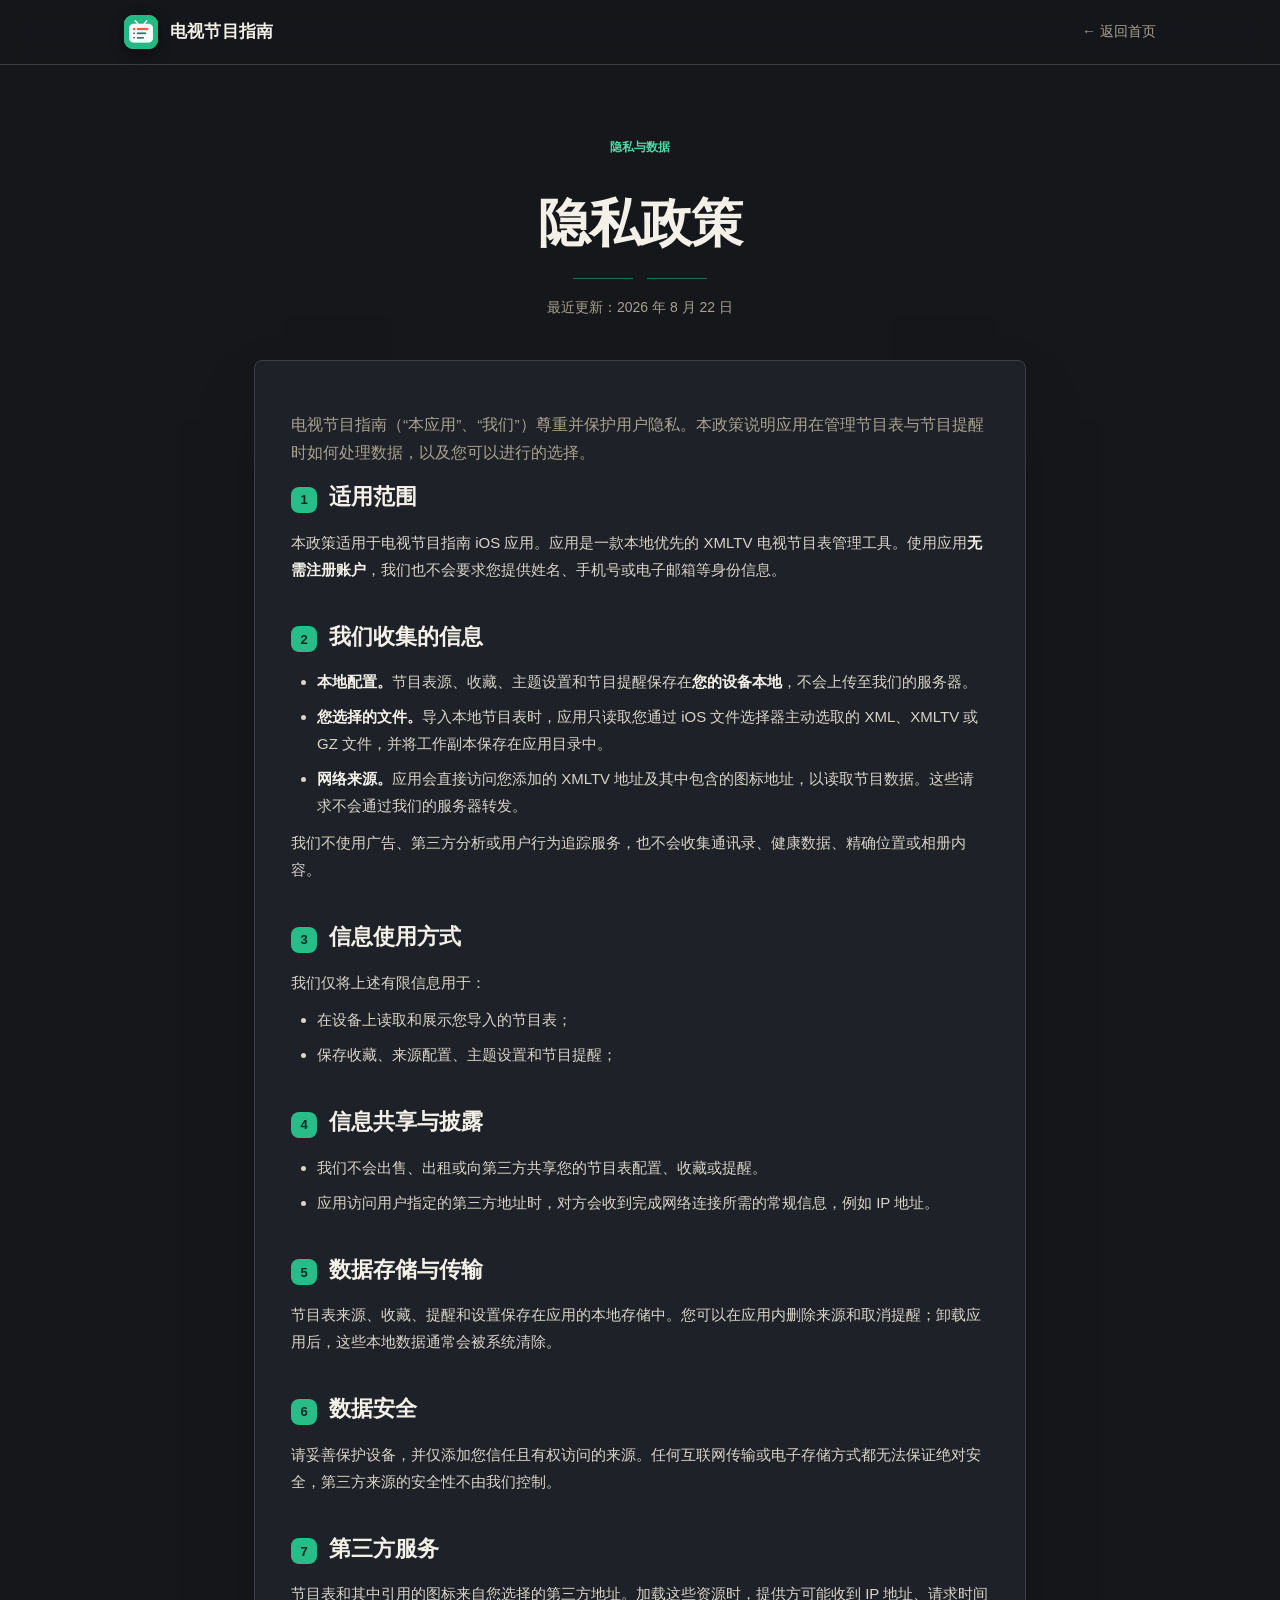
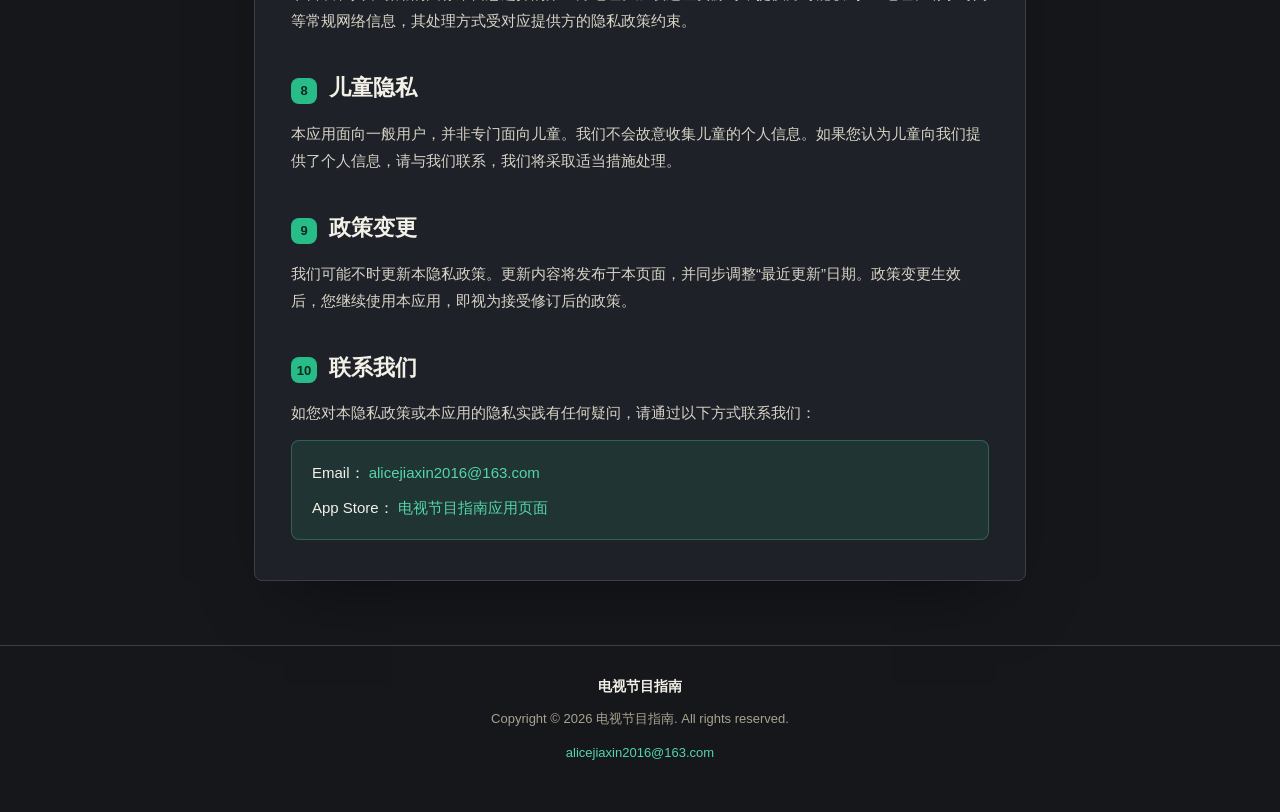
<file: website/privacy.html>
<!DOCTYPE html>
<html lang="zh-CN">
<head>
  <meta charset="UTF-8" />
  <meta name="viewport" content="width=device-width, initial-scale=1.0" />
  <meta name="theme-color" content="#15171b" />
  <title>隐私政策 — 电视节目指南</title>
  <meta
    name="description"
    content="电视节目指南隐私政策。了解应用可能收集的信息、使用方式以及您的隐私选择。"
  />
  <style>
    :root {
      --bg: #15171B;
      --bg-elev: #1E2127;
      --ink: #F3F0E8;
      --muted: #A9A28F;
      --accent: #28BD88;
      --accent-soft: #54D6A7;
      --border: #3A3F47;
      --shadow: rgba(0, 0, 0, 0.5);
      --maxw: 820px;
    }

    * { box-sizing: border-box; margin: 0; padding: 0; }
    html { scroll-behavior: smooth; }

    body {
      background: var(--bg);
      color: var(--ink);
      font-family: -apple-system, BlinkMacSystemFont, "SF Pro Text", "PingFang SC",
        "Helvetica Neue", "Segoe UI", sans-serif;
      font-weight: 400;
      line-height: 1.8;
      -webkit-font-smoothing: antialiased;
    }

    a { color: var(--accent-soft); text-decoration: none; }
    a:hover { text-decoration: underline; }

    .wrap { max-width: var(--maxw); margin: 0 auto; padding: 0 24px; }

    header {
      position: sticky; top: 0; z-index: 20;
      backdrop-filter: saturate(140%) blur(12px);
      background: rgba(21, 23, 27, 0.72);
      border-bottom: 1px solid var(--border);
    }
    .nav {
      display: flex; align-items: center; justify-content: space-between; height: 64px;
      max-width: 1080px; margin: 0 auto; padding: 0 24px;
    }
    .brand { display: flex; align-items: center; gap: 12px; color: inherit; text-decoration: none; }
    .brand:hover { text-decoration: none; }
    .brand .logo {
      width: 34px; height: 34px; border-radius: 9px; overflow: hidden;
      box-shadow: 0 4px 14px rgba(0,0,0,0.4);
      background: var(--accent);
    }
    .brand .logo img { width: 100%; height: 100%; display: block; object-fit: cover; }
    .brand .name { font-size: 17px; font-weight: 600; letter-spacing: 0.2px; color: var(--ink); }
    .nav .back { font-size: 14px; color: var(--muted); }
    .nav .back:hover { color: var(--ink); text-decoration: none; }

    .doc-head { text-align: center; padding: 72px 0 40px; }
    .doc-head .eyebrow {
      font-size: 12px; letter-spacing: 0;
      color: var(--accent-soft); margin-bottom: 18px; font-weight: 600;
    }
    .doc-head h1 {
      font-size: clamp(34px, 6vw, 52px);
      font-weight: 700; letter-spacing: -0.02em;
    }
    .doc-head .meta { color: var(--muted); font-size: 14px; margin-top: 16px; }

    .rule { display: flex; align-items: center; justify-content: center; gap: 14px; margin: 8px 0 0; }
    .rule::before, .rule::after {
      content: ""; height: 1px; width: 60px;
      background: rgba(40, 189, 136, 0.55);
    }

    article {
      background: var(--bg-elev);
      border: 1px solid var(--border);
      border-radius: 8px;
      padding: 40px 36px;
      margin-bottom: 64px;
      box-shadow: 0 30px 70px -30px var(--shadow);
    }
    article > p.intro { color: var(--muted); font-size: 15.5px; }

    h2 {
      font-size: 22px; font-weight: 700;
      color: var(--ink);
      margin: 34px 0 12px;
      display: flex; align-items: baseline; gap: 12px;
    }
    h2 .num {
      font-size: 13px; font-weight: 700;
      color: #082A20;
      background: var(--accent);
      width: 26px; height: 26px; border-radius: 8px;
      display: inline-grid; place-items: center; flex: 0 0 auto;
    }
    h2:first-of-type { margin-top: 10px; }

    p { font-size: 15px; color: #d9d4c8; margin: 10px 0; }
    ul { margin: 10px 0 10px 4px; padding-left: 22px; }
    li { font-size: 15px; color: #d9d4c8; margin: 8px 0; }
    strong { color: var(--ink); font-weight: 600; }

    .contact-box {
      margin-top: 14px;
      padding: 18px 20px;
      border-radius: 8px;
      background: rgba(40, 189, 136, 0.12);
      border: 1px solid rgba(84, 214, 167, 0.28);
    }
    .contact-box p { color: var(--ink); }

    footer {
      border-top: 1px solid var(--border);
      padding: 28px 0 48px;
      color: var(--muted);
      font-size: 13px;
      text-align: center;
    }
    footer .fbrand {
      color: var(--ink); font-weight: 600; margin-bottom: 8px; font-size: 14px;
    }

    @media (max-width: 640px) {
      article { padding: 28px 20px; }
      .doc-head { padding: 48px 0 28px; }
      .nav { padding: 0 16px; }
    }
  </style>
</head>
<body>
  <header>
    <div class="nav">
      <a class="brand" href="./index.html">
        <div class="logo">
          <img src="./assets/app-icon.png?v=20260822-green" alt="电视节目指南" />
        </div>
        <div class="name">电视节目指南</div>
      </a>
      <a class="back" href="./index.html">← 返回首页</a>
    </div>
  </header>

  <main class="wrap">
    <div class="doc-head">
      <div class="eyebrow">隐私与数据</div>
      <h1>隐私政策</h1>
      <div class="rule"></div>
      <div class="meta">最近更新：2026 年 8 月 22 日</div>
    </div>

    <article>
      <p class="intro">
        电视节目指南（“本应用”、“我们”）尊重并保护用户隐私。本政策说明应用在管理节目表与节目提醒时如何处理数据，以及您可以进行的选择。
      </p>

      <h2><span class="num">1</span>适用范围</h2>
      <p>
        本政策适用于电视节目指南 iOS 应用。应用是一款本地优先的 XMLTV 电视节目表管理工具。使用应用<strong>无需注册账户</strong>，我们也不会要求您提供姓名、手机号或电子邮箱等身份信息。
      </p>

      <h2><span class="num">2</span>我们收集的信息</h2>
      <ul>
        <li>
          <strong>本地配置。</strong>节目表源、收藏、主题设置和节目提醒保存在<strong>您的设备本地</strong>，不会上传至我们的服务器。
        </li>
        <li>
          <strong>您选择的文件。</strong>导入本地节目表时，应用只读取您通过 iOS 文件选择器主动选取的 XML、XMLTV 或 GZ 文件，并将工作副本保存在应用目录中。
        </li>
        <li>
          <strong>网络来源。</strong>应用会直接访问您添加的 XMLTV 地址及其中包含的图标地址，以读取节目数据。这些请求不会通过我们的服务器转发。
        </li>
      </ul>
      <p>
        我们不使用广告、第三方分析或用户行为追踪服务，也不会收集通讯录、健康数据、精确位置或相册内容。
      </p>

      <h2><span class="num">3</span>信息使用方式</h2>
      <p>我们仅将上述有限信息用于：</p>
      <ul>
        <li>在设备上读取和展示您导入的节目表；</li>
        <li>保存收藏、来源配置、主题设置和节目提醒；</li>
      </ul>

      <h2><span class="num">4</span>信息共享与披露</h2>
      <ul>
        <li>我们不会出售、出租或向第三方共享您的节目表配置、收藏或提醒。</li>
        <li>应用访问用户指定的第三方地址时，对方会收到完成网络连接所需的常规信息，例如 IP 地址。</li>
      </ul>

      <h2><span class="num">5</span>数据存储与传输</h2>
      <p>
        节目表来源、收藏、提醒和设置保存在应用的本地存储中。您可以在应用内删除来源和取消提醒；卸载应用后，这些本地数据通常会被系统清除。
      </p>

      <h2><span class="num">6</span>数据安全</h2>
      <p>
        请妥善保护设备，并仅添加您信任且有权访问的来源。任何互联网传输或电子存储方式都无法保证绝对安全，第三方来源的安全性不由我们控制。
      </p>

      <h2><span class="num">7</span>第三方服务</h2>
      <p>
        节目表和其中引用的图标来自您选择的第三方地址。加载这些资源时，提供方可能收到 IP 地址、请求时间等常规网络信息，其处理方式受对应提供方的隐私政策约束。
      </p>

      <h2><span class="num">8</span>儿童隐私</h2>
      <p>
        本应用面向一般用户，并非专门面向儿童。我们不会故意收集儿童的个人信息。如果您认为儿童向我们提供了个人信息，请与我们联系，我们将采取适当措施处理。
      </p>

      <h2><span class="num">9</span>政策变更</h2>
      <p>
        我们可能不时更新本隐私政策。更新内容将发布于本页面，并同步调整“最近更新”日期。政策变更生效后，您继续使用本应用，即视为接受修订后的政策。
      </p>

      <h2><span class="num">10</span>联系我们</h2>
      <p>如您对本隐私政策或本应用的隐私实践有任何疑问，请通过以下方式联系我们：</p>
      <div class="contact-box">
        <p style="margin:0 0 8px;">
          Email：
          <a href="mailto:alicejiaxin2016@163.com">alicejiaxin2016@163.com</a>
        </p>
        <p style="margin:0;">
          App Store：
          <a href="https://apps.apple.com/app/id6814102897" target="_blank" rel="noreferrer">
            电视节目指南应用页面
          </a>
        </p>
      </div>
    </article>
  </main>

  <footer>
    <div class="wrap">
      <div class="fbrand">电视节目指南</div>
      <div>Copyright © 2026 电视节目指南. All rights reserved.</div>
      <div style="margin-top:10px;">
        <a href="mailto:alicejiaxin2016@163.com">alicejiaxin2016@163.com</a>
      </div>
    </div>
  </footer>
</body>
</html>
</file>
<file: website/styles.css>
:root {
  --green: #22b985;
  --green-dark: #13775a;
  --green-deep: #0e4f3e;
  --green-pale: #dff7ee;
  --coral: #f35b50;
  --ink: #181b1f;
  --muted: #646b70;
  --paper: #f4f6f4;
  --white: #ffffff;
  --line: #d9dfdc;
  --night: #1b1f22;
  --container: 1180px;
}

* { box-sizing: border-box; }
html { scroll-behavior: smooth; }
body {
  margin: 0;
  color: var(--ink);
  background: var(--paper);
  font-family: -apple-system, BlinkMacSystemFont, "SF Pro Text", "PingFang SC", "Helvetica Neue", Arial, sans-serif;
  -webkit-font-smoothing: antialiased;
}
img { display: block; max-width: 100%; }
a { color: inherit; text-decoration: none; }
h1, h2, h3, p, figure { margin: 0; }
.container { width: min(calc(100% - 48px), var(--container)); margin-inline: auto; }

.site-header {
  position: fixed;
  z-index: 50;
  top: 0;
  right: 0;
  left: 0;
  background: rgba(255, 255, 255, 0.94);
  border-bottom: 1px solid rgba(24, 27, 31, 0.1);
  backdrop-filter: blur(14px);
}
.nav { min-height: 70px; display: flex; align-items: center; gap: 34px; }
.brand { display: inline-flex; align-items: center; gap: 11px; font-size: 16px; font-weight: 760; white-space: nowrap; }
.brand img { width: 38px; height: 38px; border-radius: 8px; }
.nav-links { display: flex; align-items: center; gap: 25px; margin-left: auto; color: var(--muted); font-size: 14px; }
.nav-links a, .footer-links a { transition: color 160ms ease; }
.nav-links a:hover, .footer-links a:hover { color: var(--green-dark); }
.nav-download { min-height: 40px; display: inline-flex; align-items: center; padding: 0 15px; color: var(--white); background: var(--night); border-radius: 7px; font-size: 13px; font-weight: 700; }

.hero {
  position: relative;
  min-height: min(860px, 92vh);
  margin-top: 70px;
  overflow: hidden;
  color: var(--white);
  background: var(--green);
}
.hero::after { content: ""; position: absolute; right: 0; bottom: 0; left: 0; height: 1px; background: rgba(255,255,255,.35); }
.hero-inner { position: relative; z-index: 2; min-height: min(860px, 92vh); display: flex; align-items: center; }
.hero-copy { width: min(56%, 650px); padding: 70px 0 110px; }
.product-mark { display: inline-flex; align-items: center; gap: 12px; margin-bottom: 34px; font-size: 13px; font-weight: 700; }
.product-mark img { width: 48px; height: 48px; border-radius: 10px; box-shadow: 0 8px 22px rgba(9, 78, 57, .18); }
h1 { max-width: 640px; font-size: clamp(58px, 7vw, 94px); line-height: 1.16; font-weight: 790; letter-spacing: 0; }
.hero-lead { max-width: 610px; margin-top: 28px; color: #eafff7; font-size: clamp(20px, 2.3vw, 28px); line-height: 1.6; font-weight: 540; }
.hero-actions { display: flex; flex-wrap: wrap; gap: 12px; margin-top: 34px; }
.button { min-height: 50px; display: inline-flex; align-items: center; justify-content: center; padding: 0 21px; border: 1px solid transparent; border-radius: 7px; font-size: 15px; font-weight: 720; transition: transform 160ms ease, background 160ms ease; }
.button:hover { transform: translateY(-1px); }
.button-primary { color: var(--ink); background: var(--white); }
.button-primary:hover { background: #eefbf6; }
.button-quiet { color: var(--white); border-color: rgba(255,255,255,.65); }
.button-quiet:hover { background: rgba(255,255,255,.1); }
.button-dark { color: var(--white); background: var(--night); }
.hero-note { margin-top: 22px; color: #d8f8ec; font-size: 13px; line-height: 1.6; }
.hero-visual { position: absolute; z-index: 1; top: 55px; right: max(-52px, calc((100vw - var(--container)) / 2 - 70px)); bottom: -210px; width: min(42vw, 500px); overflow: hidden; border: 10px solid #101314; border-bottom: 0; border-radius: 52px 52px 0 0; background: #f6f7f8; box-shadow: 0 38px 80px rgba(8, 74, 53, .28); transform: rotate(1.5deg); }
.hero-visual img { width: 100%; height: 100%; object-fit: cover; object-position: top; }

.signal-strip { color: var(--white); background: var(--night); }
.signal-grid { min-height: 118px; display: grid; grid-template-columns: repeat(4, 1fr); }
.signal-grid div { display: flex; flex-direction: column; justify-content: center; gap: 7px; padding: 22px 28px; border-left: 1px solid #373d3f; }
.signal-grid div:last-child { border-right: 1px solid #373d3f; }
.signal-grid strong { font-size: 16px; }
.signal-grid span { color: #aeb5b3; font-size: 13px; }

.section { padding: 104px 0; }
.eyebrow { margin-bottom: 16px; color: var(--green-dark); font-size: 12px; line-height: 1.4; font-weight: 780; }
h2 { font-size: clamp(34px, 4.3vw, 56px); line-height: 1.13; font-weight: 760; letter-spacing: 0; }
h3 { font-size: 19px; line-height: 1.35; font-weight: 730; }
.section-lead, .section-heading > p, .workflow-heading > p, .capability-grid p, .feature-lines p, .faq-list p, .privacy-copy p, .footer p { color: var(--muted); font-size: 16px; line-height: 1.75; }
.section-heading { max-width: 790px; margin-bottom: 48px; }
.section-heading h2 { margin-bottom: 16px; }

.guide-showcase { background: var(--white); }
.showcase-layout { display: grid; grid-template-columns: minmax(0, 1fr) minmax(330px, 470px); gap: 9vw; align-items: center; }
.showcase-copy .section-lead { max-width: 650px; margin-top: 24px; }
.feature-lines { margin-top: 42px; border-top: 1px solid var(--line); }
.feature-lines > div { display: grid; grid-template-columns: 44px 1fr; gap: 18px; padding: 21px 0; border-bottom: 1px solid var(--line); }
.feature-lines > div > span { padding-top: 4px; color: var(--coral); font-size: 12px; font-weight: 800; }
.feature-lines h3 { margin-bottom: 5px; }
.phone-shot { max-height: 720px; overflow: hidden; border: 9px solid var(--night); border-radius: 42px; background: #f6f7f8; box-shadow: 0 30px 70px rgba(24, 27, 31, .16); }
.phone-shot img { width: 100%; }

.feature-band { background: var(--paper); }
.capability-grid { display: grid; grid-template-columns: repeat(2, minmax(0, 1fr)); border-top: 1px solid var(--line); border-left: 1px solid var(--line); }
.capability-grid article { min-height: 245px; padding: 30px; border-right: 1px solid var(--line); border-bottom: 1px solid var(--line); }
.capability-index { display: block; margin-bottom: 50px; color: var(--coral); font-size: 12px; font-weight: 800; }
.capability-grid h3 { margin-bottom: 10px; }
.capability-grid p { max-width: 470px; }

.workflow { color: var(--white); background: var(--night); }
.workflow .eyebrow { color: #64d6ae; }
.workflow-layout { display: grid; grid-template-columns: .9fr 1.1fr; gap: 9vw; align-items: start; }
.workflow-heading > p { max-width: 530px; margin-top: 22px; color: #afb6b4; }
.workflow-steps { padding: 0; margin: 0; list-style: none; border-top: 1px solid #3a4042; }
.workflow-steps li { display: grid; grid-template-columns: 52px 1fr; gap: 18px; padding: 27px 0; border-bottom: 1px solid #3a4042; }
.workflow-steps li > span { width: 36px; height: 36px; display: grid; place-items: center; color: var(--night); background: var(--green); border-radius: 50%; font-size: 13px; font-weight: 800; }
.workflow-steps strong { display: block; margin: 5px 0 8px; font-size: 19px; }
.workflow-steps p { color: #afb6b4; font-size: 15px; line-height: 1.7; }

.gallery { overflow: hidden; background: var(--white); }
.gallery-heading { max-width: none; display: flex; align-items: end; justify-content: space-between; gap: 40px; }
.gallery-heading > div { max-width: 760px; }
.gallery-heading > p { max-width: 250px; text-align: right; }
.screenshot-grid { display: grid; grid-template-columns: repeat(3, minmax(0, 1fr)); gap: 22px; }
.screenshot-grid figure { min-width: 0; }
.screenshot-grid img { width: 100%; aspect-ratio: 1206 / 2622; object-fit: cover; object-position: top; border: 1px solid var(--line); border-radius: 8px; }
.screenshot-grid figcaption { padding-top: 14px; color: var(--muted); font-size: 14px; }

.privacy-band { color: #07372a; background: var(--green); }
.privacy-band .eyebrow { color: #0b5c45; }
.privacy-layout { display: grid; grid-template-columns: 1.05fr .95fr; gap: 9vw; align-items: start; }
.privacy-copy p { color: #0b4d3a; font-size: 18px; }
.privacy-copy a { display: inline-block; margin-top: 24px; padding-bottom: 4px; border-bottom: 1px solid #0b4d3a; font-size: 14px; font-weight: 750; }

.help { background: var(--paper); }
.help-layout { display: grid; grid-template-columns: .72fr 1.28fr; gap: 9vw; align-items: start; }
.faq-list { border-top: 1px solid var(--line); }
.faq-list details { padding: 23px 0; border-bottom: 1px solid var(--line); }
.faq-list summary { position: relative; padding-right: 32px; cursor: pointer; list-style: none; font-size: 17px; font-weight: 720; }
.faq-list summary::-webkit-details-marker { display: none; }
.faq-list summary::after { content: "+"; position: absolute; top: -3px; right: 3px; color: var(--green-dark); font-size: 24px; font-weight: 400; }
.faq-list details[open] summary::after { content: "\2212"; }
.faq-list p { padding: 14px 42px 0 0; }

.download-band { padding: 42px 0; color: var(--ink); background: var(--white); border-top: 1px solid var(--line); }
.download-layout { display: flex; justify-content: space-between; align-items: center; gap: 28px; }
.download-brand { display: flex; align-items: center; gap: 16px; }
.download-brand img { width: 64px; height: 64px; border-radius: 14px; }
.download-brand strong, .download-brand span { display: block; }
.download-brand strong { margin-bottom: 6px; font-size: 20px; }
.download-brand span { color: var(--muted); font-size: 14px; }

.footer { padding: 52px 0 30px; color: #c1c6c4; background: var(--night); }
.footer-main { display: flex; justify-content: space-between; gap: 40px; padding-bottom: 44px; }
.footer-main strong { color: var(--white); font-size: 18px; }
.footer-main p { margin-top: 9px; color: #8f9794; font-size: 14px; }
.footer-links { display: flex; flex-wrap: wrap; align-items: flex-start; gap: 24px; font-size: 14px; }
.footer-meta { display: flex; justify-content: space-between; gap: 24px; padding-top: 22px; color: #7f8784; border-top: 1px solid #373d3f; font-size: 12px; }

@media (max-width: 960px) {
  .nav-links { display: none; }
  .nav-download { margin-left: auto; }
  .hero-copy { width: 65%; }
  .hero-visual { right: -150px; width: 480px; opacity: .58; }
  .signal-grid { grid-template-columns: repeat(2, 1fr); }
  .signal-grid div:nth-child(3) { border-top: 1px solid #373d3f; }
  .signal-grid div:nth-child(4) { border-top: 1px solid #373d3f; }
  .showcase-layout { gap: 7vw; }
  .workflow-layout, .privacy-layout, .help-layout { grid-template-columns: 1fr; gap: 52px; }
  .screenshot-grid { width: 900px; }
}

@media (max-width: 680px) {
  .container { width: min(calc(100% - 32px), var(--container)); }
  .site-header { position: absolute; background: rgba(255,255,255,.96); }
  .nav { min-height: 62px; }
  .brand { font-size: 14px; }
  .brand img { width: 34px; height: 34px; }
  .nav-download { min-height: 36px; padding: 0 11px; font-size: 12px; }
  .hero { min-height: 780px; margin-top: 62px; }
  .hero-inner { min-height: 780px; align-items: flex-start; }
  .hero-copy { width: 100%; padding: 54px 0 0; }
  .product-mark { margin-bottom: 25px; }
  h1 { max-width: 420px; font-size: clamp(48px, 15vw, 68px); line-height: 1.16; }
  .hero-lead { max-width: 460px; font-size: 19px; }
  .hero-note { max-width: 270px; }
  .hero-visual { top: 455px; right: -36px; bottom: -250px; width: 310px; opacity: 1; border-width: 7px; border-radius: 34px 34px 0 0; transform: rotate(0); }
  .signal-grid div { padding: 19px 14px; }
  .signal-grid div:nth-child(odd) { border-left: 0; }
  .signal-grid div:last-child { border-right: 0; }
  .signal-grid strong { font-size: 14px; }
  .signal-grid span { font-size: 12px; line-height: 1.45; }
  .section { padding: 76px 0; }
  .showcase-layout { grid-template-columns: 1fr; gap: 52px; }
  .phone-shot { width: min(100%, 390px); max-height: 600px; border-width: 7px; border-radius: 34px; }
  .capability-grid { grid-template-columns: 1fr; }
  .capability-grid article { min-height: 210px; padding: 25px; }
  .capability-index { margin-bottom: 34px; }
  .gallery-heading { display: block; }
  .gallery-heading > p { margin-top: 14px; text-align: left; }
  .screenshot-grid { width: auto; grid-template-columns: 1fr; gap: 34px; }
  .screenshot-grid figure:nth-child(n+3) { display: none; }
  .screenshot-grid img { max-height: 720px; object-fit: cover; }
  .privacy-copy p { font-size: 16px; }
  .download-layout, .footer-main, .footer-meta { align-items: flex-start; flex-direction: column; }
  .download-layout .button { width: 100%; }
  .footer-links { gap: 18px; }
}

@media (prefers-reduced-motion: reduce) {
  html { scroll-behavior: auto; }
  .button { transition: none; }
}
</file>
